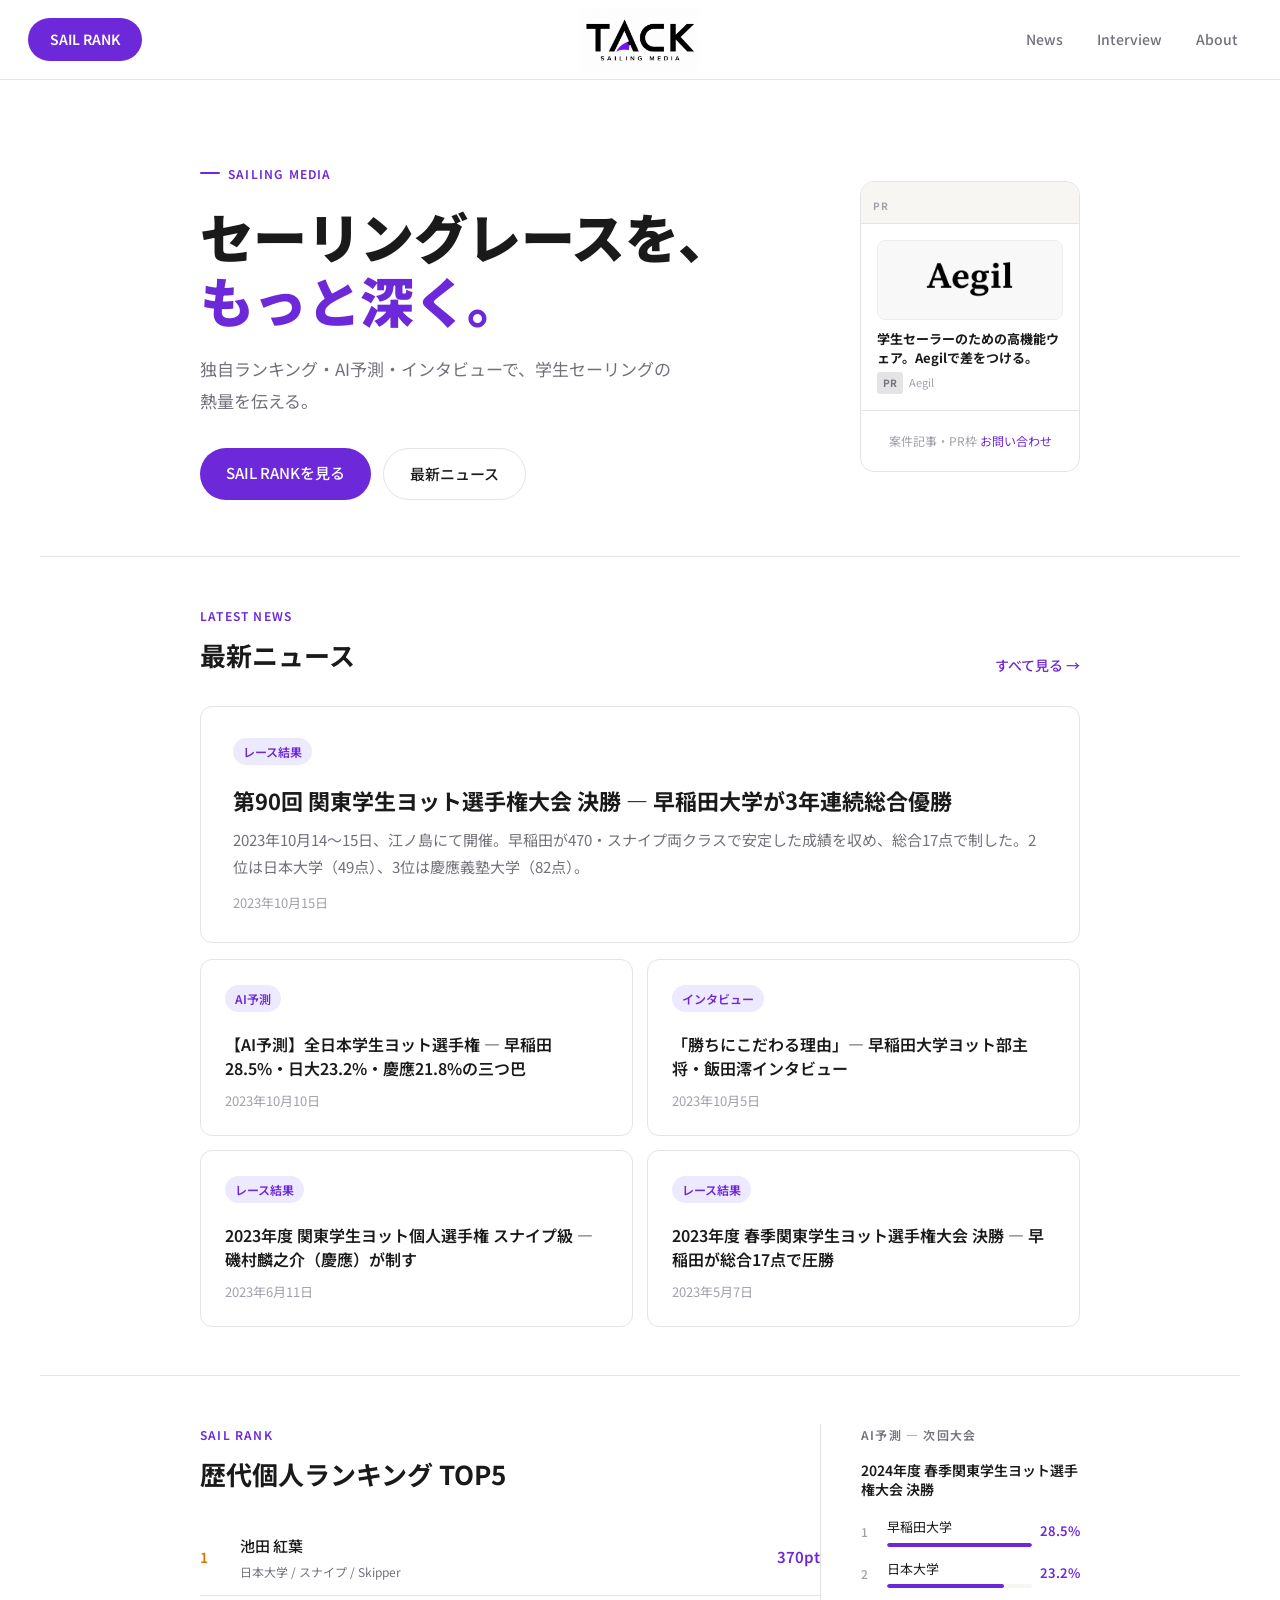
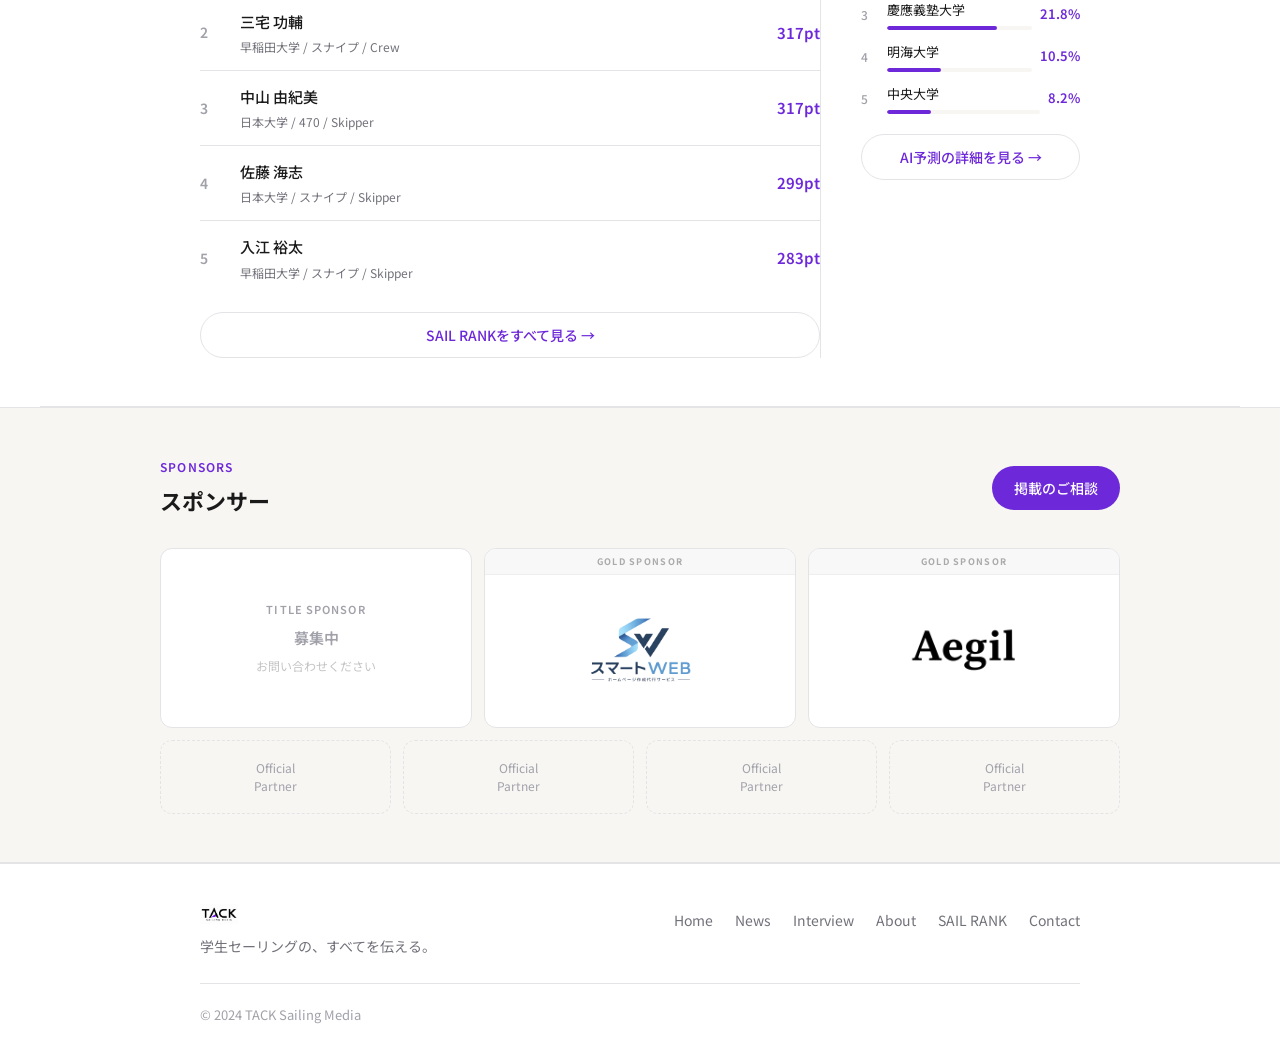
<file: index.html>
<!doctype html>
<html lang="ja">
<head>
<meta charset="utf-8">
<meta name="viewport" content="width=device-width,initial-scale=1">
<title>TACK — Sailing Media</title>
<link href="https://fonts.googleapis.com/css2?family=Noto+Sans+JP:wght@400;500;700;900&family=Noto+Serif+JP:wght@700&display=swap" rel="stylesheet">
<style>

:root{--black:#111;--white:#fff;--off:#f7f6f3;--purple:#6d28d9;--purple-s:#ede9fe;--text:#1a1a1a;--muted:#71717a;--light:#a1a1aa;--border:#e4e4e7;--radius:12px}
*,*::before,*::after{box-sizing:border-box;margin:0;padding:0}
body{font-family:'Noto Sans JP',sans-serif;background:#fff;color:#1a1a1a;font-size:17px;line-height:1.75;-webkit-font-smoothing:antialiased}
a{text-decoration:none;color:inherit}
img{display:block;max-width:100%}
.page-hero{padding:64px 40px 48px;max-width:960px;margin:0 auto}
.page-eyebrow{display:inline-flex;align-items:center;gap:8px;font-size:12px;font-weight:600;color:#6d28d9;letter-spacing:.1em;text-transform:uppercase;margin-bottom:16px}
.page-eyebrow::before{content:'';width:20px;height:2px;background:#6d28d9;border-radius:2px}
.page-title{font-size:clamp(28px,4vw,42px);font-weight:900;line-height:1.2;margin-bottom:12px}
.page-desc{font-size:17px;color:#71717a;line-height:1.85;max-width:540px}
.divider{height:1px;background:#e4e4e7;margin:0 40px}
.sec{padding:48px 40px;max-width:960px;margin:0 auto}
.sec-hd{display:flex;align-items:flex-end;justify-content:space-between;margin-bottom:24px;gap:16px}
.sec-label{font-size:12px;font-weight:600;color:#6d28d9;letter-spacing:.12em;text-transform:uppercase;margin-bottom:6px}
.sec-title{font-size:22px;font-weight:700}
.sec-more{font-size:14px;font-weight:500;color:#6d28d9}
.cat{display:inline-block;font-size:12px;font-weight:600;color:#6d28d9;background:#ede9fe;padding:3px 10px;border-radius:99px;margin-bottom:10px}
.date{font-size:13px;color:#a1a1aa}
.filter-bar{display:flex;gap:8px;flex-wrap:wrap;margin-bottom:28px}
.filter-btn{padding:7px 18px;border:1.5px solid #e4e4e7;border-radius:99px;background:transparent;font-size:13px;font-weight:500;color:#71717a;cursor:pointer;transition:all .2s;font-family:'Noto Sans JP',sans-serif}
.filter-btn:hover{border-color:#6d28d9;color:#6d28d9}
.filter-btn.active{background:#6d28d9;border-color:#6d28d9;color:#fff}
.news-feat{border:1px solid #e4e4e7;border-radius:12px;padding:32px;margin-bottom:16px;cursor:pointer;transition:border-color .2s}
.news-feat:hover{border-color:#6d28d9}
.feat-title{font-size:22px;font-weight:700;line-height:1.45;margin:10px 0}
.feat-desc{font-size:16px;color:#71717a;line-height:1.85;margin-bottom:14px}
.news-grid{display:grid;grid-template-columns:1fr 1fr;gap:16px}
.ncard{border:1px solid #e4e4e7;border-radius:12px;padding:24px;cursor:pointer;transition:border-color .2s}
.ncard:hover{border-color:#6d28d9}
.ncard-title{font-size:16px;font-weight:600;line-height:1.5;margin:10px 0 12px}
.pagination{display:flex;justify-content:center;gap:8px;padding:40px 0 0}
.page-btn{width:40px;height:40px;display:flex;align-items:center;justify-content:center;border:1.5px solid #e4e4e7;border-radius:8px;font-size:14px;font-weight:500;color:#71717a;cursor:pointer;transition:all .2s;font-family:'Noto Sans JP',sans-serif;background:transparent}
.page-btn:hover{border-color:#6d28d9;color:#6d28d9}
.page-btn.active{background:#6d28d9;border-color:#6d28d9;color:#fff}
footer{border-top:1px solid #e4e4e7}
.ft{max-width:960px;margin:0 auto;padding:40px 40px 32px;display:flex;flex-direction:column;gap:24px}
.ft-top{display:flex;align-items:flex-start;justify-content:space-between;gap:32px;flex-wrap:wrap}
.ft-brand img{height:20px;width:auto;margin-bottom:10px}
.ft-tag{font-size:14px;color:#71717a}
.ft-nav{display:flex;gap:22px;flex-wrap:wrap;padding-top:4px}
.ft-nav a{font-size:14px;color:#71717a;transition:color .15s;text-decoration:none}
.ft-nav a:hover{color:#111}
.ft-copy{border-top:1px solid #e4e4e7;padding-top:20px;font-size:13px;color:#a1a1aa}
/* ── NAV ── */
.nav{display:grid;grid-template-columns:1fr auto 1fr;align-items:center;padding:0 28px;height:80px;background:#fff;border-bottom:1px solid #e4e4e7;position:sticky;top:0;z-index:100}
.nav-logo{display:flex;align-items:center;justify-content:center}
.nav-logo img{height:64px;width:auto;display:block}
.nav-left{display:flex;align-items:center;justify-content:flex-start}
.nav-right{display:flex;align-items:center;justify-content:flex-end;gap:4px}
.nav-left a,.nav-right a{font-size:14px;font-weight:500;color:#71717a;padding:8px 14px;border-radius:6px;text-decoration:none;font-family:'Noto Sans JP',sans-serif;transition:color .15s,background .15s;white-space:nowrap}
.nav-left a:hover,.nav-right a:hover{color:#111;background:#f5f4f1}
.nav-sr{background:#6d28d9!important;color:#fff!important;font-weight:600!important;border-radius:99px!important;padding:9px 22px!important;font-size:14px!important;transition:opacity .2s!important}
.nav-sr:hover{opacity:.85!important}
.nav-ham{display:none;flex-direction:column;gap:5px;cursor:pointer;background:none;border:none;padding:8px;margin-left:4px}
.nav-ham span{width:22px;height:2px;background:#111;border-radius:2px;display:block}
.mobile-menu{display:none;flex-direction:column;background:#fff;border-bottom:1px solid #e4e4e7}
.mobile-menu.open{display:flex}
.mobile-menu a{padding:15px 24px;font-size:15px;font-weight:500;color:#111;border-bottom:1px solid #e4e4e7;font-family:'Noto Sans JP',sans-serif;text-decoration:none;transition:background .15s}
.mobile-menu a:hover{background:#f5f4f1}
.mobile-menu .mm-sr{color:#6d28d9!important;font-weight:700}
@media(max-width:768px){
  .nav{display:flex;justify-content:space-between;padding:0 16px;height:56px}
  .nav-logo img{height:30px}
  .nav-left{display:none}
  .nav-right a:not(button){display:none}
  .nav-ham{display:flex}
}
@media(max-width:768px){
  .page-hero{padding:40px 20px 32px}
  .divider{margin:0 16px}
  .sec{padding:32px 20px}
  .news-grid{grid-template-columns:1fr}
  .ft{padding:28px 20px}
  .ft-top{flex-direction:column;gap:20px}
}


.hero{display:grid;grid-template-columns:1fr 220px;gap:48px;align-items:center;max-width:960px;margin:0 auto;padding:72px 40px 56px}
.hero-eyebrow{display:inline-flex;align-items:center;gap:8px;font-size:12px;font-weight:600;color:#6d28d9;letter-spacing:.1em;text-transform:uppercase;margin-bottom:20px}
.hero-eyebrow::before{content:'';width:20px;height:2px;background:#6d28d9;border-radius:2px}
.hero-title{font-size:clamp(36px,4.8vw,54px);font-weight:900;line-height:1.2;letter-spacing:-.01em;margin-bottom:20px}
.hero-title em{color:#6d28d9;font-style:normal}
.hero-desc{font-size:17px;color:#71717a;line-height:1.85;margin-bottom:32px;max-width:480px}
.hero-btns{display:flex;gap:12px;flex-wrap:wrap}
.btn-p{background:#6d28d9;color:#fff;font-size:15px;font-weight:500;padding:12px 26px;border-radius:99px;text-decoration:none;transition:opacity .2s}
.btn-p:hover{opacity:.85}
.btn-g{border:1.5px solid #e4e4e7;color:#1a1a1a;font-size:15px;font-weight:500;padding:12px 26px;border-radius:99px;text-decoration:none;transition:all .2s}
.btn-g:hover{border-color:#6d28d9;color:#6d28d9}
.divider{height:1px;background:#e4e4e7;margin:0 40px}
.sec{padding:48px 40px;max-width:960px;margin:0 auto}
.sec-hd{display:flex;align-items:flex-end;justify-content:space-between;margin-bottom:28px;gap:16px}
.sec-label{font-size:12px;font-weight:600;color:#6d28d9;letter-spacing:.1em;text-transform:uppercase;margin-bottom:6px}
.sec-title{font-size:26px;font-weight:700}
.sec-more{font-size:14px;font-weight:500;color:#6d28d9;text-decoration:none;transition:opacity .2s}
.sec-more:hover{opacity:.7}
.cat{display:inline-block;font-size:12px;font-weight:600;color:#6d28d9;background:#ede9fe;padding:3px 10px;border-radius:99px;margin-bottom:10px}
.date{font-size:13px;color:#a1a1aa}
.news-feat{border:1px solid #e4e4e7;border-radius:12px;padding:28px 32px;margin-bottom:16px;cursor:pointer;transition:border-color .2s}
.news-feat:hover{border-color:#6d28d9}
.feat-title{font-size:22px;font-weight:700;line-height:1.4;margin:10px 0}
.feat-desc{font-size:15px;color:#71717a;line-height:1.8;margin-bottom:12px}
.news-grid{display:grid;grid-template-columns:1fr 1fr;gap:14px}
.ncard{border:1px solid #e4e4e7;border-radius:12px;padding:22px 24px;cursor:pointer;transition:border-color .2s}
.ncard:hover{border-color:#6d28d9}
.ncard-title{font-size:16px;font-weight:600;line-height:1.5;margin:10px 0}
.two-col{display:grid;grid-template-columns:1fr 260px;gap:0;max-width:960px;margin:0 auto;padding:48px 40px}
.rk-h{font-size:12px;font-weight:600;color:#71717a;letter-spacing:.1em;text-transform:uppercase;margin-bottom:16px}
.rk-list{display:flex;flex-direction:column}
.rk-row{display:grid;grid-template-columns:28px 1fr auto;gap:12px;align-items:center;padding:13px 0;border-bottom:1px solid #e4e4e7}
.rk-row:last-child{border:none}
.rk-n{font-size:14px;font-weight:600;color:#a1a1aa}
.rk-n.g{color:#d97706}
.rk-name{font-size:15px;font-weight:500}
.rk-univ{font-size:12px;color:#71717a;margin-top:1px}
.rk-pt{font-size:15px;font-weight:600;color:#6d28d9}
.rk-btn{display:block;text-align:center;border:1.5px solid #e4e4e7;border-radius:99px;padding:10px;font-size:14px;font-weight:500;color:#6d28d9;margin-top:16px;text-decoration:none;transition:all .2s}
.rk-btn:hover{background:#ede9fe;border-color:#6d28d9}
.side{padding-left:40px;border-left:1px solid #e4e4e7}
.ai-event{font-size:14px;font-weight:600;margin-bottom:16px;line-height:1.4}
.ai-rows{display:flex;flex-direction:column;gap:11px}
.ai-row{display:grid;grid-template-columns:18px 1fr auto;gap:8px;align-items:center}
.ai-n{font-size:12px;font-weight:500;color:#a1a1aa}
.ai-u{font-size:13px;margin-bottom:4px}
.ai-bw{height:4px;background:#f7f6f3;border-radius:99px;overflow:hidden}
.ai-b{height:100%;background:#6d28d9;border-radius:99px}
.ai-p{font-size:13px;font-weight:600;color:#6d28d9}
.spon{background:#f7f6f3;border-top:1px solid #e4e4e7;border-bottom:1px solid #e4e4e7;padding:48px 40px}
.spon-in{max-width:960px;margin:0 auto}
.spon-top{display:flex;align-items:center;justify-content:space-between;margin-bottom:28px;gap:16px;flex-wrap:wrap}
.spon-ey{font-size:12px;font-weight:600;color:#6d28d9;letter-spacing:.1em;text-transform:uppercase;margin-bottom:4px}
.spon-h{font-size:22px;font-weight:700}
.spon-btn{background:#6d28d9;color:#fff;font-size:14px;font-weight:500;padding:10px 22px;border-radius:99px;white-space:nowrap;text-decoration:none;transition:opacity .2s}
.spon-btn:hover{opacity:.85}
.spon-g{display:grid;grid-template-columns:1fr 1fr 1fr;gap:12px;margin-bottom:12px}
.sc{border:1.5px solid #e4e4e7;border-radius:12px;display:flex;flex-direction:column;align-items:center;justify-content:center;padding:24px;min-height:96px;background:#fff;transition:border-color .2s;overflow:hidden}
.sc:hover{border-color:#6d28d9}
.sc-l{font-size:11px;font-weight:600;color:#a1a1aa;letter-spacing:.1em;text-transform:uppercase;margin-bottom:6px}
.sc-e{font-size:13px;color:#a1a1aa}
.spon-p{display:grid;grid-template-columns:repeat(4,1fr);gap:12px}
.sp{border:1.5px dashed #e4e4e7;border-radius:12px;display:flex;align-items:center;justify-content:center;padding:18px;min-height:70px}
.sp-e{font-size:12px;color:#a1a1aa;text-align:center;line-height:1.5}
footer{border-top:1px solid #e4e4e7}
.ft{max-width:960px;margin:0 auto;padding:40px 40px 32px;display:flex;flex-direction:column;gap:24px}
.ft-top{display:flex;align-items:flex-start;justify-content:space-between;gap:32px;flex-wrap:wrap}
.ft-brand img{height:20px;width:auto;margin-bottom:10px}
.ft-tag{font-size:14px;color:#71717a}
.ft-nav{display:flex;gap:22px;flex-wrap:wrap;padding-top:4px}
.ft-nav a{font-size:14px;color:#71717a;transition:color .15s;text-decoration:none}
.ft-nav a:hover{color:#111}
.ft-copy{border-top:1px solid #e4e4e7;padding-top:20px;font-size:13px;color:#a1a1aa}
@media(max-width:768px){
  .hero{grid-template-columns:1fr;gap:20px;padding:36px 20px 32px}
  .hero-ad{height:auto!important;width:100%}
  .hero-title{font-size:32px}
  .hero-desc{font-size:15px}
  .divider{margin:0 16px}
  .sec{padding:32px 20px}
  .news-feat{padding:20px}
  .ncard{padding:18px}
  .news-grid{grid-template-columns:1fr}
  .two-col{grid-template-columns:1fr;padding:32px 20px;gap:0}
  .side{padding-left:0;border-left:none;border-top:1px solid #e4e4e7;padding-top:24px;margin-top:24px}
  .spon{padding:32px 20px}
  .spon-g{grid-template-columns:1fr!important}
  .spon-p{grid-template-columns:1fr 1fr}
  .ft{padding:28px 20px}
  .ft-top{flex-direction:column;gap:20px}
}
@media(max-width:480px){
  .spon-p{grid-template-columns:1fr}
}
/* === TACK NAV === */
.tack-nav{display:grid;grid-template-columns:1fr auto 1fr;align-items:center;padding:0 28px;height:80px;background:#fff;border-bottom:1px solid #e4e4e7;position:sticky;top:0;z-index:999;}
.tnav-left{display:flex;align-items:center;justify-content:flex-start;}
.tnav-center{display:flex;align-items:center;justify-content:center;}
.tnav-center img{height:64px;width:auto;display:block;}
.tnav-right{display:flex;align-items:center;justify-content:flex-end;gap:6px;}
.tnav-left a,.tnav-right a{font-size:14px;font-weight:500;color:#71717a;padding:8px 14px;border-radius:6px;text-decoration:none;white-space:nowrap;transition:color .15s,background .15s;}
.tnav-left a:hover,.tnav-right a:hover{color:#111;background:#f5f4f1;}
.tnav-sr{background:#6d28d9!important;color:#fff!important;font-weight:600!important;border-radius:99px!important;padding:9px 22px!important;font-size:14px!important;}
.tnav-sr:hover{opacity:.85!important;}
.tnav-ham{display:none;flex-direction:column;gap:5px;cursor:pointer;background:none;border:none;padding:8px;margin-left:4px;}
.tnav-ham span{width:22px;height:2px;background:#111;border-radius:2px;display:block;}
.tnav-mobile{display:none;flex-direction:column;background:#fff;border-bottom:1px solid #e4e4e7;position:sticky;top:80px;z-index:998;}
.tnav-mobile.open{display:flex;}
.tnav-mobile a{padding:15px 24px;font-size:15px;font-weight:500;color:#111;border-bottom:1px solid #e4e4e7;text-decoration:none;transition:background .15s;}
.tnav-mobile a:last-child{border-bottom:none;}
.tnav-mobile a:hover{background:#f5f4f1;}
.tnav-sr-mob{color:#6d28d9!important;font-weight:700!important;}
@media(max-width:768px){
  .tack-nav{display:flex;justify-content:space-between;padding:0 10px;height:58px;}
  .tnav-left,.tnav-right a:not(button){display:none!important;}
  .tnav-ham{display:flex!important;}
  .tnav-center img{height:46px;}
  .tnav-mobile{top:58px;}
}

</style>
</head>
<body>

<nav class="tack-nav">
  <div class="tnav-left">
    <a href="sailrank.html" class="tnav-sr">SAIL RANK</a>
  </div>
  <div class="tnav-center">
    <a href="index.html"><img src="tack-logo.png" alt="TACK"></a>
  </div>
  <div class="tnav-right">
    <a href="news.html">News</a>
    <a href="interview.html">Interview</a>
    <a href="about.html">About</a>
    <button class="tnav-ham" id="tnavHam" aria-label="メニュー"><span></span><span></span><span></span></button>
  </div>
</nav>
<div class="tnav-mobile" id="tnavMobile">
  <a href="news.html">News</a>
  <a href="interview.html">Interview</a>
  <a href="about.html">About</a>
  <a href="sailrank.html" class="tnav-sr-mob">SAIL RANK</a>
</div>

<!-- HERO -->
<div class="hero">
  <div>
    <div class="hero-eyebrow">Sailing Media</div>
    <h1 class="hero-title">セーリングレースを、<br><em>もっと深く。</em></h1>
    <p class="hero-desc">独自ランキング・AI予測・インタビューで、学生セーリングの熱量を伝える。</p>
    <div class="hero-btns">
      <a href="sailrank.html" class="btn-p">SAIL RANKを見る</a>
      <a href="#news" class="btn-g">最新ニュース</a>
    </div>
  </div>
  <!-- PR枠 -->
  <div style="display:flex;flex-direction:column;gap:0;border:1px solid #e4e4e7;border-radius:14px;overflow:hidden;background:#fff">
    <div style="padding:6px 12px;background:#f7f6f3;border-bottom:1px solid #e4e4e7">
      <span style="font-size:10px;font-weight:700;color:#a1a1aa;letter-spacing:.08em">PR</span>
    </div>
    <a href="https://aegil-ag.jp" target="_blank" rel="noopener" style="display:flex;flex-direction:column;text-decoration:none;padding:16px;gap:10px;transition:background .15s;border-bottom:1px solid #e4e4e7" onmouseover="this.style.background='#f7f6f3'" onmouseout="this.style.background='transparent'">
      <div style="height:80px;background:#f8f8f8;border:1px solid #eee;border-radius:8px;display:flex;align-items:center;justify-content:center;">
        <img src="aegil-logo-black.png" alt="Aegil" style="width:100px;height:auto;display:block">
      </div>
      <div>
        <div style="font-size:13px;font-weight:700;color:#1a1a1a;line-height:1.45;margin-bottom:4px">学生セーラーのための高機能ウェア。Aegilで差をつける。</div>
        <div style="display:flex;align-items:center;gap:6px;margin-top:4px">
          <span style="font-size:10px;font-weight:700;background:#e4e4e7;color:#71717a;padding:2px 6px;border-radius:3px">PR</span>
          <span style="font-size:11px;color:#a1a1aa">Aegil</span>
        </div>
      </div>
    </a>
    <div style="padding:14px 16px;display:flex;align-items:center;justify-content:center;min-height:60px">
      <span style="font-size:12px;color:#a1a1aa">案件記事・PR枠 <a href="mailto:info@tack-sailing.jp" style="color:#6d28d9;text-decoration:none">お問い合わせ</a></span>
    </div>
  </div>
</div>

<div class="divider"></div>

<!-- NEWS -->
<div class="sec" id="news">
  <div class="sec-hd">
    <div><div class="sec-label">Latest News</div><div class="sec-title">最新ニュース</div></div>
    <a href="news.html" class="sec-more">すべて見る →</a>
  </div>
  <div class="news-feat">
    <span class="cat">レース結果</span>
    <div class="feat-title">第90回 関東学生ヨット選手権大会 決勝 — 早稲田大学が3年連続総合優勝</div>
    <div class="feat-desc">2023年10月14〜15日、江ノ島にて開催。早稲田が470・スナイプ両クラスで安定した成績を収め、総合17点で制した。2位は日本大学（49点）、3位は慶應義塾大学（82点）。</div>
    <div class="date">2023年10月15日</div>
  </div>
  <div class="news-grid">
    <div class="ncard"><span class="cat">AI予測</span><div class="ncard-title">【AI予測】全日本学生ヨット選手権 — 早稲田28.5%・日大23.2%・慶應21.8%の三つ巴</div><div class="date">2023年10月10日</div></div>
    <div class="ncard"><span class="cat">インタビュー</span><div class="ncard-title">「勝ちにこだわる理由」— 早稲田大学ヨット部主将・飯田澪インタビュー</div><div class="date">2023年10月5日</div></div>
    <div class="ncard"><span class="cat">レース結果</span><div class="ncard-title">2023年度 関東学生ヨット個人選手権 スナイプ級 — 磯村麟之介（慶應）が制す</div><div class="date">2023年6月11日</div></div>
    <div class="ncard"><span class="cat">レース結果</span><div class="ncard-title">2023年度 春季関東学生ヨット選手権大会 決勝 — 早稲田が総合17点で圧勝</div><div class="date">2023年5月7日</div></div>
  </div>
</div>

<div class="divider"></div>

<!-- RANK + AI -->
<div class="two-col">
  <div>
    <div class="sec-label">SAIL RANK</div>
    <div class="sec-title" style="margin-bottom:24px">歴代個人ランキング TOP5</div>
    <div class="rk-list">
      <div class="rk-row"><div class="rk-n g">1</div><div><div class="rk-name">池田 紅葉</div><div class="rk-univ">日本大学 / スナイプ / Skipper</div></div><div class="rk-pt">370pt</div></div>
      <div class="rk-row"><div class="rk-n">2</div><div><div class="rk-name">三宅 功輔</div><div class="rk-univ">早稲田大学 / スナイプ / Crew</div></div><div class="rk-pt">317pt</div></div>
      <div class="rk-row"><div class="rk-n">3</div><div><div class="rk-name">中山 由紀美</div><div class="rk-univ">日本大学 / 470 / Skipper</div></div><div class="rk-pt">317pt</div></div>
      <div class="rk-row"><div class="rk-n">4</div><div><div class="rk-name">佐藤 海志</div><div class="rk-univ">日本大学 / スナイプ / Skipper</div></div><div class="rk-pt">299pt</div></div>
      <div class="rk-row"><div class="rk-n">5</div><div><div class="rk-name">入江 裕太</div><div class="rk-univ">早稲田大学 / スナイプ / Skipper</div></div><div class="rk-pt">283pt</div></div>
    </div>
    <a href="sailrank.html" class="rk-btn">SAIL RANKをすべて見る →</a>
  </div>
  <div class="side">
    <div class="rk-h">AI予測 — 次回大会</div>
    <div class="ai-event">2024年度 春季関東学生ヨット選手権大会 決勝</div>
    <div class="ai-rows">
      <div class="ai-row"><div class="ai-n">1</div><div><div class="ai-u">早稲田大学</div><div class="ai-bw"><div class="ai-b" style="width:100%"></div></div></div><div class="ai-p">28.5%</div></div>
      <div class="ai-row"><div class="ai-n">2</div><div><div class="ai-u">日本大学</div><div class="ai-bw"><div class="ai-b" style="width:81%"></div></div></div><div class="ai-p">23.2%</div></div>
      <div class="ai-row"><div class="ai-n">3</div><div><div class="ai-u">慶應義塾大学</div><div class="ai-bw"><div class="ai-b" style="width:76%"></div></div></div><div class="ai-p">21.8%</div></div>
      <div class="ai-row"><div class="ai-n">4</div><div><div class="ai-u">明海大学</div><div class="ai-bw"><div class="ai-b" style="width:37%"></div></div></div><div class="ai-p">10.5%</div></div>
      <div class="ai-row"><div class="ai-n">5</div><div><div class="ai-u">中央大学</div><div class="ai-bw"><div class="ai-b" style="width:29%"></div></div></div><div class="ai-p">8.2%</div></div>
    </div>
    <a href="sailrank.html" class="rk-btn" style="margin-top:20px">AI予測の詳細を見る →</a>
  </div>
</div>

<div class="divider"></div>

<!-- SPONSOR -->
<div class="spon">
  <div class="spon-in">
    <div class="spon-top">
      <div><div class="spon-ey">Sponsors</div><div class="spon-h">スポンサー</div></div>
      <a href="mailto:info@tack-sailing.jp" class="spon-btn">掲載のご相談</a>
    </div>
    <div class="spon-g">
      <!-- Title Sponsor: 募集中 -->
      <div class="sc">
        <div class="sc-l">Title Sponsor</div>
        <div class="sc-e" style="font-size:15px;font-weight:600;color:#a1a1aa">募集中</div>
        <div style="font-size:12px;color:#c4c4c4;margin-top:4px">お問い合わせください</div>
      </div>
      <!-- Gold Sponsor: スマートWEB -->
      <a href="https://smartweb-snowy.vercel.app/#" target="_blank" rel="noopener" class="sc" style="text-decoration:none;padding:0;overflow:hidden;border:1.5px solid #e4e4e7;transition:border-color .2s;flex-direction:column;align-items:stretch" onmouseover="this.style.borderColor='#6d28d9'" onmouseout="this.style.borderColor='#e4e4e7'">
        <div style="background:#f8f8f8;text-align:center;padding:5px 0;border-bottom:1px solid #eee;font-size:9px;font-weight:700;letter-spacing:.14em;text-transform:uppercase;color:#aaa">Gold Sponsor</div>
        <div style="flex:1;display:flex;align-items:center;justify-content:center;padding:16px 12px">
          <img src="smartweb-logo.png" alt="スマートWEB" style="width:100%;max-width:140px;height:auto;display:block">
        </div>
      </a>
      <!-- Gold Sponsor: Aegil -->
      <a href="https://aegil-ag.jp" target="_blank" rel="noopener" class="sc" style="text-decoration:none;padding:0;overflow:hidden;border:1.5px solid #e4e4e7;transition:border-color .2s;flex-direction:column;align-items:stretch" onmouseover="this.style.borderColor='#6d28d9'" onmouseout="this.style.borderColor='#e4e4e7'">
        <div style="background:#f8f8f8;text-align:center;padding:5px 0;border-bottom:1px solid #eee;font-size:9px;font-weight:700;letter-spacing:.14em;text-transform:uppercase;color:#aaa">Gold Sponsor</div>
        <div style="flex:1;display:flex;align-items:center;justify-content:center;padding:16px 12px">
          <img src="aegil-logo-black.png" alt="Aegil" style="width:100%;max-width:120px;height:auto;display:block">
        </div>
      </a>
    </div>
    <div class="spon-p">
      <div class="sp"><div class="sp-e">Official<br>Partner</div></div>
      <div class="sp"><div class="sp-e">Official<br>Partner</div></div>
      <div class="sp"><div class="sp-e">Official<br>Partner</div></div>
      <div class="sp"><div class="sp-e">Official<br>Partner</div></div>
    </div>
  </div>
</div>

<!-- FOOTER -->
<footer>
  <div class="ft">
    <div class="ft-top">
      <div class="ft-brand"><img src="tack-logo.png" alt="TACK"><div class="ft-tag">学生セーリングの、すべてを伝える。</div></div>
      <nav class="ft-nav">
        <a href="index.html">Home</a><a href="news.html">News</a>
        <a href="interview.html">Interview</a><a href="about.html">About</a>
        <a href="sailrank.html">SAIL RANK</a><a href="mailto:info@tack-sailing.jp">Contact</a>
      </nav>
    </div>
    <div class="ft-copy">© 2024 TACK Sailing Media</div>
  </div>
</footer>

<script>
(function(){
  var h=document.getElementById('tnavHam'),m=document.getElementById('tnavMobile');
  if(h&&m){h.addEventListener('click',function(){m.classList.toggle('open');});}
})();
</script>
</body>
</html>
</file>
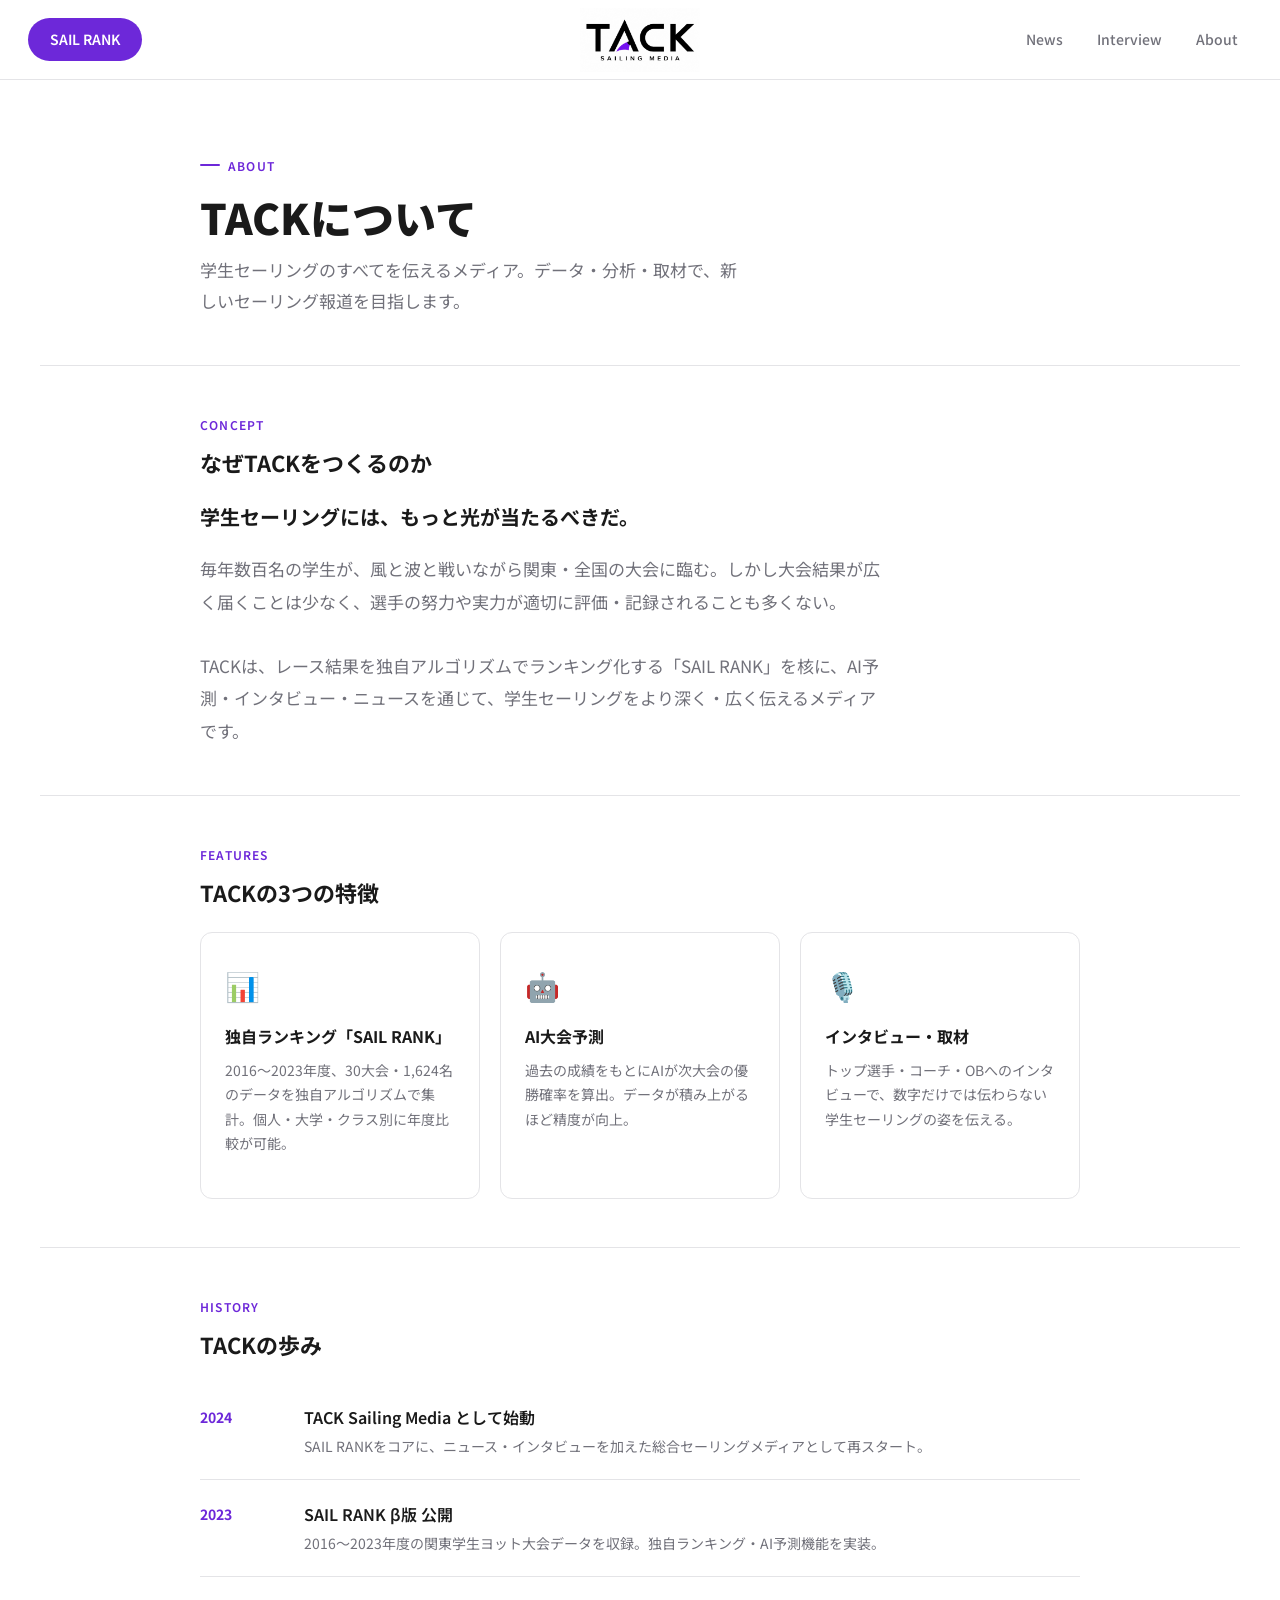
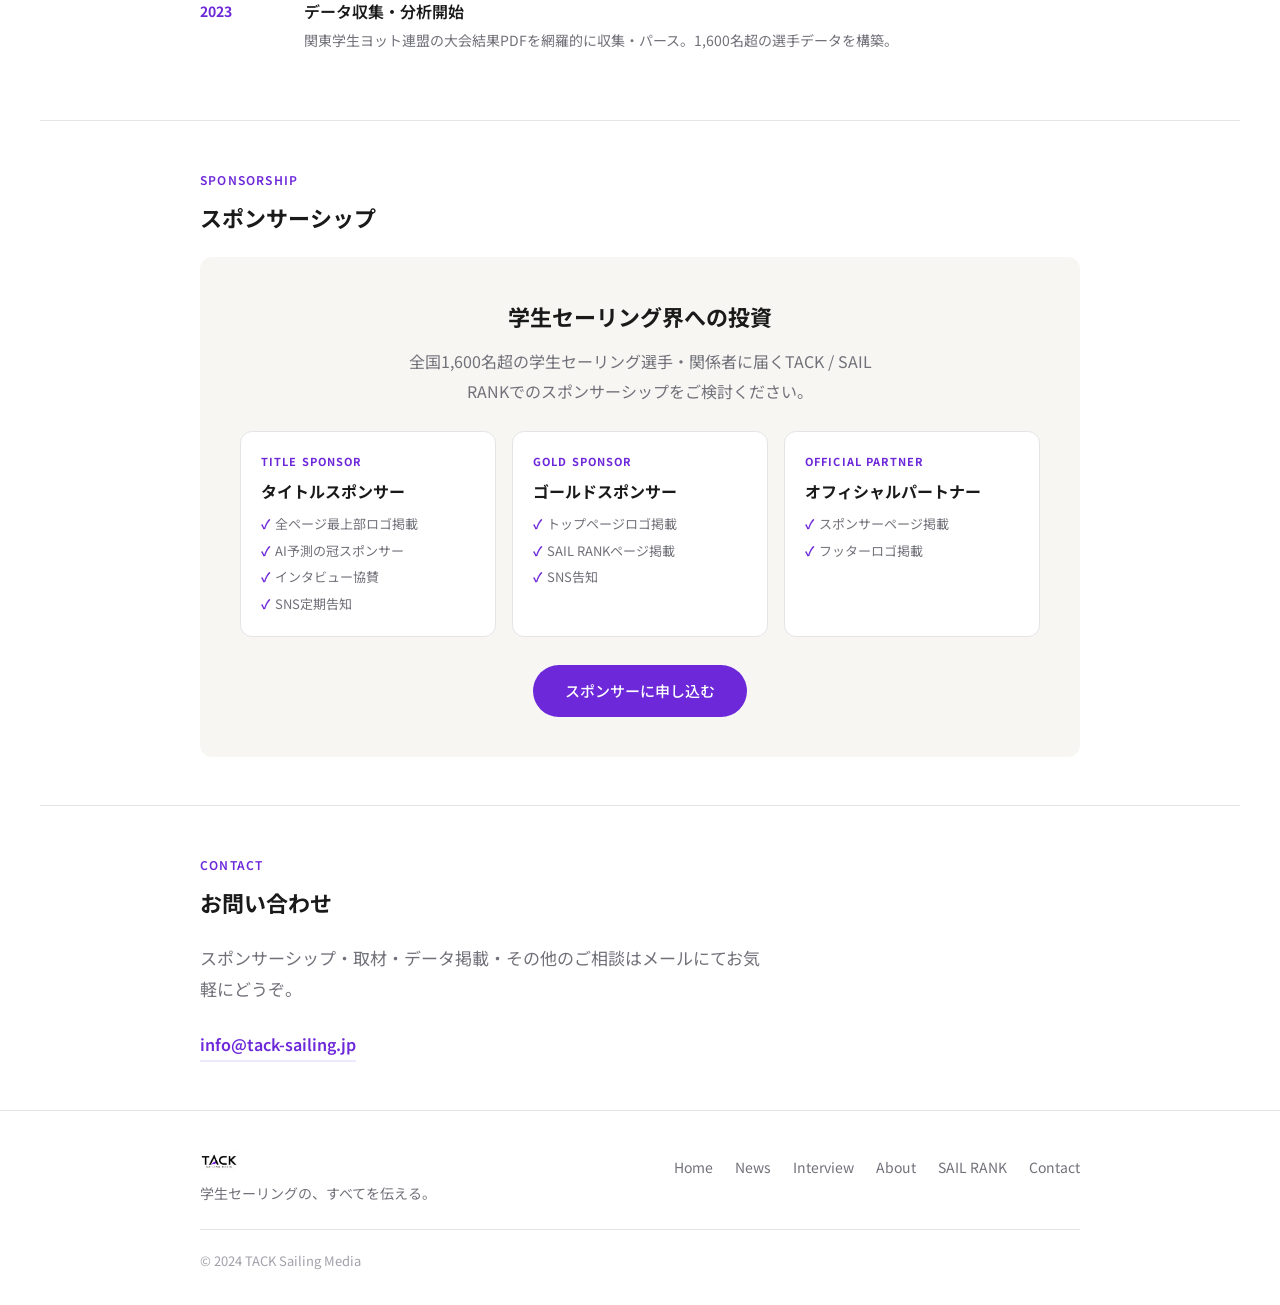
<file: about.html>
<!doctype html>
<html lang="ja">
<head>
<meta charset="utf-8">
<meta name="viewport" content="width=device-width,initial-scale=1">
<title>About | TACK Sailing Media</title>
<link href="https://fonts.googleapis.com/css2?family=Noto+Sans+JP:wght@400;500;700;900&family=Noto+Serif+JP:wght@700&display=swap" rel="stylesheet">
<style>

:root{--black:#111;--white:#fff;--off:#f7f6f3;--purple:#6d28d9;--purple-s:#ede9fe;--text:#1a1a1a;--muted:#71717a;--light:#a1a1aa;--border:#e4e4e7;--radius:12px}
*,*::before,*::after{box-sizing:border-box;margin:0;padding:0}
body{font-family:'Noto Sans JP',sans-serif;background:#fff;color:#1a1a1a;font-size:17px;line-height:1.75;-webkit-font-smoothing:antialiased}
a{text-decoration:none;color:inherit}
img{display:block;max-width:100%}
.page-hero{padding:64px 40px 48px;max-width:960px;margin:0 auto}
.page-eyebrow{display:inline-flex;align-items:center;gap:8px;font-size:12px;font-weight:600;color:#6d28d9;letter-spacing:.1em;text-transform:uppercase;margin-bottom:16px}
.page-eyebrow::before{content:'';width:20px;height:2px;background:#6d28d9;border-radius:2px}
.page-title{font-size:clamp(28px,4vw,42px);font-weight:900;line-height:1.2;margin-bottom:12px}
.page-desc{font-size:17px;color:#71717a;line-height:1.85;max-width:540px}
.divider{height:1px;background:#e4e4e7;margin:0 40px}
.sec{padding:48px 40px;max-width:960px;margin:0 auto}
.sec-hd{display:flex;align-items:flex-end;justify-content:space-between;margin-bottom:24px;gap:16px}
.sec-label{font-size:12px;font-weight:600;color:#6d28d9;letter-spacing:.12em;text-transform:uppercase;margin-bottom:6px}
.sec-title{font-size:22px;font-weight:700}
.sec-more{font-size:14px;font-weight:500;color:#6d28d9}
.cat{display:inline-block;font-size:12px;font-weight:600;color:#6d28d9;background:#ede9fe;padding:3px 10px;border-radius:99px;margin-bottom:10px}
.date{font-size:13px;color:#a1a1aa}
.filter-bar{display:flex;gap:8px;flex-wrap:wrap;margin-bottom:28px}
.filter-btn{padding:7px 18px;border:1.5px solid #e4e4e7;border-radius:99px;background:transparent;font-size:13px;font-weight:500;color:#71717a;cursor:pointer;transition:all .2s;font-family:'Noto Sans JP',sans-serif}
.filter-btn:hover{border-color:#6d28d9;color:#6d28d9}
.filter-btn.active{background:#6d28d9;border-color:#6d28d9;color:#fff}
.news-feat{border:1px solid #e4e4e7;border-radius:12px;padding:32px;margin-bottom:16px;cursor:pointer;transition:border-color .2s}
.news-feat:hover{border-color:#6d28d9}
.feat-title{font-size:22px;font-weight:700;line-height:1.45;margin:10px 0}
.feat-desc{font-size:16px;color:#71717a;line-height:1.85;margin-bottom:14px}
.news-grid{display:grid;grid-template-columns:1fr 1fr;gap:16px}
.ncard{border:1px solid #e4e4e7;border-radius:12px;padding:24px;cursor:pointer;transition:border-color .2s}
.ncard:hover{border-color:#6d28d9}
.ncard-title{font-size:16px;font-weight:600;line-height:1.5;margin:10px 0 12px}
.pagination{display:flex;justify-content:center;gap:8px;padding:40px 0 0}
.page-btn{width:40px;height:40px;display:flex;align-items:center;justify-content:center;border:1.5px solid #e4e4e7;border-radius:8px;font-size:14px;font-weight:500;color:#71717a;cursor:pointer;transition:all .2s;font-family:'Noto Sans JP',sans-serif;background:transparent}
.page-btn:hover{border-color:#6d28d9;color:#6d28d9}
.page-btn.active{background:#6d28d9;border-color:#6d28d9;color:#fff}
footer{border-top:1px solid #e4e4e7}
.ft{max-width:960px;margin:0 auto;padding:40px 40px 32px;display:flex;flex-direction:column;gap:24px}
.ft-top{display:flex;align-items:flex-start;justify-content:space-between;gap:32px;flex-wrap:wrap}
.ft-brand img{height:20px;width:auto;margin-bottom:10px}
.ft-tag{font-size:14px;color:#71717a}
.ft-nav{display:flex;gap:22px;flex-wrap:wrap;padding-top:4px}
.ft-nav a{font-size:14px;color:#71717a;transition:color .15s;text-decoration:none}
.ft-nav a:hover{color:#111}
.ft-copy{border-top:1px solid #e4e4e7;padding-top:20px;font-size:13px;color:#a1a1aa}
/* ── NAV ── */
.nav{display:grid;grid-template-columns:1fr auto 1fr;align-items:center;padding:0 28px;height:80px;background:#fff;border-bottom:1px solid #e4e4e7;position:sticky;top:0;z-index:100}
.nav-logo{display:flex;align-items:center;justify-content:center}
.nav-logo img{height:64px;width:auto;display:block}
.nav-left{display:flex;align-items:center;justify-content:flex-start}
.nav-right{display:flex;align-items:center;justify-content:flex-end;gap:4px}
.nav-left a,.nav-right a{font-size:14px;font-weight:500;color:#71717a;padding:8px 14px;border-radius:6px;text-decoration:none;font-family:'Noto Sans JP',sans-serif;transition:color .15s,background .15s;white-space:nowrap}
.nav-left a:hover,.nav-right a:hover{color:#111;background:#f5f4f1}
.nav-sr{background:#6d28d9!important;color:#fff!important;font-weight:600!important;border-radius:99px!important;padding:9px 22px!important;font-size:14px!important;transition:opacity .2s!important}
.nav-sr:hover{opacity:.85!important}
.nav-ham{display:none;flex-direction:column;gap:5px;cursor:pointer;background:none;border:none;padding:8px;margin-left:4px}
.nav-ham span{width:22px;height:2px;background:#111;border-radius:2px;display:block}
.mobile-menu{display:none;flex-direction:column;background:#fff;border-bottom:1px solid #e4e4e7}
.mobile-menu.open{display:flex}
.mobile-menu a{padding:15px 24px;font-size:15px;font-weight:500;color:#111;border-bottom:1px solid #e4e4e7;font-family:'Noto Sans JP',sans-serif;text-decoration:none;transition:background .15s}
.mobile-menu a:hover{background:#f5f4f1}
.mobile-menu .mm-sr{color:#6d28d9!important;font-weight:700}
@media(max-width:768px){
  .nav{display:flex;justify-content:space-between;padding:0 16px;height:56px}
  .nav-logo img{height:30px}
  .nav-left{display:none}
  .nav-right a:not(button){display:none}
  .nav-ham{display:flex}
}
@media(max-width:768px){
  .page-hero{padding:40px 20px 32px}
  .divider{margin:0 16px}
  .sec{padding:32px 20px}
  .news-grid{grid-template-columns:1fr}
  .ft{padding:28px 20px}
  .ft-top{flex-direction:column;gap:20px}
}


.page-hero{padding:64px 40px 48px;max-width:960px;margin:0 auto}
.page-eyebrow{display:inline-flex;align-items:center;gap:8px;font-size:12px;font-weight:600;color:#6d28d9;letter-spacing:.1em;text-transform:uppercase;margin-bottom:16px}
.page-eyebrow::before{content:'';width:20px;height:2px;background:#6d28d9;border-radius:2px}
.page-title{font-size:clamp(28px,4vw,42px);font-weight:900;line-height:1.2;margin-bottom:12px}
.page-desc{font-size:17px;color:#71717a;line-height:1.85;max-width:540px}
.divider{height:1px;background:#e4e4e7;margin:0 40px}
.sec{padding:48px 40px;max-width:960px;margin:0 auto}
.sec-label{font-size:12px;font-weight:600;color:#6d28d9;letter-spacing:.1em;text-transform:uppercase;margin-bottom:8px}
.sec-title{font-size:22px;font-weight:700;margin-bottom:20px}
.concept-block{max-width:680px}
.concept-lead{font-size:20px;font-weight:700;line-height:1.6;margin-bottom:20px}
.concept-body{font-size:17px;color:#71717a;line-height:1.9}
.features{display:grid;grid-template-columns:1fr 1fr 1fr;gap:20px;margin-top:8px}
.feat-item{border:1px solid #e4e4e7;border-radius:12px;padding:28px 24px}
.feat-icon{font-size:28px;margin-bottom:12px}
.feat-name{font-size:16px;font-weight:700;margin-bottom:8px}
.feat-desc{font-size:14px;color:#71717a;line-height:1.75}
.timeline{display:flex;flex-direction:column;gap:0}
.tl-item{display:grid;grid-template-columns:80px 1fr;gap:24px;padding:20px 0;border-bottom:1px solid #e4e4e7}
.tl-item:last-child{border:none}
.tl-year{font-size:14px;font-weight:700;color:#6d28d9;padding-top:2px}
.tl-title{font-size:16px;font-weight:600;margin-bottom:4px}
.tl-desc{font-size:14px;color:#71717a;line-height:1.7}
.sponsor-intro{background:#f7f6f3;border-radius:12px;padding:40px;text-align:center}
.sponsor-intro-title{font-size:22px;font-weight:700;margin-bottom:12px}
.sponsor-intro-desc{font-size:16px;color:#71717a;line-height:1.85;margin-bottom:24px;max-width:500px;margin-left:auto;margin-right:auto}
.sponsor-tiers{display:grid;grid-template-columns:1fr 1fr 1fr;gap:16px;margin-bottom:28px;text-align:left}
.tier-card{border:1px solid #e4e4e7;border-radius:12px;padding:20px;background:#fff}
.tier-name{font-size:11px;font-weight:700;letter-spacing:.1em;text-transform:uppercase;color:#6d28d9;margin-bottom:6px}
.tier-title{font-size:16px;font-weight:700;margin-bottom:8px}
.tier-perks{list-style:none;display:flex;flex-direction:column;gap:4px}
.tier-perks li{font-size:13px;color:#71717a;padding-left:14px;position:relative}
.tier-perks li::before{content:"✓";position:absolute;left:0;color:#6d28d9;font-weight:700}
.contact-btn{display:inline-block;background:#6d28d9;color:#fff;font-size:15px;font-weight:500;padding:13px 32px;border-radius:99px;text-decoration:none;transition:opacity .2s}
.contact-btn:hover{opacity:.85}
.team-grid{display:grid;grid-template-columns:1fr 1fr 1fr;gap:20px}
.team-card{border:1px solid #e4e4e7;border-radius:12px;padding:24px;text-align:center}
footer{border-top:1px solid #e4e4e7}
.ft{max-width:960px;margin:0 auto;padding:40px 40px 32px;display:flex;flex-direction:column;gap:24px}
.ft-top{display:flex;align-items:flex-start;justify-content:space-between;gap:32px;flex-wrap:wrap}
.ft-brand img{height:20px;width:auto;margin-bottom:10px}
.ft-tag{font-size:14px;color:#71717a}
.ft-nav{display:flex;gap:22px;flex-wrap:wrap;padding-top:4px}
.ft-nav a{font-size:14px;color:#71717a;transition:color .15s;text-decoration:none}
.ft-nav a:hover{color:#111}
.ft-copy{border-top:1px solid #e4e4e7;padding-top:20px;font-size:13px;color:#a1a1aa}
@media(max-width:768px){
  .features,.sponsor-tiers,.team-grid{grid-template-columns:1fr}
  .page-hero{padding:40px 20px 32px}
  .divider{margin:0 16px}
  .sec{padding:32px 20px}
  .sponsor-intro{padding:28px 20px}
  .ft{padding:28px 20px}
  .ft-top{flex-direction:column;gap:20px}
}
/* === TACK NAV === */
.tack-nav{display:grid;grid-template-columns:1fr auto 1fr;align-items:center;padding:0 28px;height:80px;background:#fff;border-bottom:1px solid #e4e4e7;position:sticky;top:0;z-index:999;}
.tnav-left{display:flex;align-items:center;justify-content:flex-start;}
.tnav-center{display:flex;align-items:center;justify-content:center;}
.tnav-center img{height:64px;width:auto;display:block;}
.tnav-right{display:flex;align-items:center;justify-content:flex-end;gap:6px;}
.tnav-left a,.tnav-right a{font-size:14px;font-weight:500;color:#71717a;padding:8px 14px;border-radius:6px;text-decoration:none;white-space:nowrap;transition:color .15s,background .15s;}
.tnav-left a:hover,.tnav-right a:hover{color:#111;background:#f5f4f1;}
.tnav-sr{background:#6d28d9!important;color:#fff!important;font-weight:600!important;border-radius:99px!important;padding:9px 22px!important;font-size:14px!important;}
.tnav-sr:hover{opacity:.85!important;}
.tnav-ham{display:none;flex-direction:column;gap:5px;cursor:pointer;background:none;border:none;padding:8px;margin-left:4px;}
.tnav-ham span{width:22px;height:2px;background:#111;border-radius:2px;display:block;}
.tnav-mobile{display:none;flex-direction:column;background:#fff;border-bottom:1px solid #e4e4e7;position:sticky;top:80px;z-index:998;}
.tnav-mobile.open{display:flex;}
.tnav-mobile a{padding:15px 24px;font-size:15px;font-weight:500;color:#111;border-bottom:1px solid #e4e4e7;text-decoration:none;transition:background .15s;}
.tnav-mobile a:last-child{border-bottom:none;}
.tnav-mobile a:hover{background:#f5f4f1;}
.tnav-sr-mob{color:#6d28d9!important;font-weight:700!important;}
@media(max-width:768px){
  .tack-nav{display:flex;justify-content:space-between;padding:0 16px;height:58px;}
  .tnav-left,.tnav-right a:not(button){display:none!important;}
  .tnav-ham{display:flex!important;}
  .tnav-center img{height:32px;}
  .tnav-mobile{top:58px;}
}

</style>
</head>
<body>

<nav class="tack-nav">
  <div class="tnav-left">
    <a href="sailrank.html" class="tnav-sr">SAIL RANK</a>
  </div>
  <div class="tnav-center">
    <a href="index.html"><img src="tack-logo.png" alt="TACK"></a>
  </div>
  <div class="tnav-right">
    <a href="news.html">News</a>
    <a href="interview.html">Interview</a>
    <a href="about.html">About</a>
    <button class="tnav-ham" id="tnavHam" aria-label="メニュー"><span></span><span></span><span></span></button>
  </div>
</nav>
<div class="tnav-mobile" id="tnavMobile">
  <a href="news.html">News</a>
  <a href="interview.html">Interview</a>
  <a href="about.html">About</a>
  <a href="sailrank.html" class="tnav-sr-mob">SAIL RANK</a>
</div>

<div class="page-hero">
  <div class="page-eyebrow">About</div>
  <h1 class="page-title">TACKについて</h1>
  <p class="page-desc">学生セーリングのすべてを伝えるメディア。データ・分析・取材で、新しいセーリング報道を目指します。</p>
</div>
<div class="divider"></div>

<div class="sec">
  <div class="sec-label">Concept</div>
  <div class="sec-title">なぜTACKをつくるのか</div>
  <div class="concept-block">
    <div class="concept-lead">学生セーリングには、もっと光が当たるべきだ。</div>
    <div class="concept-body">毎年数百名の学生が、風と波と戦いながら関東・全国の大会に臨む。しかし大会結果が広く届くことは少なく、選手の努力や実力が適切に評価・記録されることも多くない。<br><br>TACKは、レース結果を独自アルゴリズムでランキング化する「SAIL RANK」を核に、AI予測・インタビュー・ニュースを通じて、学生セーリングをより深く・広く伝えるメディアです。</div>
  </div>
</div>
<div class="divider"></div>

<div class="sec">
  <div class="sec-label">Features</div>
  <div class="sec-title">TACKの3つの特徴</div>
  <div class="features">
    <div class="feat-item"><div class="feat-icon">📊</div><div class="feat-name">独自ランキング「SAIL RANK」</div><div class="feat-desc">2016〜2023年度、30大会・1,624名のデータを独自アルゴリズムで集計。個人・大学・クラス別に年度比較が可能。</div></div>
    <div class="feat-item"><div class="feat-icon">🤖</div><div class="feat-name">AI大会予測</div><div class="feat-desc">過去の成績をもとにAIが次大会の優勝確率を算出。データが積み上がるほど精度が向上。</div></div>
    <div class="feat-item"><div class="feat-icon">🎙️</div><div class="feat-name">インタビュー・取材</div><div class="feat-desc">トップ選手・コーチ・OBへのインタビューで、数字だけでは伝わらない学生セーリングの姿を伝える。</div></div>
  </div>
</div>
<div class="divider"></div>

<div class="sec">
  <div class="sec-label">History</div>
  <div class="sec-title">TACKの歩み</div>
  <div class="timeline">
    <div class="tl-item"><div class="tl-year">2024</div><div><div class="tl-title">TACK Sailing Media として始動</div><div class="tl-desc">SAIL RANKをコアに、ニュース・インタビューを加えた総合セーリングメディアとして再スタート。</div></div></div>
    <div class="tl-item"><div class="tl-year">2023</div><div><div class="tl-title">SAIL RANK β版 公開</div><div class="tl-desc">2016〜2023年度の関東学生ヨット大会データを収録。独自ランキング・AI予測機能を実装。</div></div></div>
    <div class="tl-item"><div class="tl-year">2023</div><div><div class="tl-title">データ収集・分析開始</div><div class="tl-desc">関東学生ヨット連盟の大会結果PDFを網羅的に収集・パース。1,600名超の選手データを構築。</div></div></div>
  </div>
</div>
<div class="divider"></div>

<div class="sec">
  <div class="sec-label">Sponsorship</div>
  <div class="sec-title">スポンサーシップ</div>
  <div class="sponsor-intro">
    <div class="sponsor-intro-title">学生セーリング界への投資</div>
    <div class="sponsor-intro-desc">全国1,600名超の学生セーリング選手・関係者に届くTACK / SAIL RANKでのスポンサーシップをご検討ください。</div>
    <div class="sponsor-tiers">
      <div class="tier-card"><div class="tier-name">Title Sponsor</div><div class="tier-title">タイトルスポンサー</div><ul class="tier-perks"><li>全ページ最上部ロゴ掲載</li><li>AI予測の冠スポンサー</li><li>インタビュー協賛</li><li>SNS定期告知</li></ul></div>
      <div class="tier-card"><div class="tier-name">Gold Sponsor</div><div class="tier-title">ゴールドスポンサー</div><ul class="tier-perks"><li>トップページロゴ掲載</li><li>SAIL RANKページ掲載</li><li>SNS告知</li></ul></div>
      <div class="tier-card"><div class="tier-name">Official Partner</div><div class="tier-title">オフィシャルパートナー</div><ul class="tier-perks"><li>スポンサーページ掲載</li><li>フッターロゴ掲載</li></ul></div>
    </div>
    <a href="mailto:info@tack-sailing.jp" class="contact-btn">スポンサーに申し込む</a>
  </div>
</div>
<div class="divider"></div>

<div class="sec">
  <div class="sec-label">Contact</div>
  <div class="sec-title">お問い合わせ</div>
  <div style="max-width:560px">
    <p style="font-size:17px;color:#71717a;line-height:1.85;margin-bottom:24px">スポンサーシップ・取材・データ掲載・その他のご相談はメールにてお気軽にどうぞ。</p>
    <a href="mailto:info@tack-sailing.jp" style="display:inline-flex;align-items:center;gap:8px;font-size:16px;font-weight:600;color:#6d28d9;border-bottom:2px solid #ede9fe;padding-bottom:2px;text-decoration:none">info@tack-sailing.jp</a>
  </div>
</div>

<footer>
  <div class="ft">
    <div class="ft-top">
      <div class="ft-brand"><img src="tack-logo.png" alt="TACK"><div class="ft-tag">学生セーリングの、すべてを伝える。</div></div>
      <nav class="ft-nav">
        <a href="index.html">Home</a><a href="news.html">News</a>
        <a href="interview.html">Interview</a><a href="about.html">About</a>
        <a href="sailrank.html">SAIL RANK</a><a href="mailto:info@tack-sailing.jp">Contact</a>
      </nav>
    </div>
    <div class="ft-copy">© 2024 TACK Sailing Media</div>
  </div>
</footer>
<script>
(function(){
  var h=document.getElementById('tnavHam'),m=document.getElementById('tnavMobile');
  if(h&&m){h.addEventListener('click',function(){m.classList.toggle('open');});}
})();
</script>
</body>
</html>
</file>
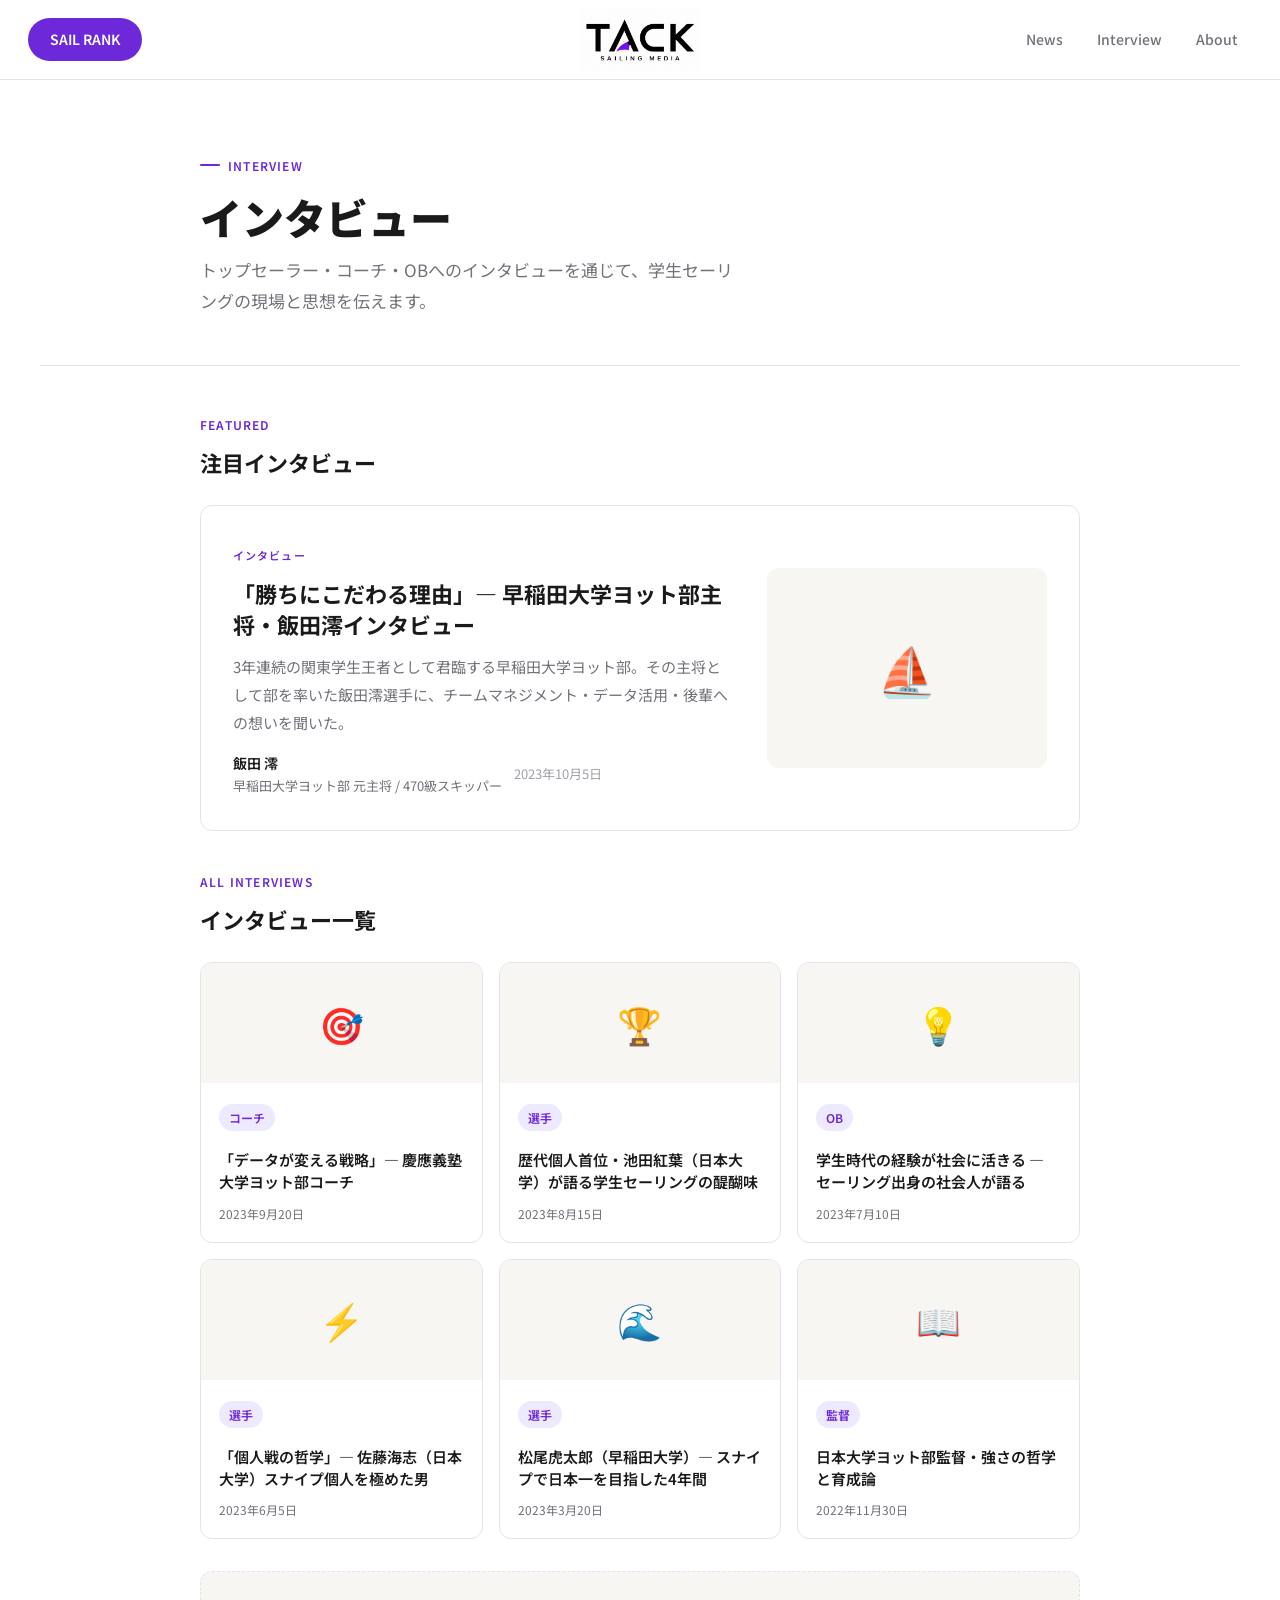
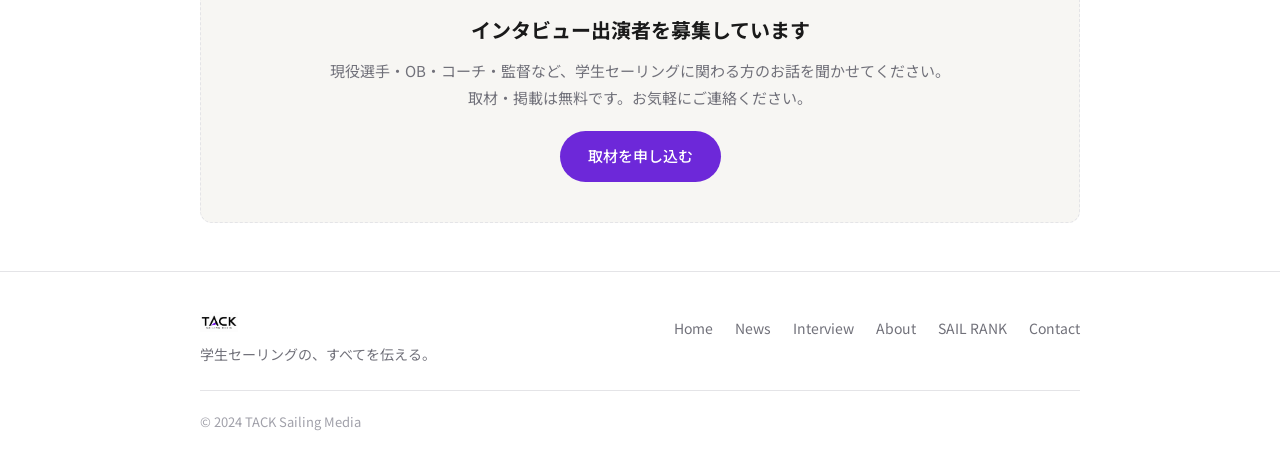
<file: interview.html>
<!doctype html>
<html lang="ja">
<head>
<meta charset="utf-8">
<meta name="viewport" content="width=device-width,initial-scale=1">
<title>Interview | TACK Sailing Media</title>
<link href="https://fonts.googleapis.com/css2?family=Noto+Sans+JP:wght@400;500;700;900&family=Noto+Serif+JP:wght@700&display=swap" rel="stylesheet">
<style>

:root{--black:#111;--white:#fff;--off:#f7f6f3;--purple:#6d28d9;--purple-s:#ede9fe;--text:#1a1a1a;--muted:#71717a;--light:#a1a1aa;--border:#e4e4e7;--radius:12px}
*,*::before,*::after{box-sizing:border-box;margin:0;padding:0}
body{font-family:'Noto Sans JP',sans-serif;background:#fff;color:#1a1a1a;font-size:17px;line-height:1.75;-webkit-font-smoothing:antialiased}
a{text-decoration:none;color:inherit}
img{display:block;max-width:100%}
.page-hero{padding:64px 40px 48px;max-width:960px;margin:0 auto}
.page-eyebrow{display:inline-flex;align-items:center;gap:8px;font-size:12px;font-weight:600;color:#6d28d9;letter-spacing:.1em;text-transform:uppercase;margin-bottom:16px}
.page-eyebrow::before{content:'';width:20px;height:2px;background:#6d28d9;border-radius:2px}
.page-title{font-size:clamp(28px,4vw,42px);font-weight:900;line-height:1.2;margin-bottom:12px}
.page-desc{font-size:17px;color:#71717a;line-height:1.85;max-width:540px}
.divider{height:1px;background:#e4e4e7;margin:0 40px}
.sec{padding:48px 40px;max-width:960px;margin:0 auto}
.sec-hd{display:flex;align-items:flex-end;justify-content:space-between;margin-bottom:24px;gap:16px}
.sec-label{font-size:12px;font-weight:600;color:#6d28d9;letter-spacing:.12em;text-transform:uppercase;margin-bottom:6px}
.sec-title{font-size:22px;font-weight:700}
.sec-more{font-size:14px;font-weight:500;color:#6d28d9}
.cat{display:inline-block;font-size:12px;font-weight:600;color:#6d28d9;background:#ede9fe;padding:3px 10px;border-radius:99px;margin-bottom:10px}
.date{font-size:13px;color:#a1a1aa}
.filter-bar{display:flex;gap:8px;flex-wrap:wrap;margin-bottom:28px}
.filter-btn{padding:7px 18px;border:1.5px solid #e4e4e7;border-radius:99px;background:transparent;font-size:13px;font-weight:500;color:#71717a;cursor:pointer;transition:all .2s;font-family:'Noto Sans JP',sans-serif}
.filter-btn:hover{border-color:#6d28d9;color:#6d28d9}
.filter-btn.active{background:#6d28d9;border-color:#6d28d9;color:#fff}
.news-feat{border:1px solid #e4e4e7;border-radius:12px;padding:32px;margin-bottom:16px;cursor:pointer;transition:border-color .2s}
.news-feat:hover{border-color:#6d28d9}
.feat-title{font-size:22px;font-weight:700;line-height:1.45;margin:10px 0}
.feat-desc{font-size:16px;color:#71717a;line-height:1.85;margin-bottom:14px}
.news-grid{display:grid;grid-template-columns:1fr 1fr;gap:16px}
.ncard{border:1px solid #e4e4e7;border-radius:12px;padding:24px;cursor:pointer;transition:border-color .2s}
.ncard:hover{border-color:#6d28d9}
.ncard-title{font-size:16px;font-weight:600;line-height:1.5;margin:10px 0 12px}
.pagination{display:flex;justify-content:center;gap:8px;padding:40px 0 0}
.page-btn{width:40px;height:40px;display:flex;align-items:center;justify-content:center;border:1.5px solid #e4e4e7;border-radius:8px;font-size:14px;font-weight:500;color:#71717a;cursor:pointer;transition:all .2s;font-family:'Noto Sans JP',sans-serif;background:transparent}
.page-btn:hover{border-color:#6d28d9;color:#6d28d9}
.page-btn.active{background:#6d28d9;border-color:#6d28d9;color:#fff}
footer{border-top:1px solid #e4e4e7}
.ft{max-width:960px;margin:0 auto;padding:40px 40px 32px;display:flex;flex-direction:column;gap:24px}
.ft-top{display:flex;align-items:flex-start;justify-content:space-between;gap:32px;flex-wrap:wrap}
.ft-brand img{height:20px;width:auto;margin-bottom:10px}
.ft-tag{font-size:14px;color:#71717a}
.ft-nav{display:flex;gap:22px;flex-wrap:wrap;padding-top:4px}
.ft-nav a{font-size:14px;color:#71717a;transition:color .15s;text-decoration:none}
.ft-nav a:hover{color:#111}
.ft-copy{border-top:1px solid #e4e4e7;padding-top:20px;font-size:13px;color:#a1a1aa}
/* ── NAV ── */
.nav{display:grid;grid-template-columns:1fr auto 1fr;align-items:center;padding:0 28px;height:80px;background:#fff;border-bottom:1px solid #e4e4e7;position:sticky;top:0;z-index:100}
.nav-logo{display:flex;align-items:center;justify-content:center}
.nav-logo img{height:64px;width:auto;display:block}
.nav-left{display:flex;align-items:center;justify-content:flex-start}
.nav-right{display:flex;align-items:center;justify-content:flex-end;gap:4px}
.nav-left a,.nav-right a{font-size:14px;font-weight:500;color:#71717a;padding:8px 14px;border-radius:6px;text-decoration:none;font-family:'Noto Sans JP',sans-serif;transition:color .15s,background .15s;white-space:nowrap}
.nav-left a:hover,.nav-right a:hover{color:#111;background:#f5f4f1}
.nav-sr{background:#6d28d9!important;color:#fff!important;font-weight:600!important;border-radius:99px!important;padding:9px 22px!important;font-size:14px!important;transition:opacity .2s!important}
.nav-sr:hover{opacity:.85!important}
.nav-ham{display:none;flex-direction:column;gap:5px;cursor:pointer;background:none;border:none;padding:8px;margin-left:4px}
.nav-ham span{width:22px;height:2px;background:#111;border-radius:2px;display:block}
.mobile-menu{display:none;flex-direction:column;background:#fff;border-bottom:1px solid #e4e4e7}
.mobile-menu.open{display:flex}
.mobile-menu a{padding:15px 24px;font-size:15px;font-weight:500;color:#111;border-bottom:1px solid #e4e4e7;font-family:'Noto Sans JP',sans-serif;text-decoration:none;transition:background .15s}
.mobile-menu a:hover{background:#f5f4f1}
.mobile-menu .mm-sr{color:#6d28d9!important;font-weight:700}
@media(max-width:768px){
  .nav{display:flex;justify-content:space-between;padding:0 16px;height:56px}
  .nav-logo img{height:30px}
  .nav-left{display:none}
  .nav-right a:not(button){display:none}
  .nav-ham{display:flex}
}
@media(max-width:768px){
  .page-hero{padding:40px 20px 32px}
  .divider{margin:0 16px}
  .sec{padding:32px 20px}
  .news-grid{grid-template-columns:1fr}
  .ft{padding:28px 20px}
  .ft-top{flex-direction:column;gap:20px}
}


.page-hero{padding:64px 40px 48px;max-width:960px;margin:0 auto}
.page-eyebrow{display:inline-flex;align-items:center;gap:8px;font-size:12px;font-weight:600;color:#6d28d9;letter-spacing:.1em;text-transform:uppercase;margin-bottom:16px}
.page-eyebrow::before{content:'';width:20px;height:2px;background:#6d28d9;border-radius:2px}
.page-title{font-size:clamp(28px,4vw,42px);font-weight:900;line-height:1.2;margin-bottom:12px}
.page-desc{font-size:17px;color:#71717a;line-height:1.85;max-width:540px}
.divider{height:1px;background:#e4e4e7;margin:0 40px}
.sec{padding:48px 40px;max-width:960px;margin:0 auto}
.sec-label{font-size:12px;font-weight:600;color:#6d28d9;letter-spacing:.1em;text-transform:uppercase;margin-bottom:8px}
.sec-title{font-size:22px;font-weight:700;margin-bottom:24px}
.cat{display:inline-block;font-size:12px;font-weight:600;color:#6d28d9;background:#ede9fe;padding:3px 10px;border-radius:99px;margin-bottom:10px}
.date{font-size:13px;color:#a1a1aa}
.iv-feat{display:grid;grid-template-columns:1fr 280px;gap:32px;border:1px solid #e4e4e7;border-radius:12px;padding:32px;margin-bottom:24px;cursor:pointer;transition:border-color .2s;align-items:center}
.iv-feat:hover{border-color:#6d28d9}
.iv-feat-img{border-radius:12px;overflow:hidden;background:#f7f6f3;height:200px;display:flex;align-items:center;justify-content:center;font-size:48px}
.iv-tag{display:inline-block;font-size:11px;font-weight:600;letter-spacing:.1em;text-transform:uppercase;color:#6d28d9;margin-bottom:12px}
.iv-feat-title{font-size:22px;font-weight:700;line-height:1.45;margin-bottom:12px}
.iv-feat-desc{font-size:15px;color:#71717a;line-height:1.85;margin-bottom:14px}
.iv-meta{display:flex;align-items:center;gap:12px}
.iv-person{font-size:14px;font-weight:600}
.iv-affil{font-size:13px;color:#71717a}
.iv-grid{display:grid;grid-template-columns:1fr 1fr 1fr;gap:16px}
.iv-card{border:1px solid #e4e4e7;border-radius:12px;overflow:hidden;cursor:pointer;transition:border-color .2s}
.iv-card:hover{border-color:#6d28d9}
.iv-card-img{height:120px;background:#f7f6f3;display:flex;align-items:center;justify-content:center;font-size:36px}
.iv-card-body{padding:18px}
.iv-card-title{font-size:15px;font-weight:600;line-height:1.45;margin:8px 0 10px}
.iv-card-meta{font-size:12px;color:#71717a}
.iv-recruit{background:#f7f6f3;border:1.5px dashed #e4e4e7;border-radius:12px;padding:40px;text-align:center;margin-top:32px}
.iv-recruit-title{font-size:20px;font-weight:700;margin-bottom:10px}
.iv-recruit-desc{font-size:15px;color:#71717a;margin-bottom:20px;line-height:1.8}
.iv-recruit-btn{display:inline-block;background:#6d28d9;color:#fff;font-size:15px;font-weight:500;padding:12px 28px;border-radius:99px;text-decoration:none;transition:opacity .2s}
.iv-recruit-btn:hover{opacity:.85}
footer{border-top:1px solid #e4e4e7}
.ft{max-width:960px;margin:0 auto;padding:40px 40px 32px;display:flex;flex-direction:column;gap:24px}
.ft-top{display:flex;align-items:flex-start;justify-content:space-between;gap:32px;flex-wrap:wrap}
.ft-brand img{height:20px;width:auto;margin-bottom:10px}
.ft-tag{font-size:14px;color:#71717a}
.ft-nav{display:flex;gap:22px;flex-wrap:wrap;padding-top:4px}
.ft-nav a{font-size:14px;color:#71717a;transition:color .15s;text-decoration:none}
.ft-nav a:hover{color:#111}
.ft-copy{border-top:1px solid #e4e4e7;padding-top:20px;font-size:13px;color:#a1a1aa}
@media(max-width:768px){
  .iv-feat{grid-template-columns:1fr}
  .iv-feat-img{height:160px}
  .iv-grid{grid-template-columns:1fr 1fr}
  .page-hero{padding:40px 20px 32px}
  .divider{margin:0 16px}
  .sec{padding:32px 20px}
  .ft{padding:28px 20px}
  .ft-top{flex-direction:column;gap:20px}
}
@media(max-width:480px){.iv-grid{grid-template-columns:1fr}}
/* === TACK NAV === */
.tack-nav{display:grid;grid-template-columns:1fr auto 1fr;align-items:center;padding:0 28px;height:80px;background:#fff;border-bottom:1px solid #e4e4e7;position:sticky;top:0;z-index:999;}
.tnav-left{display:flex;align-items:center;justify-content:flex-start;}
.tnav-center{display:flex;align-items:center;justify-content:center;}
.tnav-center img{height:64px;width:auto;display:block;}
.tnav-right{display:flex;align-items:center;justify-content:flex-end;gap:6px;}
.tnav-left a,.tnav-right a{font-size:14px;font-weight:500;color:#71717a;padding:8px 14px;border-radius:6px;text-decoration:none;white-space:nowrap;transition:color .15s,background .15s;}
.tnav-left a:hover,.tnav-right a:hover{color:#111;background:#f5f4f1;}
.tnav-sr{background:#6d28d9!important;color:#fff!important;font-weight:600!important;border-radius:99px!important;padding:9px 22px!important;font-size:14px!important;}
.tnav-sr:hover{opacity:.85!important;}
.tnav-ham{display:none;flex-direction:column;gap:5px;cursor:pointer;background:none;border:none;padding:8px;margin-left:4px;}
.tnav-ham span{width:22px;height:2px;background:#111;border-radius:2px;display:block;}
.tnav-mobile{display:none;flex-direction:column;background:#fff;border-bottom:1px solid #e4e4e7;position:sticky;top:80px;z-index:998;}
.tnav-mobile.open{display:flex;}
.tnav-mobile a{padding:15px 24px;font-size:15px;font-weight:500;color:#111;border-bottom:1px solid #e4e4e7;text-decoration:none;transition:background .15s;}
.tnav-mobile a:last-child{border-bottom:none;}
.tnav-mobile a:hover{background:#f5f4f1;}
.tnav-sr-mob{color:#6d28d9!important;font-weight:700!important;}
@media(max-width:768px){
  .tack-nav{display:flex;justify-content:space-between;padding:0 16px;height:58px;}
  .tnav-left,.tnav-right a:not(button){display:none!important;}
  .tnav-ham{display:flex!important;}
  .tnav-center img{height:32px;}
  .tnav-mobile{top:58px;}
}

</style>
</head>
<body>

<nav class="tack-nav">
  <div class="tnav-left">
    <a href="sailrank.html" class="tnav-sr">SAIL RANK</a>
  </div>
  <div class="tnav-center">
    <a href="index.html"><img src="tack-logo.png" alt="TACK"></a>
  </div>
  <div class="tnav-right">
    <a href="news.html">News</a>
    <a href="interview.html">Interview</a>
    <a href="about.html">About</a>
    <button class="tnav-ham" id="tnavHam" aria-label="メニュー"><span></span><span></span><span></span></button>
  </div>
</nav>
<div class="tnav-mobile" id="tnavMobile">
  <a href="news.html">News</a>
  <a href="interview.html">Interview</a>
  <a href="about.html">About</a>
  <a href="sailrank.html" class="tnav-sr-mob">SAIL RANK</a>
</div>

<div class="page-hero">
  <div class="page-eyebrow">Interview</div>
  <h1 class="page-title">インタビュー</h1>
  <p class="page-desc">トップセーラー・コーチ・OBへのインタビューを通じて、学生セーリングの現場と思想を伝えます。</p>
</div>
<div class="divider"></div>
<div class="sec">
  <div class="sec-label">Featured</div>
  <div class="sec-title">注目インタビュー</div>
  <div class="iv-feat">
    <div>
      <div class="iv-tag">インタビュー</div>
      <div class="iv-feat-title">「勝ちにこだわる理由」— 早稲田大学ヨット部主将・飯田澪インタビュー</div>
      <div class="iv-feat-desc">3年連続の関東学生王者として君臨する早稲田大学ヨット部。その主将として部を率いた飯田澪選手に、チームマネジメント・データ活用・後輩への想いを聞いた。</div>
      <div class="iv-meta">
        <div><div class="iv-person">飯田 澪</div><div class="iv-affil">早稲田大学ヨット部 元主将 / 470級スキッパー</div></div>
        <div class="date">2023年10月5日</div>
      </div>
    </div>
    <div class="iv-feat-img">⛵</div>
  </div>
  <div class="sec-label" style="margin-top:40px">All Interviews</div>
  <div class="sec-title">インタビュー一覧</div>
  <div class="iv-grid">
    <div class="iv-card"><div class="iv-card-img">🎯</div><div class="iv-card-body"><span class="cat">コーチ</span><div class="iv-card-title">「データが変える戦略」— 慶應義塾大学ヨット部コーチ</div><div class="iv-card-meta">2023年9月20日</div></div></div>
    <div class="iv-card"><div class="iv-card-img">🏆</div><div class="iv-card-body"><span class="cat">選手</span><div class="iv-card-title">歴代個人首位・池田紅葉（日本大学）が語る学生セーリングの醍醐味</div><div class="iv-card-meta">2023年8月15日</div></div></div>
    <div class="iv-card"><div class="iv-card-img">💡</div><div class="iv-card-body"><span class="cat">OB</span><div class="iv-card-title">学生時代の経験が社会に活きる — セーリング出身の社会人が語る</div><div class="iv-card-meta">2023年7月10日</div></div></div>
    <div class="iv-card"><div class="iv-card-img">⚡</div><div class="iv-card-body"><span class="cat">選手</span><div class="iv-card-title">「個人戦の哲学」— 佐藤海志（日本大学）スナイプ個人を極めた男</div><div class="iv-card-meta">2023年6月5日</div></div></div>
    <div class="iv-card"><div class="iv-card-img">🌊</div><div class="iv-card-body"><span class="cat">選手</span><div class="iv-card-title">松尾虎太郎（早稲田大学）— スナイプで日本一を目指した4年間</div><div class="iv-card-meta">2023年3月20日</div></div></div>
    <div class="iv-card"><div class="iv-card-img">📖</div><div class="iv-card-body"><span class="cat">監督</span><div class="iv-card-title">日本大学ヨット部監督・強さの哲学と育成論</div><div class="iv-card-meta">2022年11月30日</div></div></div>
  </div>
  <div class="iv-recruit">
    <div class="iv-recruit-title">インタビュー出演者を募集しています</div>
    <div class="iv-recruit-desc">現役選手・OB・コーチ・監督など、学生セーリングに関わる方のお話を聞かせてください。<br>取材・掲載は無料です。お気軽にご連絡ください。</div>
    <a href="mailto:info@tack-sailing.jp" class="iv-recruit-btn">取材を申し込む</a>
  </div>
</div>
<footer>
  <div class="ft">
    <div class="ft-top">
      <div class="ft-brand"><img src="tack-logo.png" alt="TACK"><div class="ft-tag">学生セーリングの、すべてを伝える。</div></div>
      <nav class="ft-nav">
        <a href="index.html">Home</a><a href="news.html">News</a>
        <a href="interview.html">Interview</a><a href="about.html">About</a>
        <a href="sailrank.html">SAIL RANK</a><a href="mailto:info@tack-sailing.jp">Contact</a>
      </nav>
    </div>
    <div class="ft-copy">© 2024 TACK Sailing Media</div>
  </div>
</footer>
<script>
(function(){
  var h=document.getElementById('tnavHam'),m=document.getElementById('tnavMobile');
  if(h&&m){h.addEventListener('click',function(){m.classList.toggle('open');});}
})();
</script>
</body>
</html>
</file>
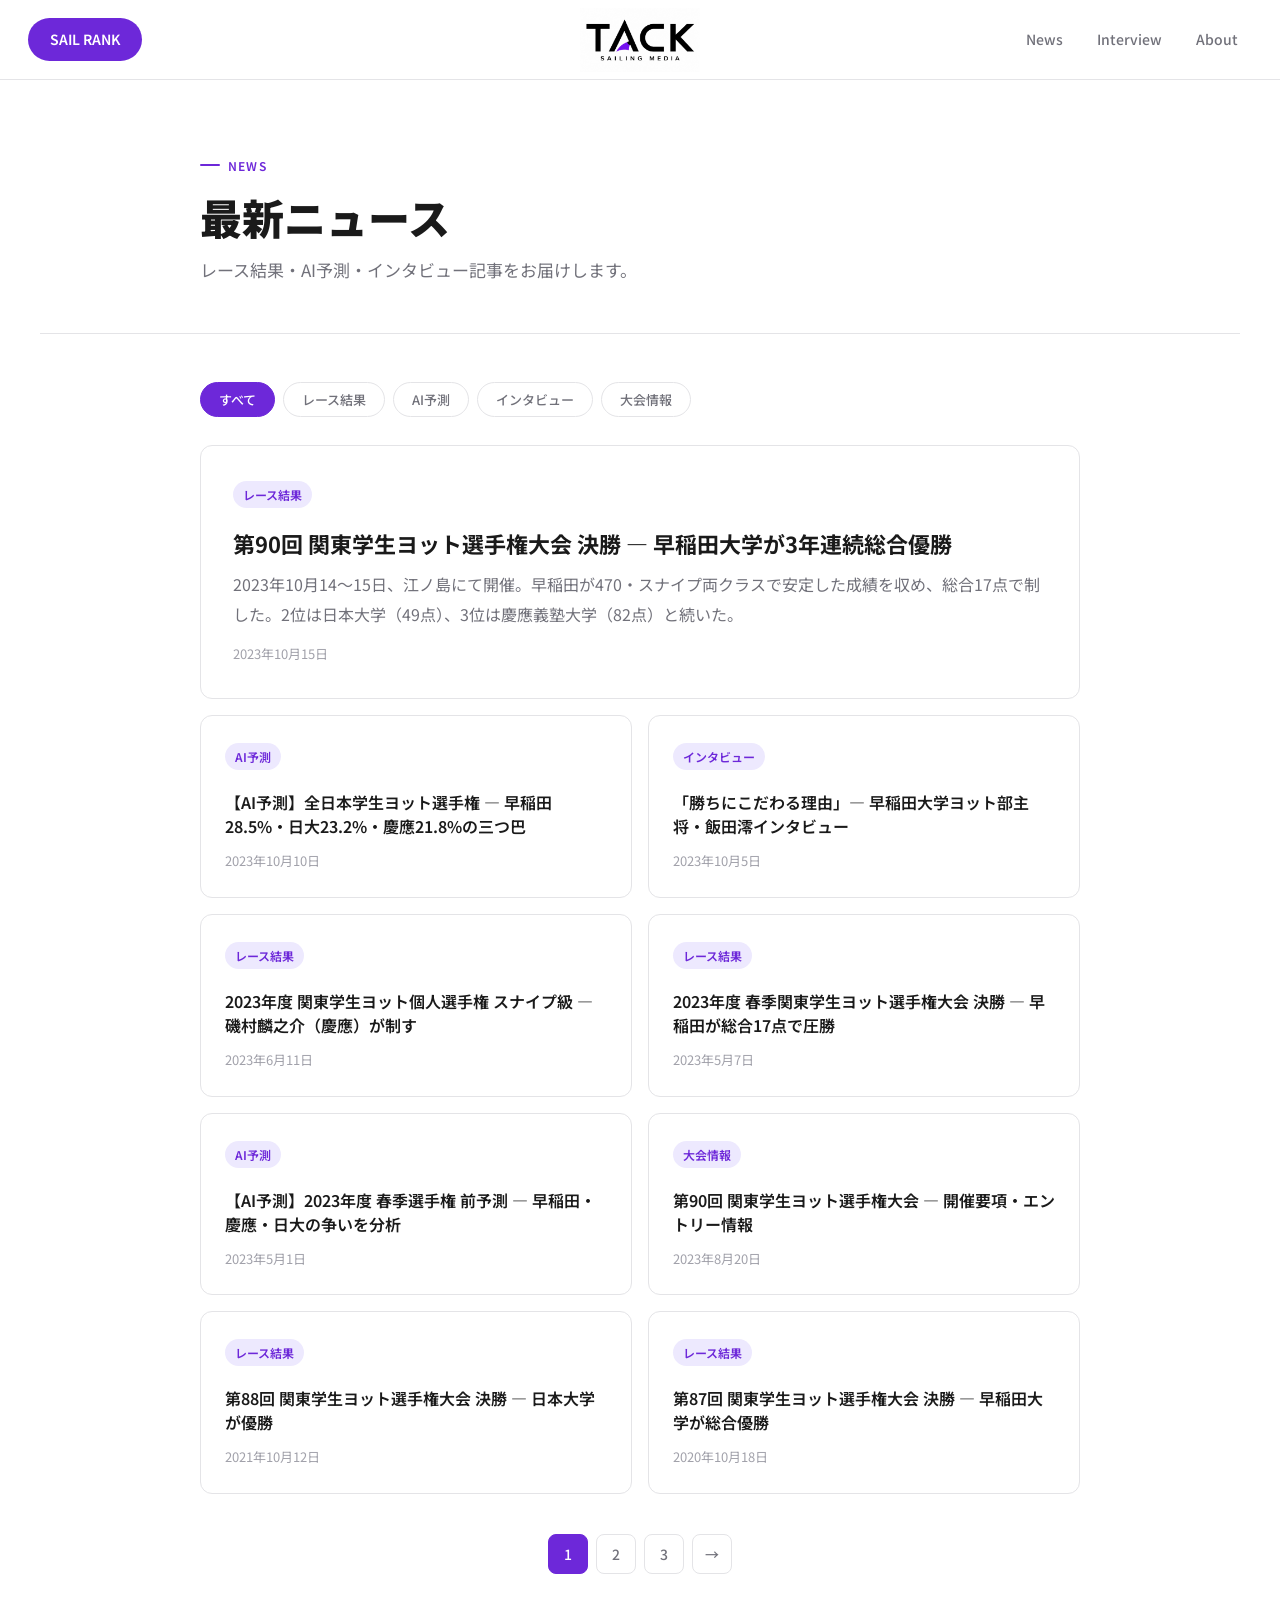
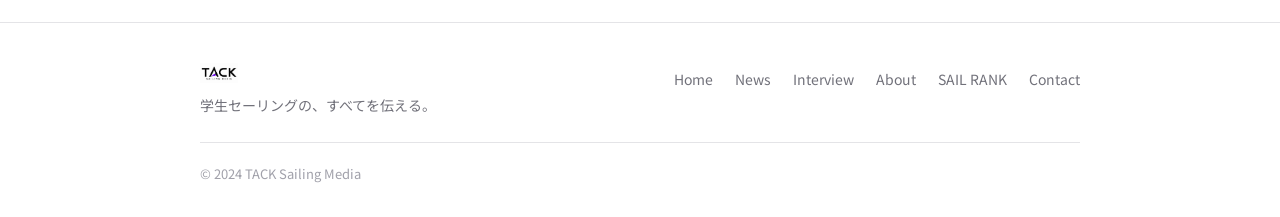
<file: news.html>
<!doctype html>
<html lang="ja">
<head>
<meta charset="utf-8">
<meta name="viewport" content="width=device-width,initial-scale=1">
<title>News | TACK Sailing Media</title>
<link href="https://fonts.googleapis.com/css2?family=Noto+Sans+JP:wght@400;500;700;900&family=Noto+Serif+JP:wght@700&display=swap" rel="stylesheet">
<style>
:root{--black:#111;--white:#fff;--off:#f7f6f3;--purple:#6d28d9;--purple-s:#ede9fe;--text:#1a1a1a;--muted:#71717a;--light:#a1a1aa;--border:#e4e4e7;--radius:12px}
*,*::before,*::after{box-sizing:border-box;margin:0;padding:0}
body{font-family:'Noto Sans JP',sans-serif;background:#fff;color:#1a1a1a;font-size:17px;line-height:1.75;-webkit-font-smoothing:antialiased}
a{text-decoration:none;color:inherit}
img{display:block;max-width:100%}
.page-hero{padding:64px 40px 48px;max-width:960px;margin:0 auto}
.page-eyebrow{display:inline-flex;align-items:center;gap:8px;font-size:12px;font-weight:600;color:#6d28d9;letter-spacing:.1em;text-transform:uppercase;margin-bottom:16px}
.page-eyebrow::before{content:'';width:20px;height:2px;background:#6d28d9;border-radius:2px}
.page-title{font-size:clamp(28px,4vw,42px);font-weight:900;line-height:1.2;margin-bottom:12px}
.page-desc{font-size:17px;color:#71717a;line-height:1.85;max-width:540px}
.divider{height:1px;background:#e4e4e7;margin:0 40px}
.sec{padding:48px 40px;max-width:960px;margin:0 auto}
.sec-hd{display:flex;align-items:flex-end;justify-content:space-between;margin-bottom:24px;gap:16px}
.sec-label{font-size:12px;font-weight:600;color:#6d28d9;letter-spacing:.12em;text-transform:uppercase;margin-bottom:6px}
.sec-title{font-size:22px;font-weight:700}
.sec-more{font-size:14px;font-weight:500;color:#6d28d9}
.cat{display:inline-block;font-size:12px;font-weight:600;color:#6d28d9;background:#ede9fe;padding:3px 10px;border-radius:99px;margin-bottom:10px}
.date{font-size:13px;color:#a1a1aa}
.filter-bar{display:flex;gap:8px;flex-wrap:wrap;margin-bottom:28px}
.filter-btn{padding:7px 18px;border:1.5px solid #e4e4e7;border-radius:99px;background:transparent;font-size:13px;font-weight:500;color:#71717a;cursor:pointer;transition:all .2s;font-family:'Noto Sans JP',sans-serif}
.filter-btn:hover{border-color:#6d28d9;color:#6d28d9}
.filter-btn.active{background:#6d28d9;border-color:#6d28d9;color:#fff}
.news-feat{border:1px solid #e4e4e7;border-radius:12px;padding:32px;margin-bottom:16px;cursor:pointer;transition:border-color .2s}
.news-feat:hover{border-color:#6d28d9}
.feat-title{font-size:22px;font-weight:700;line-height:1.45;margin:10px 0}
.feat-desc{font-size:16px;color:#71717a;line-height:1.85;margin-bottom:14px}
.news-grid{display:grid;grid-template-columns:1fr 1fr;gap:16px}
.ncard{border:1px solid #e4e4e7;border-radius:12px;padding:24px;cursor:pointer;transition:border-color .2s}
.ncard:hover{border-color:#6d28d9}
.ncard-title{font-size:16px;font-weight:600;line-height:1.5;margin:10px 0 12px}
.pagination{display:flex;justify-content:center;gap:8px;padding:40px 0 0}
.page-btn{width:40px;height:40px;display:flex;align-items:center;justify-content:center;border:1.5px solid #e4e4e7;border-radius:8px;font-size:14px;font-weight:500;color:#71717a;cursor:pointer;transition:all .2s;font-family:'Noto Sans JP',sans-serif;background:transparent}
.page-btn:hover{border-color:#6d28d9;color:#6d28d9}
.page-btn.active{background:#6d28d9;border-color:#6d28d9;color:#fff}
footer{border-top:1px solid #e4e4e7}
.ft{max-width:960px;margin:0 auto;padding:40px 40px 32px;display:flex;flex-direction:column;gap:24px}
.ft-top{display:flex;align-items:flex-start;justify-content:space-between;gap:32px;flex-wrap:wrap}
.ft-brand img{height:20px;width:auto;margin-bottom:10px}
.ft-tag{font-size:14px;color:#71717a}
.ft-nav{display:flex;gap:22px;flex-wrap:wrap;padding-top:4px}
.ft-nav a{font-size:14px;color:#71717a;transition:color .15s;text-decoration:none}
.ft-nav a:hover{color:#111}
.ft-copy{border-top:1px solid #e4e4e7;padding-top:20px;font-size:13px;color:#a1a1aa}
/* ── NAV ── */
.nav{display:grid;grid-template-columns:1fr auto 1fr;align-items:center;padding:0 28px;height:80px;background:#fff;border-bottom:1px solid #e4e4e7;position:sticky;top:0;z-index:100}
.nav-logo{display:flex;align-items:center;justify-content:center}
.nav-logo img{height:64px;width:auto;display:block}
.nav-left{display:flex;align-items:center;justify-content:flex-start}
.nav-right{display:flex;align-items:center;justify-content:flex-end;gap:4px}
.nav-left a,.nav-right a{font-size:14px;font-weight:500;color:#71717a;padding:8px 14px;border-radius:6px;text-decoration:none;font-family:'Noto Sans JP',sans-serif;transition:color .15s,background .15s;white-space:nowrap}
.nav-left a:hover,.nav-right a:hover{color:#111;background:#f5f4f1}
.nav-sr{background:#6d28d9!important;color:#fff!important;font-weight:600!important;border-radius:99px!important;padding:9px 22px!important;font-size:14px!important;transition:opacity .2s!important}
.nav-sr:hover{opacity:.85!important}
.nav-ham{display:none;flex-direction:column;gap:5px;cursor:pointer;background:none;border:none;padding:8px;margin-left:4px}
.nav-ham span{width:22px;height:2px;background:#111;border-radius:2px;display:block}
.mobile-menu{display:none;flex-direction:column;background:#fff;border-bottom:1px solid #e4e4e7}
.mobile-menu.open{display:flex}
.mobile-menu a{padding:15px 24px;font-size:15px;font-weight:500;color:#111;border-bottom:1px solid #e4e4e7;font-family:'Noto Sans JP',sans-serif;text-decoration:none;transition:background .15s}
.mobile-menu a:hover{background:#f5f4f1}
.mobile-menu .mm-sr{color:#6d28d9!important;font-weight:700}
@media(max-width:768px){
  .nav{display:flex;justify-content:space-between;padding:0 16px;height:56px}
  .nav-logo img{height:30px}
  .nav-left{display:none}
  .nav-right a:not(button){display:none}
  .nav-ham{display:flex}
}
@media(max-width:768px){
  .page-hero{padding:40px 20px 32px}
  .divider{margin:0 16px}
  .sec{padding:32px 20px}
  .news-grid{grid-template-columns:1fr}
  .ft{padding:28px 20px}
  .ft-top{flex-direction:column;gap:20px}
}

/* === TACK NAV === */
.tack-nav{display:grid;grid-template-columns:1fr auto 1fr;align-items:center;padding:0 28px;height:80px;background:#fff;border-bottom:1px solid #e4e4e7;position:sticky;top:0;z-index:999;}
.tnav-left{display:flex;align-items:center;justify-content:flex-start;}
.tnav-center{display:flex;align-items:center;justify-content:center;}
.tnav-center img{height:64px;width:auto;display:block;}
.tnav-right{display:flex;align-items:center;justify-content:flex-end;gap:6px;}
.tnav-left a,.tnav-right a{font-size:14px;font-weight:500;color:#71717a;padding:8px 14px;border-radius:6px;text-decoration:none;white-space:nowrap;transition:color .15s,background .15s;}
.tnav-left a:hover,.tnav-right a:hover{color:#111;background:#f5f4f1;}
.tnav-sr{background:#6d28d9!important;color:#fff!important;font-weight:600!important;border-radius:99px!important;padding:9px 22px!important;font-size:14px!important;}
.tnav-sr:hover{opacity:.85!important;}
.tnav-ham{display:none;flex-direction:column;gap:5px;cursor:pointer;background:none;border:none;padding:8px;margin-left:4px;}
.tnav-ham span{width:22px;height:2px;background:#111;border-radius:2px;display:block;}
.tnav-mobile{display:none;flex-direction:column;background:#fff;border-bottom:1px solid #e4e4e7;position:sticky;top:80px;z-index:998;}
.tnav-mobile.open{display:flex;}
.tnav-mobile a{padding:15px 24px;font-size:15px;font-weight:500;color:#111;border-bottom:1px solid #e4e4e7;text-decoration:none;transition:background .15s;}
.tnav-mobile a:last-child{border-bottom:none;}
.tnav-mobile a:hover{background:#f5f4f1;}
.tnav-sr-mob{color:#6d28d9!important;font-weight:700!important;}
@media(max-width:768px){
  .tack-nav{display:flex;justify-content:space-between;padding:0 16px;height:58px;}
  .tnav-left,.tnav-right a:not(button){display:none!important;}
  .tnav-ham{display:flex!important;}
  .tnav-center img{height:32px;}
  .tnav-mobile{top:58px;}
}
</style>
</head>
<body>
<nav class="tack-nav">
  <div class="tnav-left">
    <a href="sailrank.html" class="tnav-sr">SAIL RANK</a>
  </div>
  <div class="tnav-center">
    <a href="index.html"><img src="tack-logo.png" alt="TACK"></a>
  </div>
  <div class="tnav-right">
    <a href="news.html">News</a>
    <a href="interview.html">Interview</a>
    <a href="about.html">About</a>
    <button class="tnav-ham" id="tnavHam" aria-label="メニュー"><span></span><span></span><span></span></button>
  </div>
</nav>
<div class="tnav-mobile" id="tnavMobile">
  <a href="news.html">News</a>
  <a href="interview.html">Interview</a>
  <a href="about.html">About</a>
  <a href="sailrank.html" class="tnav-sr-mob">SAIL RANK</a>
</div>
<div class="page-hero">
  <div class="page-eyebrow">News</div>
  <h1 class="page-title">最新ニュース</h1>
  <p class="page-desc">レース結果・AI予測・インタビュー記事をお届けします。</p>
</div>
<div class="divider"></div>
<div class="sec">
  <div class="filter-bar">
    <button class="filter-btn active" onclick="filterNews(this,'all')">すべて</button>
    <button class="filter-btn" onclick="filterNews(this,'race')">レース結果</button>
    <button class="filter-btn" onclick="filterNews(this,'ai')">AI予測</button>
    <button class="filter-btn" onclick="filterNews(this,'interview')">インタビュー</button>
    <button class="filter-btn" onclick="filterNews(this,'info')">大会情報</button>
  </div>
  <div class="news-feat" data-cat="race">
    <span class="cat">レース結果</span>
    <div class="feat-title">第90回 関東学生ヨット選手権大会 決勝 — 早稲田大学が3年連続総合優勝</div>
    <div class="feat-desc">2023年10月14〜15日、江ノ島にて開催。早稲田が470・スナイプ両クラスで安定した成績を収め、総合17点で制した。2位は日本大学（49点）、3位は慶應義塾大学（82点）と続いた。</div>
    <div class="date">2023年10月15日</div>
  </div>
  <div class="news-grid">
    <div class="ncard" data-cat="ai"><span class="cat">AI予測</span><div class="ncard-title">【AI予測】全日本学生ヨット選手権 — 早稲田28.5%・日大23.2%・慶應21.8%の三つ巴</div><div class="date">2023年10月10日</div></div>
    <div class="ncard" data-cat="interview"><span class="cat">インタビュー</span><div class="ncard-title">「勝ちにこだわる理由」— 早稲田大学ヨット部主将・飯田澪インタビュー</div><div class="date">2023年10月5日</div></div>
    <div class="ncard" data-cat="race"><span class="cat">レース結果</span><div class="ncard-title">2023年度 関東学生ヨット個人選手権 スナイプ級 — 磯村麟之介（慶應）が制す</div><div class="date">2023年6月11日</div></div>
    <div class="ncard" data-cat="race"><span class="cat">レース結果</span><div class="ncard-title">2023年度 春季関東学生ヨット選手権大会 決勝 — 早稲田が総合17点で圧勝</div><div class="date">2023年5月7日</div></div>
    <div class="ncard" data-cat="ai"><span class="cat">AI予測</span><div class="ncard-title">【AI予測】2023年度 春季選手権 前予測 — 早稲田・慶應・日大の争いを分析</div><div class="date">2023年5月1日</div></div>
    <div class="ncard" data-cat="info"><span class="cat">大会情報</span><div class="ncard-title">第90回 関東学生ヨット選手権大会 — 開催要項・エントリー情報</div><div class="date">2023年8月20日</div></div>
    <div class="ncard" data-cat="race"><span class="cat">レース結果</span><div class="ncard-title">第88回 関東学生ヨット選手権大会 決勝 — 日本大学が優勝</div><div class="date">2021年10月12日</div></div>
    <div class="ncard" data-cat="race"><span class="cat">レース結果</span><div class="ncard-title">第87回 関東学生ヨット選手権大会 決勝 — 早稲田大学が総合優勝</div><div class="date">2020年10月18日</div></div>
  </div>
  <div class="pagination">
    <button class="page-btn active">1</button>
    <button class="page-btn">2</button>
    <button class="page-btn">3</button>
    <button class="page-btn">→</button>
  </div>
</div>
<footer>
  <div class="ft">
    <div class="ft-top">
      <div class="ft-brand"><img src="tack-logo.png" alt="TACK"><div class="ft-tag">学生セーリングの、すべてを伝える。</div></div>
      <nav class="ft-nav">
        <a href="index.html">Home</a><a href="news.html">News</a>
        <a href="interview.html">Interview</a><a href="about.html">About</a>
        <a href="sailrank.html">SAIL RANK</a><a href="mailto:info@tack-sailing.jp">Contact</a>
      </nav>
    </div>
    <div class="ft-copy">© 2024 TACK Sailing Media</div>
  </div>
</footer>
<script>
function filterNews(btn,cat){
  document.querySelectorAll('.filter-btn').forEach(b=>b.classList.remove('active'));
  btn.classList.add('active');
  document.querySelectorAll('[data-cat]').forEach(el=>{
    el.style.display=(cat==='all'||el.dataset.cat===cat)?'':'none';
  });
}
(function(){
  var b=document.getElementById('navHam'),m=document.getElementById('mobileMenu');
  if(b&&m)b.addEventListener('click',function(){m.classList.toggle('open');});
})();
</script>
<script>
(function(){
  var h=document.getElementById('tnavHam'),m=document.getElementById('tnavMobile');
  if(h&&m){h.addEventListener('click',function(){m.classList.toggle('open');});}
})();
</script>
</body>
</html>
</file>
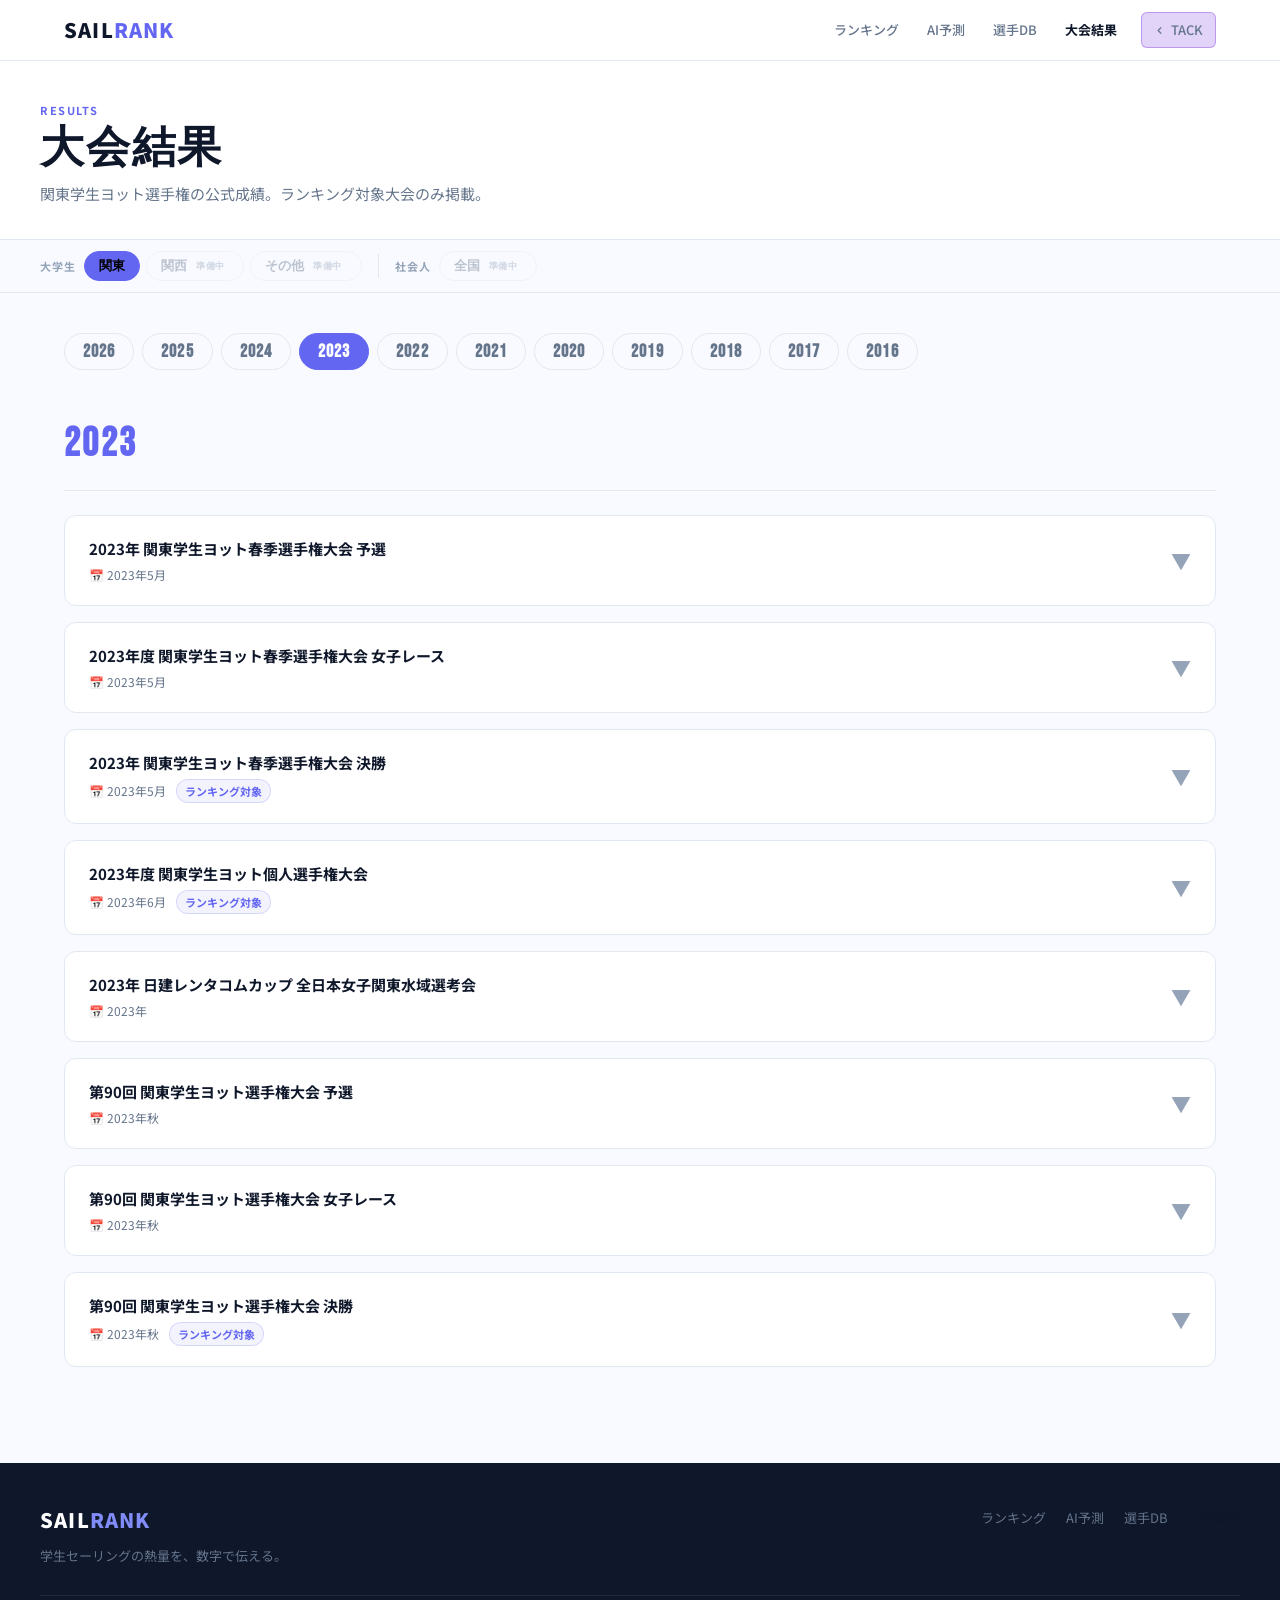
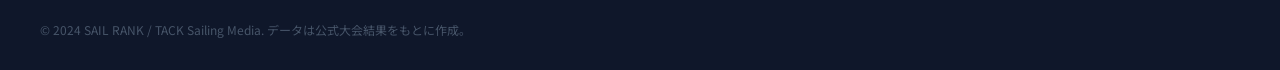
<file: results.html>
<!doctype html>
<html lang="ja">
<head>
<meta charset="utf-8">
<meta name="viewport" content="width=device-width,initial-scale=1">
<title>大会結果 | SAIL RANK</title>
<link rel="preconnect" href="https://fonts.googleapis.com">
<link rel="preconnect" href="https://fonts.gstatic.com" crossorigin>
<link href="https://fonts.googleapis.com/css2?family=Bebas+Neue&family=Noto+Sans+JP:wght@400;500;700;900&display=swap" rel="stylesheet">
<link rel="stylesheet" href="css/style.css">
<style>
.page-hero{padding:40px 24px 32px;border-bottom:1px solid #e2e8f0}
.page-hero-inner { max-width: 1200px; margin: auto; }
.page-title{font-family:'Bebas Neue',cursive;font-size:clamp(28px,7vw,44px);color:#0f172a;margin-bottom:8px;letter-spacing:.04em}
.page-desc{font-size:15px;color:#64748b}

/* 年度タブ */
.year-nav {
  max-width: 1200px;
  margin: 40px auto 0;
  padding: 0 24px;
  display: flex;
  gap: 8px;
  flex-wrap: wrap;
}
.year-btn{padding:7px 18px;border:1px solid #e2e8f0;border-radius:99px;background:transparent;color:#64748b;font-family:'Bebas Neue',cursive;font-size:18px;letter-spacing:.06em;cursor:pointer;transition:all .2s}
.year-btn:hover{border-color:#6366f1;color:#6366f1}
.year-btn.active{background:#6366f1;border-color:#6366f1;color:#fff;font-weight:700}

/* 年度コンテンツ */
.year-content { display: none; padding: 40px 24px 80px; max-width: 1200px; margin: auto; }
.year-content.active { display: block; }

.year-heading{font-family:'Bebas Neue',cursive;font-size:40px;color:#6366f1;letter-spacing:.06em;margin-bottom:24px;border-bottom:1px solid #e2e8f0;padding-bottom:12px}

/* 大会カード */
.event-card{background:#fff;border:1px solid #e2e8f0;border-radius:12px;margin-bottom:16px;overflow:hidden}
.event-card-header {
  display: flex;
  align-items: center;
  justify-content: space-between;
  padding: 20px 24px;
  cursor: pointer;
  transition: background .15s;
  gap: 16px;
}
.event-card-header:hover{background:#f8faff}
.event-card-left {}
.event-name{font-size:15px;font-weight:700;color:#0f172a;margin-bottom:3px}
.event-meta{font-size:12px;color:#64748b;display:flex;gap:10px;flex-wrap:wrap}
.event-meta span {
  display: inline-flex; align-items: center; gap: 4px;
}
.event-weight{display:inline-block;background:rgba(99,102,241,.08);border:1px solid rgba(99,102,241,.2);color:#6366f1;font-size:11px;font-weight:700;padding:2px 8px;border-radius:99px}
.event-weight.gray {
  background: rgba(255,255,255,.06);
  border-color: #e2e8f0;
  color: #64748b;
}
.event-winner{font-family:'Bebas Neue',cursive;font-size:20px;color:#f59e0b;letter-spacing:.04em;white-space:nowrap}
.event-winner small { font-size: 11px; font-weight: 400; color: #94a3b8; display: block; letter-spacing: .1em; font-family: 'Noto Sans JP', sans-serif; }

.toggle-icon {
  font-size: 20px; color: #94a3b8;
  transition: transform .3s;
  flex-shrink: 0;
}
.event-card.open .toggle-icon { transform: rotate(180deg); }

.event-body{display:none;padding:0 20px 16px;border-top:1px solid #e2e8f0}
.event-body.open{display:block}
.event-card.open .event-body{display:none;padding:0 20px 16px;border-top:1px solid #e2e8f0}
.event-body.open{display:block}

/* 成績テーブル */
.result-table {
  width: 100%; border-collapse: collapse; margin-top: 16px;
  font-size: 14px;
}
.result-table th {
  text-align: left; padding: 10px 12px;
  font-size: 11px; font-weight: 700;
  letter-spacing: .1em; color: #94a3b8;
  text-transform: uppercase;
  border-bottom: 1px solid #e2e8f0;
}
.result-table th.right,
.result-table td.right { text-align: right; }
.result-table td {
  padding: 12px 12px;
  border-bottom: 1px solid rgba(255,255,255,.04);
  color: #64748b;
  vertical-align: middle;
}
.result-table tr:last-child td { border-bottom: none; }
.result-table tr:hover td { background: rgba(255,255,255,.02); }

.rank-cell {
  font-family: 'Bebas Neue', cursive;
  font-size: 20px; letter-spacing: .04em;
}
.rank-1 { color: #f59e0b; }
.rank-2 { color: #c0c0c0; }
.rank-3 { color: #cd7f32; }
.univ-cell { font-weight: 700; color: #0f172a; }
.pt-cell {
  font-family: 'Bebas Neue', cursive;
  font-size: 18px; color: #6366f1;
  letter-spacing: .04em;
}

/* 個人戦用 */
.player-cell { color: #0f172a; font-weight: 700; }
.crew-cell { color: #64748b; font-size: 13px; }

@media(max-width:600px) {
  .event-card-header { flex-direction: column; align-items: flex-start; }
  .result-table th:nth-child(3),
  .result-table td:nth-child(3),
  .result-table th:nth-child(4),
  .result-table td:nth-child(4) { display: none; }
}

/* ── カテゴリーセグメント ── */
.cat-seg{background:rgba(255,255,255,.03);border-bottom:1px solid #e2e8f0;padding:0 24px}
.cat-seg-inner{max-width:1200px;margin:0 auto;display:flex;align-items:center;height:52px;gap:0}
.cat-seg-group{display:flex;align-items:center;gap:6px;padding:0 16px}
.cat-seg-group:first-child{padding-left:0}
.cat-seg-divider{width:1px;height:24px;background:#e2e8f0;flex-shrink:0}
.cat-seg-label{font-size:11px;font-weight:700;color:#94a3b8;letter-spacing:.1em;text-transform:uppercase;white-space:nowrap;margin-right:2px}
.cat-seg-btn{padding:5px 14px;border:1px solid #e2e8f0;border-radius:99px;background:transparent;color:#64748b;font-size:13px;font-weight:600;cursor:pointer;transition:all .2s;display:inline-flex;align-items:center;gap:4px;white-space:nowrap}
.cat-seg-btn:hover:not([disabled]){border-color:#6366f1;color:#6366f1}
.cat-seg-btn.seg-active{background:#6366f1;border-color:#6366f1;color:#000}
.cat-seg-btn[disabled]{cursor:default;opacity:.4;pointer-events:none}
.cat-seg-badge{font-size:9px;font-weight:700;background:rgba(255,255,255,.08);color:#94a3b8;border-radius:99px;padding:1px 5px;letter-spacing:.04em}
.seg-coming-panel{display:none;text-align:center;padding:100px 24px;max-width:1200px;margin:0 auto;color:#64748b}
.seg-coming-panel.active{display:block}
.seg-coming-panel .icon{font-size:44px;margin-bottom:12px}
.seg-coming-panel .ttl{font-size:18px;font-weight:700;color:rgba(255,255,255,.7);margin-bottom:6px}
.seg-coming-panel .desc{font-size:14px;line-height:1.7}

</style>
<style>
.tack-back-btn{display:inline-flex;align-items:center;gap:6px;background:rgba(109,40,217,.2);color:#c4b5fd;font-size:12px;font-weight:500;padding:5px 14px;border-radius:99px;border:1px solid rgba(109,40,217,.35);text-decoration:none;transition:all .2s;white-space:nowrap;font-family:'Noto Sans JP',sans-serif}
.tack-back-btn:hover{background:rgba(109,40,217,.45);color:#fff;border-color:rgba(109,40,217,.65)}
.pdf-dl-btn{display:inline-flex;align-items:center;gap:6px;padding:8px 14px;background:#fff;border:1px solid #e2e8f0;border-radius:8px;color:#6366f1;font-size:13px;font-weight:600;text-decoration:none;transition:all .2s}
.pdf-dl-btn:hover{border-color:#6366f1;color:#6366f1;background:#f8faff}
.event-date-note{font-size:12px;color:#64748b;margin-bottom:10px}

/* ── カテゴリーセグメント ── */
.cat-seg{background:rgba(255,255,255,.03);border-bottom:1px solid #e2e8f0;padding:0 24px}
.cat-seg-inner{max-width:1200px;margin:0 auto;display:flex;align-items:center;height:52px;gap:0}
.cat-seg-group{display:flex;align-items:center;gap:6px;padding:0 16px}
.cat-seg-group:first-child{padding-left:0}
.cat-seg-divider{width:1px;height:24px;background:#e2e8f0;flex-shrink:0}
.cat-seg-label{font-size:11px;font-weight:700;color:#94a3b8;letter-spacing:.1em;text-transform:uppercase;white-space:nowrap;margin-right:2px}
.cat-seg-btn{padding:5px 14px;border:1px solid #e2e8f0;border-radius:99px;background:transparent;color:#64748b;font-size:13px;font-weight:600;cursor:pointer;transition:all .2s;display:inline-flex;align-items:center;gap:4px;white-space:nowrap}
.cat-seg-btn:hover:not([disabled]){border-color:#6366f1;color:#6366f1}
.cat-seg-btn.seg-active{background:#6366f1;border-color:#6366f1;color:#000}
.cat-seg-btn[disabled]{cursor:default;opacity:.4;pointer-events:none}
.cat-seg-badge{font-size:9px;font-weight:700;background:rgba(255,255,255,.08);color:#94a3b8;border-radius:99px;padding:1px 5px;letter-spacing:.04em}
.seg-coming-panel{display:none;text-align:center;padding:100px 24px;max-width:1200px;margin:0 auto;color:#64748b}
.seg-coming-panel.active{display:block}
.seg-coming-panel .icon{font-size:44px;margin-bottom:12px}
.seg-coming-panel .ttl{font-size:18px;font-weight:700;color:rgba(255,255,255,.7);margin-bottom:6px}
.seg-coming-panel .desc{font-size:14px;line-height:1.7}

</style>
</head>
<body>

<nav class="nav" id="nav">
  <div class="nav-inner">
    <a href="sailrank.html" class="logo">SAIL<span>RANK</span></a>
    <div class="nav-links">
      <a href="ranking.html">ランキング</a>
      <a href="forecast.html">AI予測</a>
      <a href="players.html">選手DB</a>
      <a href="results.html" class="nav-active">大会結果</a>
      <a href="index.html" class="tack-back-btn">
        <svg width="11" height="11" viewBox="0 0 24 24" fill="none" stroke="currentColor" stroke-width="2.5" stroke-linecap="round" stroke-linejoin="round"><polyline points="15,18 9,12 15,6"/></svg>
        TACK
      </a>
    </div>
    <button class="hamburger" id="hamburger" aria-label="メニュー">
      <span></span><span></span><span></span>
    </button>
  </div>
  <div class="mobile-menu" id="mobileMenu">
    <a href="ranking.html">ランキング</a>
    <a href="forecast.html">AI予測</a>
    <a href="players.html">選手DB</a>
    <a href="results.html" class="nav-active">大会結果</a>
    <a href="index.html" style="color:rgba(255,255,255,.6)">← TACKトップへ</a>
  </div>
</nav>

<div class="page-hero">
  <div class="page-hero-inner">
    <div class="section-label">RESULTS</div>
    <h1 class="page-title">大会結果</h1>
    <p class="page-desc">関東学生ヨット選手権の公式成績。ランキング対象大会のみ掲載。</p>
  </div>
</div>

<div class="cat-seg" id="catSegBar">
  <div class="cat-seg-inner">
    <div class="cat-seg-group">
      <span class="cat-seg-label">大学生</span>
      <button class="cat-seg-btn seg-active" data-cseg="univ-kanto">関東</button>
      <button class="cat-seg-btn" data-cseg="univ-kansai" disabled>関西<span class="cat-seg-badge">準備中</span></button>
      <button class="cat-seg-btn" data-cseg="univ-other" disabled>その他<span class="cat-seg-badge">準備中</span></button>
    </div>
    <div class="cat-seg-divider"></div>
    <div class="cat-seg-group">
      <span class="cat-seg-label">社会人</span>
      <button class="cat-seg-btn" data-cseg="pro" disabled>全国<span class="cat-seg-badge">準備中</span></button>
    </div>
  </div>
</div>
<div id="mainResultContent">

<div class="year-nav">
  <button class="year-btn" onclick="switchYear('2026',this)">2026</button>
  <button class="year-btn" onclick="switchYear('2025',this)">2025</button>
  <button class="year-btn" onclick="switchYear('2024',this)">2024</button>
  <button class="year-btn active" onclick="switchYear('2023',this)">2023</button>
  <button class="year-btn" onclick="switchYear('2022',this)">2022</button>
  <button class="year-btn" onclick="switchYear('2021',this)">2021</button>
  <button class="year-btn" onclick="switchYear('2020',this)">2020</button>
  <button class="year-btn" onclick="switchYear('2019',this)">2019</button>
  <button class="year-btn" onclick="switchYear('2018',this)">2018</button>
  <button class="year-btn" onclick="switchYear('2017',this)">2017</button>
  <button class="year-btn" onclick="switchYear('2016',this)">2016</button>
</div>

<!-- 2026 -->
<div class="year-content" id="year-2026">
  <h2 class="year-heading">2026</h2>
  <div class="event-card" id="ev-2026-spring">
    <div class="event-card-header" onclick="toggleCard('ev-2026-spring')">
      <div class="event-card-left">
        <div class="event-name">2026年 関東学生ヨット春季選手権大会 決勝</div>
        <div class="event-meta"><span>📅 2026年5月</span><span class="event-weight">ランキング対象</span></div>
      </div>
      <div class="toggle-icon">▼</div>
    </div>
    <div class="event-body">
      <div style="display:flex;gap:8px;flex-wrap:wrap;padding-top:8px">
        <a href="pdf/2026/2026_spring_final_470.pdf" target="_blank" class="pdf-dl-btn">📄 470級</a>
        <a href="pdf/2026/2026_spring_final_snipe.pdf" target="_blank" class="pdf-dl-btn">📄 スナイプ級</a>
        <a href="pdf/2026/2026_spring_final_total.pdf" target="_blank" class="pdf-dl-btn">📄 総合</a>
      </div>
    </div>
  </div>
  <div class="event-card" id="ev-2026-spring-q">
    <div class="event-card-header" onclick="toggleCard('ev-2026-spring-q')">
      <div class="event-card-left">
        <div class="event-name">2026年 関東学生ヨット春季選手権大会 予選</div>
        <div class="event-meta"><span>📅 2026年5月</span></div>
      </div>
      
      <div class="toggle-icon">▼</div>
    </div>
    <div class="event-body">
      <div style="display:flex;gap:8px;flex-wrap:wrap;padding-top:8px">
        <a href="pdf/2026/2026_spring_qualifying_470.pdf" target="_blank" class="pdf-dl-btn">📄 470級</a>
        <a href="pdf/2026/2026_spring_qualifying_snipe.pdf" target="_blank" class="pdf-dl-btn">📄 スナイプ級</a>
      </div>
    </div>
  </div>
</div>

<!-- 2025 -->
<div class="year-content" id="year-2025">
  <h2 class="year-heading">2025</h2>
  <div class="event-card" id="ev-2025-spring">
    <div class="event-card-header" onclick="toggleCard('ev-2025-spring')">
      <div class="event-card-left">
        <div class="event-name">2025年度 関東学生ヨット春季選手権大会 決勝</div>
        <div class="event-meta"><span>📅 2025年5月</span><span class="event-weight">ランキング対象</span></div>
      </div>
      
      <div class="toggle-icon">▼</div>
    </div>
    <div class="event-body">
      <div style="display:flex;gap:8px;flex-wrap:wrap;padding-top:8px">
        <a href="pdf/2025/2025_spring_final_snipe.pdf" target="_blank" class="pdf-dl-btn">📄 スナイプ級</a>
        <a href="pdf/2025/2025_spring_final_total.pdf" target="_blank" class="pdf-dl-btn">📄 総合</a>
      </div>
    </div>
  </div>
  <div class="event-card" id="ev-2025-spring-q">
    <div class="event-card-header" onclick="toggleCard('ev-2025-spring-q')">
      <div class="event-card-left">
        <div class="event-name">2025年度 関東学生ヨット春季選手権大会 予選</div>
        <div class="event-meta"><span>📅 2025年5月</span></div>
      </div>
      
      <div class="toggle-icon">▼</div>
    </div>
    <div class="event-body">
      <div style="display:flex;gap:8px;flex-wrap:wrap;padding-top:8px">
        <a href="pdf/2025/2025_spring_qualifying_470.pdf" target="_blank" class="pdf-dl-btn">📄 470級</a>
        <a href="pdf/2025/2025_spring_qualifying_snipe.pdf" target="_blank" class="pdf-dl-btn">📄 スナイプ級</a>
      </div>
    </div>
  </div>
  <div class="event-card" id="ev-2025-spring-w">
    <div class="event-card-header" onclick="toggleCard('ev-2025-spring-w')">
      <div class="event-card-left">
        <div class="event-name">2025年度 関東学生ヨット春季選手権大会 女子レース</div>
        <div class="event-meta"><span>📅 2025年5月</span></div>
      </div>
      
      <div class="toggle-icon">▼</div>
    </div>
    <div class="event-body">
      <div style="display:flex;gap:8px;flex-wrap:wrap;padding-top:8px">
        <a href="pdf/2025/2025_spring_women_470.pdf" target="_blank" class="pdf-dl-btn">📄 470級</a>
        <a href="pdf/2025/2025_spring_women_snipe.pdf" target="_blank" class="pdf-dl-btn">📄 スナイプ級</a>
        <a href="pdf/2025/2025_spring_women_total.pdf" target="_blank" class="pdf-dl-btn">📄 総合</a>
      </div>
    </div>
  </div>
  <div class="event-card" id="ev-2025-indiv">
    <div class="event-card-header" onclick="toggleCard('ev-2025-indiv')">
      <div class="event-card-left">
        <div class="event-name">2025年度 関東学生ヨット個人選手権大会</div>
        <div class="event-meta"><span>📅 2025年6月</span><span class="event-weight">ランキング対象</span></div>
      </div>
      
      <div class="toggle-icon">▼</div>
    </div>
    <div class="event-body">
      <div style="display:flex;gap:8px;flex-wrap:wrap;padding-top:8px">
        <a href="pdf/2025/2025_individual_470.pdf" target="_blank" class="pdf-dl-btn">📄 470級</a>
        <a href="pdf/2025/2025_individual_snipe.pdf" target="_blank" class="pdf-dl-btn">📄 スナイプ級</a>
      </div>
    </div>
  </div>
  <div class="event-card" id="ev-2025-autumn">
    <div class="event-card-header" onclick="toggleCard('ev-2025-autumn')">
      <div class="event-card-left">
        <div class="event-name">第92回 関東学生ヨット選手権大会 決勝</div>
        <div class="event-meta"><span>📅 2025年秋</span><span class="event-weight">ランキング対象</span></div>
      </div>
      
      <div class="toggle-icon">▼</div>
    </div>
    <div class="event-body">
      <div style="display:flex;gap:8px;flex-wrap:wrap;padding-top:8px">
        <a href="pdf/2025/2025_autumn_final_470.pdf" target="_blank" class="pdf-dl-btn">📄 470級</a>
        <a href="pdf/2025/2025_autumn_final_snipe.pdf" target="_blank" class="pdf-dl-btn">📄 スナイプ級</a>
        <a href="pdf/2025/2025_autumn_final_total.pdf" target="_blank" class="pdf-dl-btn">📄 総合</a>
      </div>
    </div>
  </div>
  <div class="event-card" id="ev-2025-autumn-q">
    <div class="event-card-header" onclick="toggleCard('ev-2025-autumn-q')">
      <div class="event-card-left">
        <div class="event-name">第92回 関東学生ヨット選手権大会 予選</div>
        <div class="event-meta"><span>📅 2025年秋</span></div>
      </div>
      
      <div class="toggle-icon">▼</div>
    </div>
    <div class="event-body">
      <div style="display:flex;gap:8px;flex-wrap:wrap;padding-top:8px">
        <a href="pdf/2025/2025_autumn_qualifying_470.pdf" target="_blank" class="pdf-dl-btn">📄 470級</a>
        <a href="pdf/2025/2025_autumn_qualifying_snipe.pdf" target="_blank" class="pdf-dl-btn">📄 スナイプ級</a>
      </div>
    </div>
  </div>
  <div class="event-card" id="ev-2025-autumn-w">
    <div class="event-card-header" onclick="toggleCard('ev-2025-autumn-w')">
      <div class="event-card-left">
        <div class="event-name">第92回 関東学生ヨット選手権大会 女子レース</div>
        <div class="event-meta"><span>📅 2025年秋</span></div>
      </div>
      
      <div class="toggle-icon">▼</div>
    </div>
    <div class="event-body">
      <div style="display:flex;gap:8px;flex-wrap:wrap;padding-top:8px">
        <a href="pdf/2025/2025_autumn_women_470.pdf" target="_blank" class="pdf-dl-btn">📄 470級</a>
        <a href="pdf/2025/2025_autumn_women_snipe.pdf" target="_blank" class="pdf-dl-btn">📄 スナイプ級</a>
        <a href="pdf/2025/2025_autumn_women_total.pdf" target="_blank" class="pdf-dl-btn">📄 総合</a>
      </div>
    </div>
  </div>
</div>

<!-- 2024 -->
<div class="year-content" id="year-2024">
  <h2 class="year-heading">2024</h2>
  <div class="event-card" id="ev-2024-spring">
    <div class="event-card-header" onclick="toggleCard('ev-2024-spring')">
      <div class="event-card-left">
        <div class="event-name">2024年度 関東学生ヨット春季選手権大会 決勝</div>
        <div class="event-meta"><span>📅 2024年5月</span><span class="event-weight">ランキング対象</span></div>
      </div>
      
      <div class="toggle-icon">▼</div>
    </div>
    <div class="event-body">
      <div style="display:flex;gap:8px;flex-wrap:wrap;padding-top:8px">
        <a href="pdf/2024/2024_spring_final_470.pdf" target="_blank" class="pdf-dl-btn">📄 470級</a>
        <a href="pdf/2024/2024_spring_final_snipe.pdf" target="_blank" class="pdf-dl-btn">📄 スナイプ級</a>
        <a href="pdf/2024/2024_spring_final_total.pdf" target="_blank" class="pdf-dl-btn">📄 総合</a>
      </div>
    </div>
  </div>
  <div class="event-card" id="ev-2024-spring-q">
    <div class="event-card-header" onclick="toggleCard('ev-2024-spring-q')">
      <div class="event-card-left">
        <div class="event-name">2024年度 関東学生ヨット春季選手権大会 予選</div>
        <div class="event-meta"><span>📅 2024年5月</span></div>
      </div>
      
      <div class="toggle-icon">▼</div>
    </div>
    <div class="event-body">
      <div style="display:flex;gap:8px;flex-wrap:wrap;padding-top:8px">
        <a href="pdf/2024/2024_spring_qualifying_470.pdf" target="_blank" class="pdf-dl-btn">📄 470級</a>
        <a href="pdf/2024/2024_spring_qualifying_snipe.pdf" target="_blank" class="pdf-dl-btn">📄 スナイプ級</a>
      </div>
    </div>
  </div>
  <div class="event-card" id="ev-2024-spring-w">
    <div class="event-card-header" onclick="toggleCard('ev-2024-spring-w')">
      <div class="event-card-left">
        <div class="event-name">2024年度 関東学生ヨット春季選手権大会 女子レース</div>
        <div class="event-meta"><span>📅 2024年5月</span></div>
      </div>
      
      <div class="toggle-icon">▼</div>
    </div>
    <div class="event-body">
      <div style="display:flex;gap:8px;flex-wrap:wrap;padding-top:8px">
        <a href="pdf/2024/2024_spring_women_470.pdf" target="_blank" class="pdf-dl-btn">📄 470級</a>
        <a href="pdf/2024/2024_spring_women_snipe.pdf" target="_blank" class="pdf-dl-btn">📄 スナイプ級</a>
        <a href="pdf/2024/2024_spring_women_total.pdf" target="_blank" class="pdf-dl-btn">📄 総合</a>
      </div>
    </div>
  </div>
  <div class="event-card" id="ev-2024-indiv">
    <div class="event-card-header" onclick="toggleCard('ev-2024-indiv')">
      <div class="event-card-left">
        <div class="event-name">2024年度 関東学生ヨット個人選手権大会</div>
        <div class="event-meta"><span>📅 2024年6月</span><span class="event-weight">ランキング対象</span></div>
      </div>
      
      <div class="toggle-icon">▼</div>
    </div>
    <div class="event-body">
      <div style="display:flex;gap:8px;flex-wrap:wrap;padding-top:8px">
        <a href="pdf/2024/2024_individual_470.pdf" target="_blank" class="pdf-dl-btn">📄 470級</a>
        <a href="pdf/2024/2024_individual_snipe.pdf" target="_blank" class="pdf-dl-btn">📄 スナイプ級</a>
      </div>
    </div>
  </div>
  <div class="event-card" id="ev-2024-autumn">
    <div class="event-card-header" onclick="toggleCard('ev-2024-autumn')">
      <div class="event-card-left">
        <div class="event-name">第91回 関東学生ヨット選手権大会 決勝</div>
        <div class="event-meta"><span>📅 2024年秋</span><span class="event-weight">ランキング対象</span></div>
      </div>
      
      <div class="toggle-icon">▼</div>
    </div>
    <div class="event-body">
      <div style="display:flex;gap:8px;flex-wrap:wrap;padding-top:8px">
        <a href="pdf/2024/2024_autumn_final_470.pdf" target="_blank" class="pdf-dl-btn">📄 470級</a>
        <a href="pdf/2024/2024_autumn_final_snipe.pdf" target="_blank" class="pdf-dl-btn">📄 スナイプ級</a>
        <a href="pdf/2024/2024_autumn_final_total.pdf" target="_blank" class="pdf-dl-btn">📄 総合</a>
      </div>
    </div>
  </div>
  <div class="event-card" id="ev-2024-autumn-q">
    <div class="event-card-header" onclick="toggleCard('ev-2024-autumn-q')">
      <div class="event-card-left">
        <div class="event-name">第91回 関東学生ヨット選手権大会 予選</div>
        <div class="event-meta"><span>📅 2024年秋</span></div>
      </div>
      
      <div class="toggle-icon">▼</div>
    </div>
    <div class="event-body">
      <div style="display:flex;gap:8px;flex-wrap:wrap;padding-top:8px">
        <a href="pdf/2024/2024_autumn_qualifying_470.pdf" target="_blank" class="pdf-dl-btn">📄 470級</a>
        <a href="pdf/2024/2024_autumn_qualifying_snipe.pdf" target="_blank" class="pdf-dl-btn">📄 スナイプ級</a>
      </div>
    </div>
  </div>
  <div class="event-card" id="ev-2024-autumn-w">
    <div class="event-card-header" onclick="toggleCard('ev-2024-autumn-w')">
      <div class="event-card-left">
        <div class="event-name">第91回 関東学生ヨット選手権大会 女子レース</div>
        <div class="event-meta"><span>📅 2024年秋</span></div>
      </div>
      
      <div class="toggle-icon">▼</div>
    </div>
    <div class="event-body">
      <div style="display:flex;gap:8px;flex-wrap:wrap;padding-top:8px">
        <a href="pdf/2024/2024_autumn_women_470.pdf" target="_blank" class="pdf-dl-btn">📄 470級</a>
        <a href="pdf/2024/2024_autumn_women_snipe.pdf" target="_blank" class="pdf-dl-btn">📄 スナイプ級</a>
      </div>
    </div>
  </div>
</div>

<!-- 2023 -->
<div class="year-content active" id="year-2023">
  <h2 class="year-heading">2023</h2>
  <div class="event-card" id="ev-2023-spring-q">
    <div class="event-card-header" onclick="toggleCard('ev-2023-spring-q')">
      <div class="event-card-left">
        <div class="event-name">2023年 関東学生ヨット春季選手権大会 予選</div>
        <div class="event-meta"><span>📅 2023年5月</span></div>
      </div>
      
      <div class="toggle-icon">▼</div>
    </div>
    <div class="event-body">
      <div style="display:flex;gap:8px;flex-wrap:wrap;padding-top:8px">
        <a href="pdf/2023/2023_spring_qualifying_470.pdf" target="_blank" class="pdf-dl-btn">📄 470級</a>
        <a href="pdf/2023/2023_spring_qualifying_snipe.pdf" target="_blank" class="pdf-dl-btn">📄 スナイプ級</a>
      </div>
    </div>
  </div>
  <div class="event-card" id="ev-2023-spring-w">
    <div class="event-card-header" onclick="toggleCard('ev-2023-spring-w')">
      <div class="event-card-left">
        <div class="event-name">2023年度 関東学生ヨット春季選手権大会 女子レース</div>
        <div class="event-meta"><span>📅 2023年5月</span></div>
      </div>
      
      <div class="toggle-icon">▼</div>
    </div>
    <div class="event-body">
      <div style="display:flex;gap:8px;flex-wrap:wrap;padding-top:8px">
        <a href="pdf/2023/2023_spring_women_470.pdf" target="_blank" class="pdf-dl-btn">📄 470級</a>
        <a href="pdf/2023/2023_spring_women_snipe.pdf" target="_blank" class="pdf-dl-btn">📄 スナイプ級</a>
        <a href="pdf/2023/2023_spring_women_total.pdf" target="_blank" class="pdf-dl-btn">📄 総合</a>
      </div>
    </div>
  </div>
  <div class="event-card" id="ev-2023-spring">
    <div class="event-card-header" onclick="toggleCard('ev-2023-spring')">
      <div class="event-card-left">
        <div class="event-name">2023年 関東学生ヨット春季選手権大会 決勝</div>
        <div class="event-meta"><span>📅 2023年5月</span><span class="event-weight">ランキング対象</span></div>
      </div>
      <div class="toggle-icon">▼</div>
    </div>
    <div class="event-body">
      <div style="display:flex;gap:8px;flex-wrap:wrap;padding-top:8px">
        <a href="pdf/2023/2023_spring_final_470.pdf" target="_blank" class="pdf-dl-btn">📄 470級</a>
        <a href="pdf/2023/2023_spring_final_snipe.pdf" target="_blank" class="pdf-dl-btn">📄 スナイプ級</a>
        <a href="pdf/2023/2023_spring_final_total.pdf" target="_blank" class="pdf-dl-btn">📄 総合</a>
      </div>
    </div>
  </div>
  <div class="event-card" id="ev-2023-indiv">
    <div class="event-card-header" onclick="toggleCard('ev-2023-indiv')">
      <div class="event-card-left">
        <div class="event-name">2023年度 関東学生ヨット個人選手権大会</div>
        <div class="event-meta"><span>📅 2023年6月</span><span class="event-weight">ランキング対象</span></div>
      </div>
      
      <div class="toggle-icon">▼</div>
    </div>
    <div class="event-body">
      <div style="display:flex;gap:8px;flex-wrap:wrap;padding-top:8px">
        <a href="pdf/2023/2023_individual_470.pdf" target="_blank" class="pdf-dl-btn">📄 470級</a>
        <a href="pdf/2023/2023_individual_snipe.pdf" target="_blank" class="pdf-dl-btn">📄 スナイプ級</a>
      </div>
    </div>
  </div>
  <div class="event-card" id="ev-2023-allj">
    <div class="event-card-header" onclick="toggleCard('ev-2023-allj')">
      <div class="event-card-left">
        <div class="event-name">2023年 日建レンタコムカップ 全日本女子関東水域選考会</div>
        <div class="event-meta"><span>📅 2023年</span></div>
      </div>
      
      <div class="toggle-icon">▼</div>
    </div>
    <div class="event-body">
      <div style="display:flex;gap:8px;flex-wrap:wrap;padding-top:8px">
        <a href="pdf/2023/2023_allJapan_women_470.pdf" target="_blank" class="pdf-dl-btn">📄 470級</a>
        <a href="pdf/2023/2023_allJapan_women_snipe.pdf" target="_blank" class="pdf-dl-btn">📄 スナイプ級</a>
      </div>
    </div>
  </div>
  <div class="event-card" id="ev-2023-autumn-q">
    <div class="event-card-header" onclick="toggleCard('ev-2023-autumn-q')">
      <div class="event-card-left">
        <div class="event-name">第90回 関東学生ヨット選手権大会 予選</div>
        <div class="event-meta"><span>📅 2023年秋</span></div>
      </div>
      
      <div class="toggle-icon">▼</div>
    </div>
    <div class="event-body">
      <div style="display:flex;gap:8px;flex-wrap:wrap;padding-top:8px">
        <a href="pdf/2023/2023_autumn_qualifying_470.pdf" target="_blank" class="pdf-dl-btn">📄 470級</a>
        <a href="pdf/2023/2023_autumn_qualifying_snipe.pdf" target="_blank" class="pdf-dl-btn">📄 スナイプ級</a>
      </div>
    </div>
  </div>
  <div class="event-card" id="ev-2023-autumn-w">
    <div class="event-card-header" onclick="toggleCard('ev-2023-autumn-w')">
      <div class="event-card-left">
        <div class="event-name">第90回 関東学生ヨット選手権大会 女子レース</div>
        <div class="event-meta"><span>📅 2023年秋</span></div>
      </div>
      
      <div class="toggle-icon">▼</div>
    </div>
    <div class="event-body">
      <div style="display:flex;gap:8px;flex-wrap:wrap;padding-top:8px">
        <a href="pdf/2023/2023_autumn_women_470.pdf" target="_blank" class="pdf-dl-btn">📄 470級</a>
        <a href="pdf/2023/2023_autumn_women_snipe.pdf" target="_blank" class="pdf-dl-btn">📄 スナイプ級</a>
        <a href="pdf/2023/2023_autumn_women_total.pdf" target="_blank" class="pdf-dl-btn">📄 総合</a>
      </div>
    </div>
  </div>
  <div class="event-card" id="ev-2023-autumn">
    <div class="event-card-header" onclick="toggleCard('ev-2023-autumn')">
      <div class="event-card-left">
        <div class="event-name">第90回 関東学生ヨット選手権大会 決勝</div>
        <div class="event-meta"><span>📅 2023年秋</span><span class="event-weight">ランキング対象</span></div>
      </div>
      
      <div class="toggle-icon">▼</div>
    </div>
    <div class="event-body">
      <div style="display:flex;gap:8px;flex-wrap:wrap;padding-top:8px">
        <a href="pdf/2023/2023_autumn_final_470.pdf" target="_blank" class="pdf-dl-btn">📄 470級</a>
        <a href="pdf/2023/2023_autumn_final_snipe.pdf" target="_blank" class="pdf-dl-btn">📄 スナイプ級</a>
        <a href="pdf/2023/2023_autumn_final_total.pdf" target="_blank" class="pdf-dl-btn">📄 総合</a>
      </div>
    </div>
  </div>
</div>

<!-- 2022 -->
<div class="year-content" id="year-2022">
  <h2 class="year-heading">2022</h2>
  <div class="event-card" id="ev-2022-spring-q">
    <div class="event-card-header" onclick="toggleCard('ev-2022-spring-q')">
      <div class="event-card-left">
        <div class="event-name">2022年度 関東学生ヨット春季選手権大会 予選</div>
        <div class="event-meta"><span>📅 2022年5月</span></div>
      </div>
      
      <div class="toggle-icon">▼</div>
    </div>
    <div class="event-body">
      <div style="display:flex;gap:8px;flex-wrap:wrap;padding-top:8px">
        <a href="pdf/2022/2022_spring_qualifying_470.pdf" target="_blank" class="pdf-dl-btn">📄 470級</a>
        <a href="pdf/2022/2022_spring_qualifying_snipe.pdf" target="_blank" class="pdf-dl-btn">📄 スナイプ級</a>
      </div>
    </div>
  </div>
  <div class="event-card" id="ev-2022-spring-w">
    <div class="event-card-header" onclick="toggleCard('ev-2022-spring-w')">
      <div class="event-card-left">
        <div class="event-name">2022年度 関東学生ヨット春季選手権大会 女子レース</div>
        <div class="event-meta"><span>📅 2022年5月</span></div>
      </div>
      
      <div class="toggle-icon">▼</div>
    </div>
    <div class="event-body">
      <div style="display:flex;gap:8px;flex-wrap:wrap;padding-top:8px">
        <a href="pdf/2022/2022_spring_women_470.pdf" target="_blank" class="pdf-dl-btn">📄 470級</a>
        <a href="pdf/2022/2022_spring_women_snipe.pdf" target="_blank" class="pdf-dl-btn">📄 スナイプ級</a>
        <a href="pdf/2022/2022_spring_women_total.pdf" target="_blank" class="pdf-dl-btn">📄 総合</a>
      </div>
    </div>
  </div>
  <div class="event-card" id="ev-2022-spring">
    <div class="event-card-header" onclick="toggleCard('ev-2022-spring')">
      <div class="event-card-left">
        <div class="event-name">2022年度 関東学生ヨット春季選手権大会 決勝</div>
        <div class="event-meta"><span>📅 2022年5月</span><span class="event-weight">ランキング対象</span></div>
      </div>
      
      <div class="toggle-icon">▼</div>
    </div>
    <div class="event-body">
      <div style="display:flex;gap:8px;flex-wrap:wrap;padding-top:8px">
        <a href="pdf/2022/2022_spring_final_470.pdf" target="_blank" class="pdf-dl-btn">📄 470級</a>
        <a href="pdf/2022/2022_spring_final_snipe.pdf" target="_blank" class="pdf-dl-btn">📄 スナイプ級</a>
        <a href="pdf/2022/2022_spring_final_total.pdf" target="_blank" class="pdf-dl-btn">📄 総合</a>
      </div>
    </div>
  </div>
  <div class="event-card" id="ev-2022-indiv">
    <div class="event-card-header" onclick="toggleCard('ev-2022-indiv')">
      <div class="event-card-left">
        <div class="event-name">2022年度 関東学生ヨット個人選手権大会</div>
        <div class="event-meta"><span>📅 2022年6月</span><span class="event-weight">ランキング対象</span></div>
      </div>
      
      <div class="toggle-icon">▼</div>
    </div>
    <div class="event-body">
      <div style="display:flex;gap:8px;flex-wrap:wrap;padding-top:8px">
        <a href="pdf/2022/2022_individual_470.pdf" target="_blank" class="pdf-dl-btn">📄 470級</a>
        <a href="pdf/2022/2022_individual_snipe.pdf" target="_blank" class="pdf-dl-btn">📄 スナイプ級</a>
      </div>
    </div>
  </div>
  <div class="event-card" id="ev-2022-autumn-q">
    <div class="event-card-header" onclick="toggleCard('ev-2022-autumn-q')">
      <div class="event-card-left">
        <div class="event-name">第89回 関東学生ヨット選手権大会 予選</div>
        <div class="event-meta"><span>📅 2022年秋</span></div>
      </div>
      
      <div class="toggle-icon">▼</div>
    </div>
    <div class="event-body">
      <div style="display:flex;gap:8px;flex-wrap:wrap;padding-top:8px">
        <a href="pdf/2022/2022_autumn_qualifying_470.pdf" target="_blank" class="pdf-dl-btn">📄 470級</a>
        <a href="pdf/2022/2022_autumn_qualifying_snipe.pdf" target="_blank" class="pdf-dl-btn">📄 スナイプ級</a>
      </div>
    </div>
  </div>
  <div class="event-card" id="ev-2022-autumn-w">
    <div class="event-card-header" onclick="toggleCard('ev-2022-autumn-w')">
      <div class="event-card-left">
        <div class="event-name">第89回 関東学生ヨット選手権大会 女子レース</div>
        <div class="event-meta"><span>📅 2022年秋</span></div>
      </div>
      
      <div class="toggle-icon">▼</div>
    </div>
    <div class="event-body">
      <div style="display:flex;gap:8px;flex-wrap:wrap;padding-top:8px">
        <a href="pdf/2022/2022_autumn_women_470.pdf" target="_blank" class="pdf-dl-btn">📄 470級</a>
        <a href="pdf/2022/2022_autumn_women_snipe.pdf" target="_blank" class="pdf-dl-btn">📄 スナイプ級</a>
        <a href="pdf/2022/2022_autumn_women_total.pdf" target="_blank" class="pdf-dl-btn">📄 総合</a>
      </div>
    </div>
  </div>
  <div class="event-card" id="ev-2022-autumn">
    <div class="event-card-header" onclick="toggleCard('ev-2022-autumn')">
      <div class="event-card-left">
        <div class="event-name">第89回 関東学生ヨット選手権大会 決勝</div>
        <div class="event-meta"><span>📅 2022年秋</span><span class="event-weight">ランキング対象</span></div>
      </div>
      
      <div class="toggle-icon">▼</div>
    </div>
    <div class="event-body">
      <div style="display:flex;gap:8px;flex-wrap:wrap;padding-top:8px">
        <a href="pdf/2022/2022_autumn_final_470.pdf" target="_blank" class="pdf-dl-btn">📄 470級</a>
        <a href="pdf/2022/2022_autumn_final_snipe.pdf" target="_blank" class="pdf-dl-btn">📄 スナイプ級</a>
        <a href="pdf/2022/2022_autumn_final_total.pdf" target="_blank" class="pdf-dl-btn">📄 総合</a>
      </div>
    </div>
  </div>
</div>

<!-- 2021 -->
<div class="year-content" id="year-2021">
  <h2 class="year-heading">2021</h2>
  <div class="event-card" id="ev-2021-indiv">
    <div class="event-card-header" onclick="toggleCard('ev-2021-indiv')">
      <div class="event-card-left">
        <div class="event-name">2021年度 関東学生ヨット個人選手権大会</div>
        <div class="event-meta"><span>📅 2021年6月</span><span class="event-weight">ランキング対象</span></div>
      </div>
      
      <div class="toggle-icon">▼</div>
    </div>
    <div class="event-body">
      <div style="display:flex;gap:8px;flex-wrap:wrap;padding-top:8px">
        <a href="pdf/2021/2021_individual_470.pdf" target="_blank" class="pdf-dl-btn">📄 470級</a>
        <a href="pdf/2021/2021_individual_snipe.pdf" target="_blank" class="pdf-dl-btn">📄 スナイプ級</a>
      </div>
    </div>
  </div>
  <div class="event-card" id="ev-2021-autumn-q">
    <div class="event-card-header" onclick="toggleCard('ev-2021-autumn-q')">
      <div class="event-card-left">
        <div class="event-name">第88回 関東学生ヨット選手権大会 予選</div>
        <div class="event-meta"><span>📅 2021年秋</span></div>
      </div>
      
      <div class="toggle-icon">▼</div>
    </div>
    <div class="event-body">
      <div style="display:flex;gap:8px;flex-wrap:wrap;padding-top:8px">
        <a href="pdf/2021/2021_autumn_qualifying_470.pdf" target="_blank" class="pdf-dl-btn">📄 470級</a>
        <a href="pdf/2021/2021_autumn_qualifying_snipe.pdf" target="_blank" class="pdf-dl-btn">📄 スナイプ級</a>
      </div>
    </div>
  </div>
  <div class="event-card" id="ev-2021-women">
    <div class="event-card-header" onclick="toggleCard('ev-2021-women')">
      <div class="event-card-left">
        <div class="event-name">第88回 関東学生ヨット選手権大会 女子レース</div>
        <div class="event-meta"><span>📅 2021年秋</span></div>
      </div>
      
      <div class="toggle-icon">▼</div>
    </div>
    <div class="event-body">
      <div style="display:flex;gap:8px;flex-wrap:wrap;padding-top:8px">
        <a href="pdf/2021/2021_autumn_women_470.pdf" target="_blank" class="pdf-dl-btn">📄 470級</a>
        <a href="pdf/2021/2021_autumn_women_snipe.pdf" target="_blank" class="pdf-dl-btn">📄 スナイプ級</a>
        <a href="pdf/2021/2021_autumn_women_total.pdf" target="_blank" class="pdf-dl-btn">📄 総合</a>
      </div>
    </div>
  </div>
  <div class="event-card" id="ev-2021-autumn">
    <div class="event-card-header" onclick="toggleCard('ev-2021-autumn')">
      <div class="event-card-left">
        <div class="event-name">第88回 関東学生ヨット選手権大会 決勝</div>
        <div class="event-meta"><span>📅 2021年秋</span><span class="event-weight">ランキング対象</span></div>
      </div>
      
      <div class="toggle-icon">▼</div>
    </div>
    <div class="event-body">
      <div style="display:flex;gap:8px;flex-wrap:wrap;padding-top:8px">
        <a href="pdf/2021/2021_autumn_final_470.pdf" target="_blank" class="pdf-dl-btn">📄 470級</a>
        <a href="pdf/2021/2021_autumn_final_snipe.pdf" target="_blank" class="pdf-dl-btn">📄 スナイプ級</a>
        <a href="pdf/2021/2021_autumn_final_total.pdf" target="_blank" class="pdf-dl-btn">📄 総合</a>
      </div>
    </div>
  </div>
</div>

<!-- 2020 -->
<div class="year-content" id="year-2020">
  <h2 class="year-heading">2020</h2>
  <div class="event-card" id="ev-2020-allj">
    <div class="event-card-header" onclick="toggleCard('ev-2020-allj')">
      <div class="event-card-left">
        <div class="event-name">2020年度 全日本学生ヨット個人選手権大会 関東水域予選会</div>
        <div class="event-meta"><span>📅 2020年</span></div>
      </div>
      
      <div class="toggle-icon">▼</div>
    </div>
    <div class="event-body">
      <div style="display:flex;gap:8px;flex-wrap:wrap;padding-top:8px">
        <a href="pdf/2020/2020_allJapan_individual_470.pdf" target="_blank" class="pdf-dl-btn">📄 470級</a>
        <a href="pdf/2020/2020_allJapan_individual_snipe.pdf" target="_blank" class="pdf-dl-btn">📄 スナイプ級</a>
      </div>
    </div>
  </div>
  <div class="event-card" id="ev-2020-women">
    <div class="event-card-header" onclick="toggleCard('ev-2020-women')">
      <div class="event-card-left">
        <div class="event-name">2020年 関東学生女子ヨット秋季選手権大会</div>
        <div class="event-meta"><span>📅 2020年秋</span></div>
      </div>
      
      <div class="toggle-icon">▼</div>
    </div>
    <div class="event-body">
      <div style="display:flex;gap:8px;flex-wrap:wrap;padding-top:8px">
        <a href="pdf/2020/2020_autumn_women_470.pdf" target="_blank" class="pdf-dl-btn">📄 470級</a>
        <a href="pdf/2020/2020_autumn_women_snipe.pdf" target="_blank" class="pdf-dl-btn">📄 スナイプ級</a>
        <a href="pdf/2020/2020_autumn_women_total.pdf" target="_blank" class="pdf-dl-btn">📄 総合</a>
      </div>
    </div>
  </div>
  <div class="event-card" id="ev-2020-q">
    <div class="event-card-header" onclick="toggleCard('ev-2020-q')">
      <div class="event-card-left">
        <div class="event-name">第87回 関東学生ヨット選手権大会 予選</div>
        <div class="event-meta"><span>📅 2020年秋</span></div>
      </div>
      
      <div class="toggle-icon">▼</div>
    </div>
    <div class="event-body">
      <div style="display:flex;gap:8px;flex-wrap:wrap;padding-top:8px">
        <a href="pdf/2020/2020_autumn_qualifying_470.pdf" target="_blank" class="pdf-dl-btn">📄 470級</a>
        <a href="pdf/2020/2020_autumn_qualifying_snipe.pdf" target="_blank" class="pdf-dl-btn">📄 スナイプ級</a>
      </div>
    </div>
  </div>
  <div class="event-card" id="ev-2020-autumn">
    <div class="event-card-header" onclick="toggleCard('ev-2020-autumn')">
      <div class="event-card-left">
        <div class="event-name">第87回 関東学生ヨット選手権大会 決勝</div>
        <div class="event-meta"><span>📅 2020年秋</span><span class="event-weight">ランキング対象</span></div>
      </div>
      
      <div class="toggle-icon">▼</div>
    </div>
    <div class="event-body">
      <div style="display:flex;gap:8px;flex-wrap:wrap;padding-top:8px">
        <a href="pdf/2020/2020_autumn_final_470.pdf" target="_blank" class="pdf-dl-btn">📄 470級</a>
        <a href="pdf/2020/2020_autumn_final_snipe.pdf" target="_blank" class="pdf-dl-btn">📄 スナイプ級</a>
        <a href="pdf/2020/2020_autumn_final_total.pdf" target="_blank" class="pdf-dl-btn">📄 総合</a>
      </div>
    </div>
  </div>
</div>

<!-- 2019 -->
<div class="year-content" id="year-2019">
  <h2 class="year-heading">2019</h2>
  <div class="event-card" id="ev-2019-spring-q">
    <div class="event-card-header" onclick="toggleCard('ev-2019-spring-q')">
      <div class="event-card-left">
        <div class="event-name">2019年度 関東学生ヨット春季選手権大会 予選</div>
        <div class="event-meta"><span>📅 2019年5月</span></div>
      </div>
      
      <div class="toggle-icon">▼</div>
    </div>
    <div class="event-body">
      <div style="display:flex;gap:8px;flex-wrap:wrap;padding-top:8px">
        <a href="pdf/2019/2019_spring_qualifying_470.pdf" target="_blank" class="pdf-dl-btn">📄 470級</a>
        <a href="pdf/2019/2019_spring_qualifying_snipe.pdf" target="_blank" class="pdf-dl-btn">📄 スナイプ級</a>
      </div>
    </div>
  </div>
  <div class="event-card" id="ev-2019-spring-w">
    <div class="event-card-header" onclick="toggleCard('ev-2019-spring-w')">
      <div class="event-card-left">
        <div class="event-name">2019年度 関東学生ヨット春季選手権大会 女子レース</div>
        <div class="event-meta"><span>📅 2019年5月</span></div>
      </div>
      
      <div class="toggle-icon">▼</div>
    </div>
    <div class="event-body">
      <div style="display:flex;gap:8px;flex-wrap:wrap;padding-top:8px">
        <a href="pdf/2019/2019_spring_women_470.pdf" target="_blank" class="pdf-dl-btn">📄 470級</a>
        <a href="pdf/2019/2019_spring_women_snipe.pdf" target="_blank" class="pdf-dl-btn">📄 スナイプ級</a>
        <a href="pdf/2019/2019_spring_women_total.pdf" target="_blank" class="pdf-dl-btn">📄 総合</a>
      </div>
    </div>
  </div>
  <div class="event-card" id="ev-2019-spring">
    <div class="event-card-header" onclick="toggleCard('ev-2019-spring')">
      <div class="event-card-left">
        <div class="event-name">2019年度 関東学生ヨット春季選手権大会 決勝</div>
        <div class="event-meta"><span>📅 2019年5月11日・12日</span><span class="event-weight">ランキング対象</span></div>
      </div>
      <div class="toggle-icon">▼</div>
    </div>
    <div class="event-body">
      <div style="display:flex;gap:8px;flex-wrap:wrap;padding-top:8px">
        <a href="pdf/2019/2019_spring_final_470.pdf" target="_blank" class="pdf-dl-btn">📄 470級</a>
        <a href="pdf/2019/2019_spring_final_snipe.pdf" target="_blank" class="pdf-dl-btn">📄 スナイプ級</a>
        <a href="pdf/2019/2019_spring_final_total.pdf" target="_blank" class="pdf-dl-btn">📄 総合</a>
      </div>
    </div>
  </div>
  <div class="event-card" id="ev-2019-indiv">
    <div class="event-card-header" onclick="toggleCard('ev-2019-indiv')">
      <div class="event-card-left">
        <div class="event-name">2019年度 関東学生ヨット個人選手権大会</div>
        <div class="event-meta"><span>📅 2019年6月</span><span class="event-weight">ランキング対象</span></div>
      </div>
      
      <div class="toggle-icon">▼</div>
    </div>
    <div class="event-body">
      <div style="display:flex;gap:8px;flex-wrap:wrap;padding-top:8px">
        <a href="pdf/2019/2019_individual_470.pdf" target="_blank" class="pdf-dl-btn">📄 470級</a>
        <a href="pdf/2019/2019_individual_snipe.pdf" target="_blank" class="pdf-dl-btn">📄 スナイプ級</a>
      </div>
    </div>
  </div>
  <div class="event-card" id="ev-2019-allj">
    <div class="event-card-header" onclick="toggleCard('ev-2019-allj')">
      <div class="event-card-left">
        <div class="event-name">第28回 全日本学生女子ヨット選手権大会 関東水域選考会</div>
        <div class="event-meta"><span>📅 2019年</span></div>
      </div>
      
      <div class="toggle-icon">▼</div>
    </div>
    <div class="event-body">
      <div style="display:flex;gap:8px;flex-wrap:wrap;padding-top:8px">
        <a href="pdf/2019/2019_allJapan_women_470.pdf" target="_blank" class="pdf-dl-btn">📄 470級</a>
        <a href="pdf/2019/2019_allJapan_women_snipe.pdf" target="_blank" class="pdf-dl-btn">📄 スナイプ級</a>
      </div>
    </div>
  </div>
  <div class="event-card" id="ev-2019-autumn-q">
    <div class="event-card-header" onclick="toggleCard('ev-2019-autumn-q')">
      <div class="event-card-left">
        <div class="event-name">第86回 関東学生ヨット選手権大会 予選</div>
        <div class="event-meta"><span>📅 2019年秋</span></div>
      </div>
      
      <div class="toggle-icon">▼</div>
    </div>
    <div class="event-body">
      <div style="display:flex;gap:8px;flex-wrap:wrap;padding-top:8px">
        <a href="pdf/2019/2019_autumn_qualifying_470.pdf" target="_blank" class="pdf-dl-btn">📄 470級</a>
        <a href="pdf/2019/2019_autumn_qualifying_snipe.pdf" target="_blank" class="pdf-dl-btn">📄 スナイプ級</a>
      </div>
    </div>
  </div>
  <div class="event-card" id="ev-2019-autumn-w">
    <div class="event-card-header" onclick="toggleCard('ev-2019-autumn-w')">
      <div class="event-card-left">
        <div class="event-name">第86回 関東学生ヨット選手権大会 女子レース</div>
        <div class="event-meta"><span>📅 2019年秋</span></div>
      </div>
      
      <div class="toggle-icon">▼</div>
    </div>
    <div class="event-body">
      <div style="display:flex;gap:8px;flex-wrap:wrap;padding-top:8px">
        <a href="pdf/2019/2019_autumn_women_470.pdf" target="_blank" class="pdf-dl-btn">📄 470級</a>
        <a href="pdf/2019/2019_autumn_women_snipe.pdf" target="_blank" class="pdf-dl-btn">📄 スナイプ級</a>
        <a href="pdf/2019/2019_autumn_women_total.pdf" target="_blank" class="pdf-dl-btn">📄 総合</a>
      </div>
    </div>
  </div>
  <div class="event-card" id="ev-2019-autumn">
    <div class="event-card-header" onclick="toggleCard('ev-2019-autumn')">
      <div class="event-card-left">
        <div class="event-name">第86回 関東学生ヨット選手権大会 決勝</div>
        <div class="event-meta"><span>📅 2019年秋</span><span class="event-weight">ランキング対象</span></div>
      </div>
      
      <div class="toggle-icon">▼</div>
    </div>
    <div class="event-body">
      <div style="display:flex;gap:8px;flex-wrap:wrap;padding-top:8px">
        <a href="pdf/2019/2019_autumn_final_470.pdf" target="_blank" class="pdf-dl-btn">📄 470級</a>
        <a href="pdf/2019/2019_autumn_final_snipe.pdf" target="_blank" class="pdf-dl-btn">📄 スナイプ級</a>
        <a href="pdf/2019/2019_autumn_final_total.pdf" target="_blank" class="pdf-dl-btn">📄 総合</a>
      </div>
    </div>
  </div>
</div>

<!-- 2018 -->
<div class="year-content" id="year-2018">
  <h2 class="year-heading">2018</h2>
  <div class="event-card" id="ev-2018-spring-q">
    <div class="event-card-header" onclick="toggleCard('ev-2018-spring-q')">
      <div class="event-card-left">
        <div class="event-name">2018年度 関東学生ヨット春季選手権大会 予選</div>
        <div class="event-meta"><span>📅 2018年5月</span></div>
      </div>
      
      <div class="toggle-icon">▼</div>
    </div>
    <div class="event-body">
      <div style="display:flex;gap:8px;flex-wrap:wrap;padding-top:8px">
        <a href="pdf/2018/2018_spring_qualifying_470.pdf" target="_blank" class="pdf-dl-btn">📄 470級</a>
        <a href="pdf/2018/2018_spring_qualifying_snipe.pdf" target="_blank" class="pdf-dl-btn">📄 スナイプ級</a>
      </div>
    </div>
  </div>
  <div class="event-card" id="ev-2018-spring-w">
    <div class="event-card-header" onclick="toggleCard('ev-2018-spring-w')">
      <div class="event-card-left">
        <div class="event-name">2018年度 関東学生ヨット春季選手権大会 女子レース</div>
        <div class="event-meta"><span>📅 2018年5月</span></div>
      </div>
      
      <div class="toggle-icon">▼</div>
    </div>
    <div class="event-body">
      <div style="display:flex;gap:8px;flex-wrap:wrap;padding-top:8px">
        <a href="pdf/2018/2018_spring_women_470.pdf" target="_blank" class="pdf-dl-btn">📄 470級</a>
        <a href="pdf/2018/2018_spring_women_snipe.pdf" target="_blank" class="pdf-dl-btn">📄 スナイプ級</a>
        <a href="pdf/2018/2018_spring_women_total.pdf" target="_blank" class="pdf-dl-btn">📄 総合</a>
      </div>
    </div>
  </div>
  <div class="event-card" id="ev-2018-spring">
    <div class="event-card-header" onclick="toggleCard('ev-2018-spring')">
      <div class="event-card-left">
        <div class="event-name">2018年度 関東学生ヨット春季選手権大会 決勝</div>
        <div class="event-meta"><span>📅 2018年5月</span><span class="event-weight">ランキング対象</span></div>
      </div>
      
      <div class="toggle-icon">▼</div>
    </div>
    <div class="event-body">
      <div style="display:flex;gap:8px;flex-wrap:wrap;padding-top:8px">
        <a href="pdf/2018/2018_spring_final_470.pdf" target="_blank" class="pdf-dl-btn">📄 470級</a>
        <a href="pdf/2018/2018_spring_final_snipe.pdf" target="_blank" class="pdf-dl-btn">📄 スナイプ級</a>
        <a href="pdf/2018/2018_spring_final_total.pdf" target="_blank" class="pdf-dl-btn">📄 総合</a>
      </div>
    </div>
  </div>
  <div class="event-card" id="ev-2018-indiv">
    <div class="event-card-header" onclick="toggleCard('ev-2018-indiv')">
      <div class="event-card-left">
        <div class="event-name">2018年度 関東学生ヨット個人選手権大会</div>
        <div class="event-meta"><span>📅 2018年6月</span><span class="event-weight">ランキング対象</span></div>
      </div>
      
      <div class="toggle-icon">▼</div>
    </div>
    <div class="event-body">
      <div style="display:flex;gap:8px;flex-wrap:wrap;padding-top:8px">
        <a href="pdf/2018/2018_individual_470.pdf" target="_blank" class="pdf-dl-btn">📄 470級</a>
        <a href="pdf/2018/2018_individual_snipe.pdf" target="_blank" class="pdf-dl-btn">📄 スナイプ級</a>
      </div>
    </div>
  </div>
  <div class="event-card" id="ev-2018-allj">
    <div class="event-card-header" onclick="toggleCard('ev-2018-allj')">
      <div class="event-card-left">
        <div class="event-name">第27回 全日本学生女子ヨット選手権大会 関東水域選考会</div>
        <div class="event-meta"><span>📅 2018年</span></div>
      </div>
      
      <div class="toggle-icon">▼</div>
    </div>
    <div class="event-body">
      <div style="display:flex;gap:8px;flex-wrap:wrap;padding-top:8px">
        <a href="pdf/2018/2018_allJapan_women_470.pdf" target="_blank" class="pdf-dl-btn">📄 470級</a>
        <a href="pdf/2018/2018_allJapan_women_snipe.pdf" target="_blank" class="pdf-dl-btn">📄 スナイプ級</a>
      </div>
    </div>
  </div>
  <div class="event-card" id="ev-2018-autumn-q">
    <div class="event-card-header" onclick="toggleCard('ev-2018-autumn-q')">
      <div class="event-card-left">
        <div class="event-name">第85回 関東学生ヨット選手権大会 予選</div>
        <div class="event-meta"><span>📅 2018年秋</span></div>
      </div>
      
      <div class="toggle-icon">▼</div>
    </div>
    <div class="event-body">
      <div style="display:flex;gap:8px;flex-wrap:wrap;padding-top:8px">
        <a href="pdf/2018/2018_autumn_qualifying_470.pdf" target="_blank" class="pdf-dl-btn">📄 470級</a>
        <a href="pdf/2018/2018_autumn_qualifying_snipe.pdf" target="_blank" class="pdf-dl-btn">📄 スナイプ級</a>
      </div>
    </div>
  </div>
  <div class="event-card" id="ev-2018-autumn-w">
    <div class="event-card-header" onclick="toggleCard('ev-2018-autumn-w')">
      <div class="event-card-left">
        <div class="event-name">第85回 関東学生ヨット選手権大会 女子レース</div>
        <div class="event-meta"><span>📅 2018年秋</span></div>
      </div>
      
      <div class="toggle-icon">▼</div>
    </div>
    <div class="event-body">
      <div style="display:flex;gap:8px;flex-wrap:wrap;padding-top:8px">
        <a href="pdf/2018/2018_autumn_women_470.pdf" target="_blank" class="pdf-dl-btn">📄 470級</a>
        <a href="pdf/2018/2018_autumn_women_snipe.pdf" target="_blank" class="pdf-dl-btn">📄 スナイプ級</a>
        <a href="pdf/2018/2018_autumn_women_total.pdf" target="_blank" class="pdf-dl-btn">📄 総合</a>
      </div>
    </div>
  </div>
  <div class="event-card" id="ev-2018-autumn">
    <div class="event-card-header" onclick="toggleCard('ev-2018-autumn')">
      <div class="event-card-left">
        <div class="event-name">第85回 関東学生ヨット選手権大会 決勝</div>
        <div class="event-meta"><span>📅 2018年秋</span><span class="event-weight">ランキング対象</span></div>
      </div>
      
      <div class="toggle-icon">▼</div>
    </div>
    <div class="event-body">
      <div style="display:flex;gap:8px;flex-wrap:wrap;padding-top:8px">
        <a href="pdf/2018/2018_autumn_final_470.pdf" target="_blank" class="pdf-dl-btn">📄 470級</a>
        <a href="pdf/2018/2018_autumn_final_snipe.pdf" target="_blank" class="pdf-dl-btn">📄 スナイプ級</a>
        <a href="pdf/2018/2018_autumn_final_total.pdf" target="_blank" class="pdf-dl-btn">📄 総合</a>
      </div>
    </div>
  </div>
</div>

<!-- 2017 -->
<div class="year-content" id="year-2017">
  <h2 class="year-heading">2017</h2>
  <div class="event-card" id="ev-2017-spring-q">
    <div class="event-card-header" onclick="toggleCard('ev-2017-spring-q')">
      <div class="event-card-left">
        <div class="event-name">平成29年 春季関東学生ヨット選手権大会 予選</div>
        <div class="event-meta"><span>📅 2017年5月</span></div>
      </div>
      
      <div class="toggle-icon">▼</div>
    </div>
    <div class="event-body">
      <div style="display:flex;gap:8px;flex-wrap:wrap;padding-top:8px">
        <a href="pdf/2017/2017_spring_qualifying_470.pdf" target="_blank" class="pdf-dl-btn">📄 470級</a>
        <a href="pdf/2017/2017_spring_qualifying_snipe.pdf" target="_blank" class="pdf-dl-btn">📄 スナイプ級</a>
      </div>
    </div>
  </div>
  <div class="event-card" id="ev-2017-spring-w">
    <div class="event-card-header" onclick="toggleCard('ev-2017-spring-w')">
      <div class="event-card-left">
        <div class="event-name">2017年度 春季関東学生ヨット選手権大会 女子レース</div>
        <div class="event-meta"><span>📅 2017年5月</span></div>
      </div>
      
      <div class="toggle-icon">▼</div>
    </div>
    <div class="event-body">
      <div style="display:flex;gap:8px;flex-wrap:wrap;padding-top:8px">
        <a href="pdf/2017/2017_spring_women_470.pdf" target="_blank" class="pdf-dl-btn">📄 470級</a>
        <a href="pdf/2017/2017_spring_women_snipe.pdf" target="_blank" class="pdf-dl-btn">📄 スナイプ級</a>
        <a href="pdf/2017/2017_spring_women_total.pdf" target="_blank" class="pdf-dl-btn">📄 総合</a>
      </div>
    </div>
  </div>
  <div class="event-card" id="ev-2017-spring">
    <div class="event-card-header" onclick="toggleCard('ev-2017-spring')">
      <div class="event-card-left">
        <div class="event-name">平成29年 春季関東学生ヨット選手権大会 決勝</div>
        <div class="event-meta"><span>📅 2017年5月</span><span class="event-weight">ランキング対象</span></div>
      </div>
      
      <div class="toggle-icon">▼</div>
    </div>
    <div class="event-body">
      <div style="display:flex;gap:8px;flex-wrap:wrap;padding-top:8px">
        <a href="pdf/2017/2017_spring_final_470.pdf" target="_blank" class="pdf-dl-btn">📄 470級</a>
        <a href="pdf/2017/2017_spring_final_snipe.pdf" target="_blank" class="pdf-dl-btn">📄 スナイプ級</a>
        <a href="pdf/2017/2017_spring_final_total.pdf" target="_blank" class="pdf-dl-btn">📄 総合</a>
      </div>
    </div>
  </div>
  <div class="event-card" id="ev-2017-indiv">
    <div class="event-card-header" onclick="toggleCard('ev-2017-indiv')">
      <div class="event-card-left">
        <div class="event-name">2017年度 関東学生ヨット個人選手権大会</div>
        <div class="event-meta"><span>📅 2017年6月</span><span class="event-weight">ランキング対象</span></div>
      </div>
      
      <div class="toggle-icon">▼</div>
    </div>
    <div class="event-body">
      <div style="display:flex;gap:8px;flex-wrap:wrap;padding-top:8px">
        <a href="pdf/2017/2017_individual_snipe.pdf" target="_blank" class="pdf-dl-btn">📄 スナイプ級</a>
      </div>
    </div>
  </div>
  <div class="event-card" id="ev-2017-allj">
    <div class="event-card-header" onclick="toggleCard('ev-2017-allj')">
      <div class="event-card-left">
        <div class="event-name">第26回 全日本学生女子ヨット選手権大会</div>
        <div class="event-meta"><span>📅 2017年</span></div>
      </div>
      
      <div class="toggle-icon">▼</div>
    </div>
    <div class="event-body">
      <div style="display:flex;gap:8px;flex-wrap:wrap;padding-top:8px">
        <a href="pdf/2017/2017_allJapan_women_470.pdf" target="_blank" class="pdf-dl-btn">📄 470級</a>
        <a href="pdf/2017/2017_allJapan_women_snipe.pdf" target="_blank" class="pdf-dl-btn">📄 スナイプ級</a>
        <a href="pdf/2017/2017_allJapan_women_total.pdf" target="_blank" class="pdf-dl-btn">📄 総合</a>
      </div>
    </div>
  </div>
  <div class="event-card" id="ev-2017-autumn-q">
    <div class="event-card-header" onclick="toggleCard('ev-2017-autumn-q')">
      <div class="event-card-left">
        <div class="event-name">第84回 関東学生ヨット選手権大会 予選</div>
        <div class="event-meta"><span>📅 2017年秋</span></div>
      </div>
      
      <div class="toggle-icon">▼</div>
    </div>
    <div class="event-body">
      <div style="display:flex;gap:8px;flex-wrap:wrap;padding-top:8px">
        <a href="pdf/2017/2017_autumn_qualifying_470.pdf" target="_blank" class="pdf-dl-btn">📄 470級</a>
        <a href="pdf/2017/2017_autumn_qualifying_snipe.pdf" target="_blank" class="pdf-dl-btn">📄 スナイプ級</a>
      </div>
    </div>
  </div>
  <div class="event-card" id="ev-2017-autumn-w">
    <div class="event-card-header" onclick="toggleCard('ev-2017-autumn-w')">
      <div class="event-card-left">
        <div class="event-name">第84回 関東学生ヨット選手権大会 女子レース</div>
        <div class="event-meta"><span>📅 2017年秋</span></div>
      </div>
      
      <div class="toggle-icon">▼</div>
    </div>
    <div class="event-body">
      <div style="display:flex;gap:8px;flex-wrap:wrap;padding-top:8px">
        <a href="pdf/2017/2017_autumn_women_470.pdf" target="_blank" class="pdf-dl-btn">📄 470級</a>
        <a href="pdf/2017/2017_autumn_women_snipe.pdf" target="_blank" class="pdf-dl-btn">📄 スナイプ級</a>
      </div>
    </div>
  </div>
  <div class="event-card" id="ev-2017-autumn">
    <div class="event-card-header" onclick="toggleCard('ev-2017-autumn')">
      <div class="event-card-left">
        <div class="event-name">第84回 関東学生ヨット選手権大会 決勝</div>
        <div class="event-meta"><span>📅 2017年秋</span><span class="event-weight">ランキング対象</span></div>
      </div>
      
      <div class="toggle-icon">▼</div>
    </div>
    <div class="event-body">
      <div style="display:flex;gap:8px;flex-wrap:wrap;padding-top:8px">
        <a href="pdf/2017/2017_autumn_final_470.pdf" target="_blank" class="pdf-dl-btn">📄 470級</a>
        <a href="pdf/2017/2017_autumn_final_snipe.pdf" target="_blank" class="pdf-dl-btn">📄 スナイプ級</a>
        <a href="pdf/2017/2017_autumn_final_total.pdf" target="_blank" class="pdf-dl-btn">📄 総合</a>
      </div>
    </div>
  </div>
</div>

<!-- 2016 -->
<div class="year-content" id="year-2016">
  <h2 class="year-heading">2016</h2>
  <div class="event-card" id="ev-2016-spring-q">
    <div class="event-card-header" onclick="toggleCard('ev-2016-spring-q')">
      <div class="event-card-left">
        <div class="event-name">平成28年 春季関東学生ヨット選手権大会 予選</div>
        <div class="event-meta"><span>📅 2016年5月</span></div>
      </div>
      
      <div class="toggle-icon">▼</div>
    </div>
    <div class="event-body">
      <div style="display:flex;gap:8px;flex-wrap:wrap;padding-top:8px">
        <a href="pdf/2016/2016_spring_qualifying_470.pdf" target="_blank" class="pdf-dl-btn">📄 470級</a>
        <a href="pdf/2016/2016_spring_qualifying_snipe.pdf" target="_blank" class="pdf-dl-btn">📄 スナイプ級</a>
      </div>
    </div>
  </div>
  <div class="event-card" id="ev-2016-spring-w">
    <div class="event-card-header" onclick="toggleCard('ev-2016-spring-w')">
      <div class="event-card-left">
        <div class="event-name">平成28年度 関東学生女子ヨット春季選手権大会</div>
        <div class="event-meta"><span>📅 2016年5月</span></div>
      </div>
      
      <div class="toggle-icon">▼</div>
    </div>
    <div class="event-body">
      <div style="display:flex;gap:8px;flex-wrap:wrap;padding-top:8px">
        <a href="pdf/2016/2016_spring_women_470.pdf" target="_blank" class="pdf-dl-btn">📄 470級</a>
        <a href="pdf/2016/2016_spring_women_snipe.pdf" target="_blank" class="pdf-dl-btn">📄 スナイプ級</a>
        <a href="pdf/2016/2016_spring_women_total.pdf" target="_blank" class="pdf-dl-btn">📄 総合</a>
      </div>
    </div>
  </div>
  <div class="event-card" id="ev-2016-spring">
    <div class="event-card-header" onclick="toggleCard('ev-2016-spring')">
      <div class="event-card-left">
        <div class="event-name">平成28年 春季関東学生ヨット選手権大会 決勝</div>
        <div class="event-meta"><span>📅 2016年5月ランキング対象</span><span class="event-weight">ランキング対象</span></div>
      </div>
      <div class="toggle-icon">▼</div>
    </div>
    <div class="event-body">
      <div style="display:flex;gap:8px;flex-wrap:wrap;padding-top:8px">
        <a href="pdf/2016/2016_spring_final_470.pdf" target="_blank" class="pdf-dl-btn">📄 470級</a>
        <a href="pdf/2016/2016_spring_final_snipe.pdf" target="_blank" class="pdf-dl-btn">📄 スナイプ級</a>
      </div>
    </div>
  </div>
  <div class="event-card" id="ev-2016-indiv">
    <div class="event-card-header" onclick="toggleCard('ev-2016-indiv')">
      <div class="event-card-left">
        <div class="event-name">2016年度 関東学生ヨット個人選手権大会</div>
        <div class="event-meta"><span>📅 2016年6月</span><span class="event-weight">ランキング対象</span></div>
      </div>
      
      <div class="toggle-icon">▼</div>
    </div>
    <div class="event-body">
      <div style="display:flex;gap:8px;flex-wrap:wrap;padding-top:8px">
        <a href="pdf/2016/2016_individual_470.pdf" target="_blank" class="pdf-dl-btn">📄 470級</a>
        <a href="pdf/2016/2016_individual_snipe.pdf" target="_blank" class="pdf-dl-btn">📄 スナイプ級</a>
      </div>
    </div>
  </div>
  <div class="event-card" id="ev-2016-allj">
    <div class="event-card-header" onclick="toggleCard('ev-2016-allj')">
      <div class="event-card-left">
        <div class="event-name">第25回 全日本学生女子ヨット選手権大会</div>
        <div class="event-meta"><span>📅 2016年</span></div>
      </div>
      
      <div class="toggle-icon">▼</div>
    </div>
    <div class="event-body">
      <div style="display:flex;gap:8px;flex-wrap:wrap;padding-top:8px">
        <a href="pdf/2016/2016_allJapan_women_470.pdf" target="_blank" class="pdf-dl-btn">📄 470級</a>
        <a href="pdf/2016/2016_allJapan_women_snipe.pdf" target="_blank" class="pdf-dl-btn">📄 スナイプ級</a>
        <a href="pdf/2016/2016_allJapan_women_total.pdf" target="_blank" class="pdf-dl-btn">📄 総合</a>
      </div>
    </div>
  </div>
  <div class="event-card" id="ev-2016-autumn-q">
    <div class="event-card-header" onclick="toggleCard('ev-2016-autumn-q')">
      <div class="event-card-left">
        <div class="event-name">第83回 関東学生ヨット選手権大会 予選</div>
        <div class="event-meta"><span>📅 2016年秋</span></div>
      </div>
      
      <div class="toggle-icon">▼</div>
    </div>
    <div class="event-body">
      <div style="display:flex;gap:8px;flex-wrap:wrap;padding-top:8px">
        <a href="pdf/2016/2016_autumn_qualifying_470.pdf" target="_blank" class="pdf-dl-btn">📄 470級</a>
        <a href="pdf/2016/2016_autumn_qualifying_snipe.pdf" target="_blank" class="pdf-dl-btn">📄 スナイプ級</a>
      </div>
    </div>
  </div>
  <div class="event-card" id="ev-2016-autumn-w">
    <div class="event-card-header" onclick="toggleCard('ev-2016-autumn-w')">
      <div class="event-card-left">
        <div class="event-name">第83回 関東学生ヨット選手権大会 女子レース</div>
        <div class="event-meta"><span>📅 2016年秋</span></div>
      </div>
      
      <div class="toggle-icon">▼</div>
    </div>
    <div class="event-body">
      <div style="display:flex;gap:8px;flex-wrap:wrap;padding-top:8px">
        <a href="pdf/2016/2016_autumn_women_470.pdf" target="_blank" class="pdf-dl-btn">📄 470級</a>
        <a href="pdf/2016/2016_autumn_women_snipe.pdf" target="_blank" class="pdf-dl-btn">📄 スナイプ級</a>
        <a href="pdf/2016/2016_autumn_women_total.pdf" target="_blank" class="pdf-dl-btn">📄 総合</a>
      </div>
    </div>
  </div>
  <div class="event-card" id="ev-2016-autumn">
    <div class="event-card-header" onclick="toggleCard('ev-2016-autumn')">
      <div class="event-card-left">
        <div class="event-name">第83回 関東学生ヨット選手権大会 決勝</div>
        <div class="event-meta"><span>📅 2016年秋</span><span class="event-weight">ランキング対象</span></div>
      </div>
      
      <div class="toggle-icon">▼</div>
    </div>
    <div class="event-body">
      <div style="display:flex;gap:8px;flex-wrap:wrap;padding-top:8px">
        <a href="pdf/2016/2016_autumn_final_470.pdf" target="_blank" class="pdf-dl-btn">📄 470級</a>
        <a href="pdf/2016/2016_autumn_final_snipe.pdf" target="_blank" class="pdf-dl-btn">📄 スナイプ級</a>
        <a href="pdf/2016/2016_autumn_final_total.pdf" target="_blank" class="pdf-dl-btn">📄 総合</a>
      </div>
    </div>
  </div>
</div>

</div><!-- /mainResultContent -->
<div class="seg-coming-panel" id="segComingPanel"><div class="icon">🚧</div><div class="ttl">このカテゴリーは準備中です</div><div class="desc">現在、データを収集・整理しています。<br>近日公開予定ですのでお楽しみに。</div></div>

<footer class="footer">
  <div class="container">
    <div class="footer-inner">
      <div class="footer-brand">
        <div class="logo">SAIL<span>RANK</span></div>
        <p>学生セーリングの熱量を、数字で伝える。</p>
      </div>
      <div class="footer-links">
        <a href="ranking.html">ランキング</a>
        <a href="forecast.html">AI予測</a>
        <a href="players.html">選手DB</a>
        <a href="results.html" class="nav-active">大会結果</a>
      </div>
    </div>
    <div class="footer-bottom">
      <small>© 2024 SAIL RANK / TACK Sailing Media. データは公式大会結果をもとに作成。</small>
    </div>
  </div>
</footer>

<script src="js/data.js"></script>
<script src="js/main.js"></script>
<script>
function switchYear(year, btn) {
  document.querySelectorAll('.year-content').forEach(el => el.classList.remove('active'));
  document.querySelectorAll('.year-btn').forEach(el => el.classList.remove('active'));
  document.getElementById('year-' + year).classList.add('active');
  if(btn) btn.classList.add('active'); else if(event && event.target) event.target.classList.add('active');
}

function toggleCard(id) {
  const card = document.getElementById(id);
  const body = card.querySelector('.event-body');
  if (!body) return;
  body.classList.toggle('open');
  const icon = card.querySelector('.toggle-icon');
  if (icon) icon.textContent = body.classList.contains('open') ? '▲' : '▼';
}
</script>
<script>
document.getElementById('catSegBar').addEventListener('click', function(e) {
  var btn = e.target.closest('[data-cseg]');
  if (!btn || btn.disabled) return;
  document.querySelectorAll('.cat-seg-btn').forEach(function(b){ b.classList.remove('seg-active'); });
  btn.classList.add('seg-active');
  var isKanto = btn.dataset.cseg === 'univ-kanto';
  document.getElementById('mainResultContent').style.display = isKanto ? '' : 'none';
  document.getElementById('segComingPanel').classList.toggle('active', !isKanto);
});
</script>
</body>
</html>
</file>
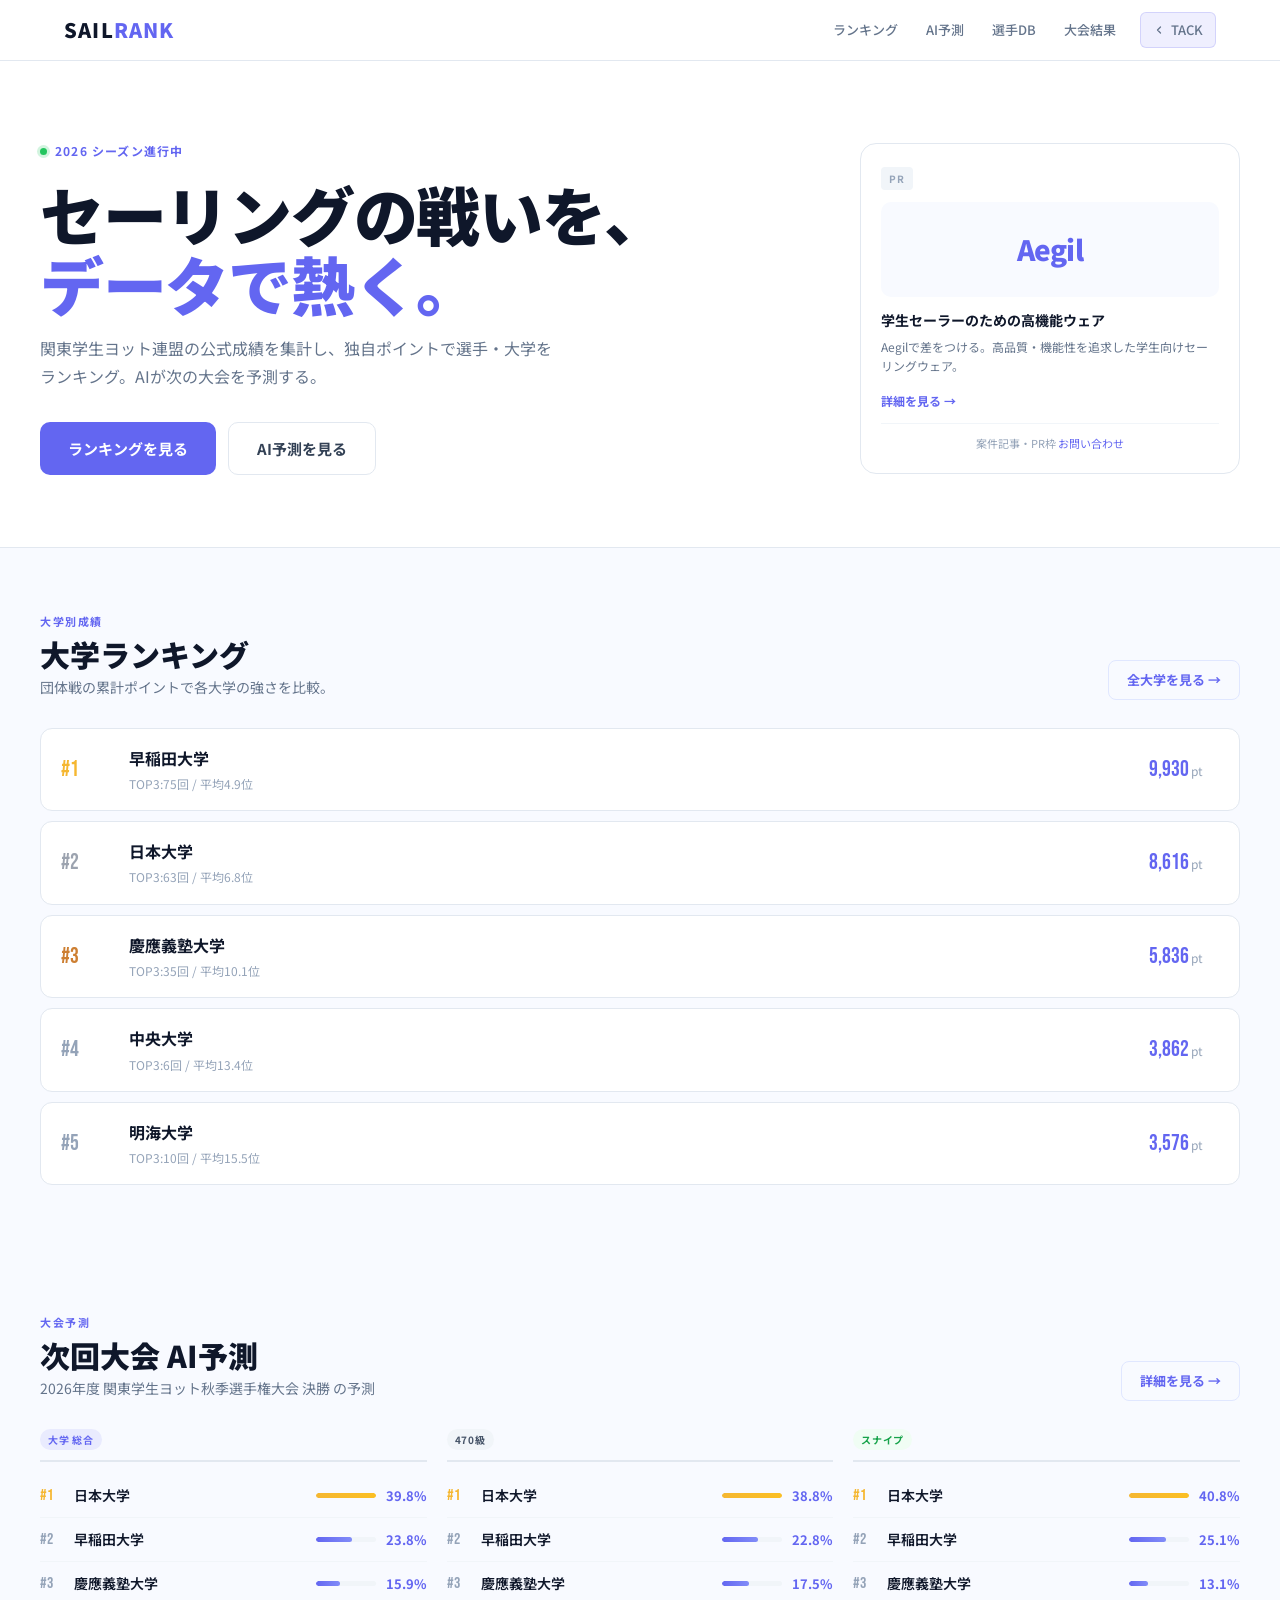
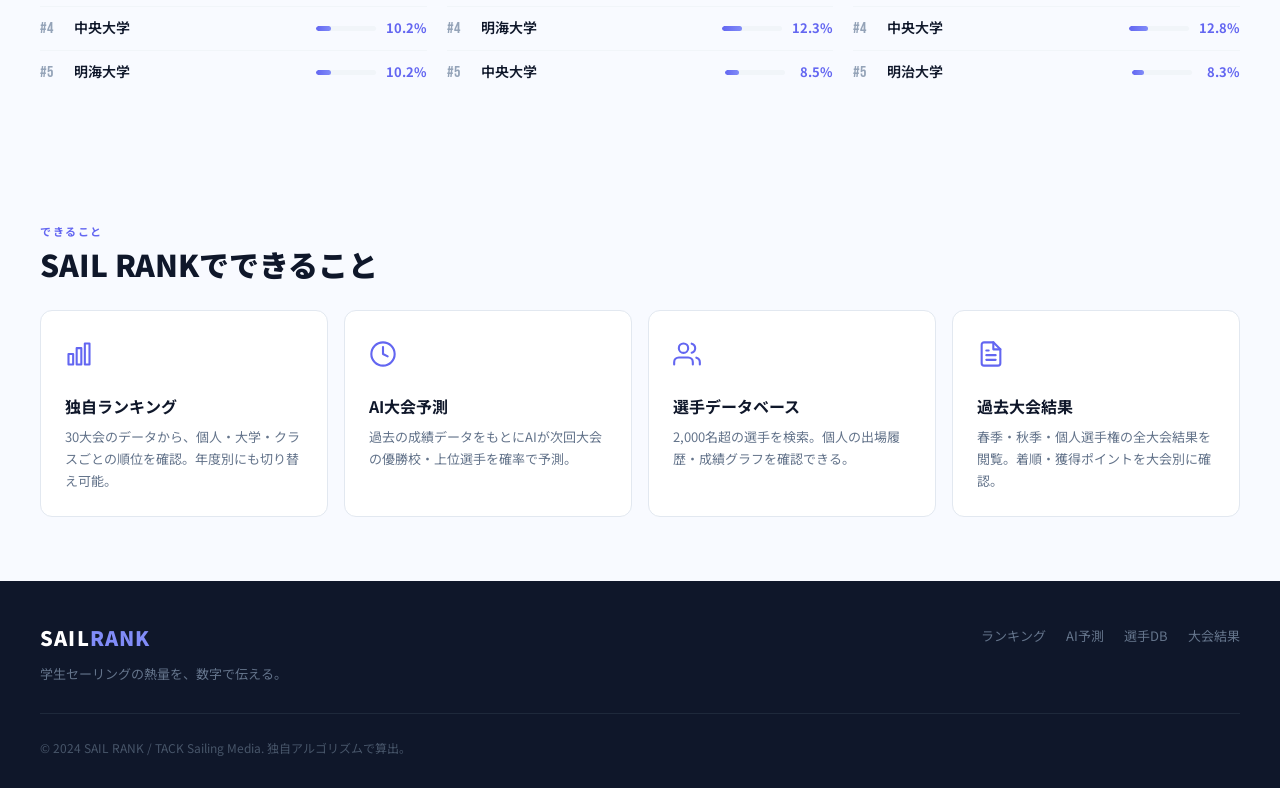
<file: sailrank.html>
<!doctype html>
<html lang="ja">
<head>
<meta charset="utf-8">
<meta name="viewport" content="width=device-width,initial-scale=1">
<title>SAIL RANK | TACK Sailing Media</title>
<link rel="preconnect" href="https://fonts.googleapis.com">
<link rel="preconnect" href="https://fonts.gstatic.com" crossorigin>
<link href="https://fonts.googleapis.com/css2?family=Bebas+Neue&family=Noto+Sans+JP:wght@400;500;700;900&display=swap" rel="stylesheet">
<link rel="stylesheet" href="css/style.css">
<style>
/* ── Hero ── */
.hero{padding:80px 24px 72px;background:#fff;border-bottom:1px solid #e2e8f0}
.hero-inner{max-width:1200px;margin:0 auto;display:grid;grid-template-columns:1fr 380px;gap:48px;align-items:center}
.hero-eyebrow{display:flex;align-items:center;gap:8px;font-size:12px;font-weight:700;color:#6366f1;letter-spacing:.1em;text-transform:uppercase;margin-bottom:18px}
.live-dot{width:7px;height:7px;border-radius:50%;background:#22c55e;box-shadow:0 0 0 3px rgba(34,197,94,.2);flex-shrink:0}
.hero-title{font-size:clamp(40px,5vw,64px);font-weight:900;color:#0f172a;line-height:1.08;letter-spacing:-.02em;margin-bottom:16px}
.hero-title em{font-style:normal;color:#6366f1}
.hero-desc{font-size:16px;color:#64748b;line-height:1.75;margin-bottom:32px;max-width:520px}
.hero-cta{display:flex;gap:12px;flex-wrap:wrap}
.btn-primary{display:inline-flex;align-items:center;padding:13px 28px;background:#6366f1;color:#fff;border-radius:10px;font-size:15px;font-weight:700;text-decoration:none;transition:all .2s}
.btn-primary:hover{background:#4f46e5;transform:translateY(-1px);box-shadow:0 8px 24px rgba(99,102,241,.3)}
.btn-ghost{display:inline-flex;align-items:center;padding:13px 28px;border:1.5px solid #e2e8f0;color:#334155;border-radius:10px;font-size:15px;font-weight:700;text-decoration:none;transition:all .2s}
.btn-ghost:hover{border-color:#6366f1;color:#6366f1}

/* ── PR Card (hero右) ── */
.pr-card{background:#fff;border:1.5px solid #e2e8f0;border-radius:16px;padding:20px;overflow:hidden}
.pr-label{display:inline-block;font-size:10px;font-weight:700;letter-spacing:.1em;background:#f1f5f9;color:#94a3b8;padding:3px 8px;border-radius:4px;margin-bottom:12px}
.pr-logo-area{background:#f8faff;border-radius:10px;padding:24px;display:flex;align-items:center;justify-content:center;min-height:80px;margin-bottom:12px}
.pr-logo-text{font-size:28px;font-weight:900;color:#6366f1;letter-spacing:-.02em}
.pr-title{font-size:14px;font-weight:700;color:#0f172a;margin-bottom:4px}
.pr-desc{font-size:12px;color:#64748b;line-height:1.6;margin-bottom:12px}
.pr-cta{font-size:12px;font-weight:700;color:#6366f1;text-decoration:none}
.pr-cta:hover{text-decoration:underline}
.pr-inquiry{margin-top:10px;padding-top:10px;border-top:1px solid #f1f5f9;font-size:11px;color:#94a3b8;text-align:center}



/* ── セクション共通 ── */
.sr-section{padding:64px 24px}
.sr-section.gray{background:#f8faff}
.sr-inner{max-width:1200px;margin:0 auto}
.sr-section-header{display:flex;align-items:flex-end;justify-content:space-between;margin-bottom:28px;flex-wrap:wrap;gap:12px}
.sr-section-label{font-size:11px;font-weight:700;letter-spacing:.14em;color:#6366f1;text-transform:uppercase;margin-bottom:5px}
.sr-section-title{font-size:clamp(22px,3vw,30px);font-weight:900;color:#0f172a;line-height:1.2}
.sr-section-desc{font-size:14px;color:#64748b;margin-top:4px}
.btn-link{font-size:13px;font-weight:700;color:#6366f1;text-decoration:none;white-space:nowrap}
.btn-link:hover{text-decoration:underline}

/* ── 大学ランキング ── */
.univ-list{display:flex;flex-direction:column;gap:10px}
.univ-row{display:grid;grid-template-columns:52px 1fr auto auto;align-items:center;gap:16px;background:#fff;border:1px solid #e2e8f0;border-radius:12px;padding:16px 20px;transition:box-shadow .2s}
.univ-row:hover{box-shadow:0 4px 16px rgba(99,102,241,.08);border-color:#c7d2fe}
.univ-row-rank{font-family:'Bebas Neue',cursive;font-size:22px;color:#94a3b8}
.univ-row.r1 .univ-row-rank{color:#f5b731}
.univ-row.r2 .univ-row-rank{color:#9ca3af}
.univ-row.r3 .univ-row-rank{color:#cd7f32}
.univ-row-name{font-size:16px;font-weight:700;color:#0f172a}
.univ-row-detail{font-size:12px;color:#94a3b8;margin-top:2px}
.univ-row-pt{font-family:'Bebas Neue',cursive;font-size:22px;color:#6366f1;white-space:nowrap}
.univ-row-pt small{font-family:'Noto Sans JP',sans-serif;font-size:12px;color:#94a3b8;margin-left:2px}

/* ── AI予測（3列） ── */
.forecast-cols{display:grid;grid-template-columns:repeat(3,1fr);gap:20px}
.fc-col-head{font-size:12px;font-weight:700;color:#64748b;letter-spacing:.06em;padding-bottom:10px;border-bottom:2px solid #e2e8f0;margin-bottom:12px;display:flex;align-items:center;gap:6px}
.fc-col-head .cls-badge{font-size:10px;padding:2px 8px;border-radius:99px;font-weight:700}
.badge-total{background:rgba(99,102,241,.1);color:#6366f1}
.badge-470{background:#f1f5f9;color:#475569}
.badge-snipe{background:#f0fdf4;color:#16a34a}
.fc-item{display:flex;align-items:center;gap:10px;padding:8px 0;border-bottom:1px solid #f1f5f9}
.fc-item:last-child{border-bottom:none}
.fc-item-rank{font-family:'Bebas Neue',cursive;font-size:16px;color:#94a3b8;width:24px;flex-shrink:0}
.fc-item-rank.gold{color:#f5b731}
.fc-item-name{flex:1;font-size:14px;font-weight:600;color:#0f172a}
.fc-item-bar-wrap{width:60px;height:5px;background:#f1f5f9;border-radius:99px;overflow:hidden}
.fc-item-bar{height:100%;background:linear-gradient(90deg,#6366f1,#818cf8);border-radius:99px;transition:width .5s ease}
.fc-item.gold .fc-item-bar{background:linear-gradient(90deg,#f5b731,#fbbf24)}
.fc-item-pct{font-size:13px;font-weight:700;color:#6366f1;white-space:nowrap;min-width:38px;text-align:right}

/* ── features ── */
.features-grid{display:grid;grid-template-columns:repeat(4,1fr);gap:16px}
.feature-card{background:#fff;border:1px solid #e2e8f0;border-radius:12px;padding:24px;text-decoration:none;transition:all .2s;display:block}
.feature-card:hover{border-color:#6366f1;box-shadow:0 4px 16px rgba(99,102,241,.1);transform:translateY(-2px)}
.feature-icon{margin-bottom:14px}
.feature-title{font-size:16px;font-weight:700;color:#0f172a;margin-bottom:6px}
.feature-desc{font-size:13px;color:#64748b;line-height:1.7}

@media(max-width:860px){
  .hero-inner{grid-template-columns:1fr}
  .pr-card{display:none}
  .forecast-cols{grid-template-columns:1fr}
  .features-grid{grid-template-columns:1fr 1fr}
  .kpi-item{padding:0 16px}
}
@media(max-width:560px){
  .features-grid{grid-template-columns:1fr}
  .kpi-item{padding:0 12px}
  .kpi-item b{font-size:28px}
}
</style>
</head>
<body>

<nav class="nav" id="nav">
  <div class="nav-inner">
    <a href="sailrank.html" class="logo">SAIL<span>RANK</span></a>
    <div class="nav-links">
      <a href="ranking.html">ランキング</a>
      <a href="forecast.html">AI予測</a>
      <a href="players.html">選手DB</a>
      <a href="results.html">大会結果</a>
      <a href="index.html" class="tack-back-btn">
        <svg width="12" height="12" viewBox="0 0 24 24" fill="none" stroke="currentColor" stroke-width="2.5" stroke-linecap="round" stroke-linejoin="round"><polyline points="15,18 9,12 15,6"/></svg>
        TACK
      </a>
    </div>
    <button class="hamburger" id="hamburger" aria-label="メニュー"><span></span><span></span><span></span></button>
  </div>
  <div class="mobile-menu" id="mobileMenu">
    <a href="ranking.html">ランキング</a>
    <a href="forecast.html">AI予測</a>
    <a href="players.html">選手DB</a>
    <a href="results.html">大会結果</a>
    <a href="index.html">← TACKトップへ</a>
  </div>
</nav>

<!-- ── Hero ── -->
<section class="hero">
  <div class="hero-inner">
    <div>
      <div class="hero-eyebrow"><span class="live-dot"></span>2026 シーズン進行中</div>
      <h1 class="hero-title">セーリングの戦いを、<br><em>データで熱く。</em></h1>
      <p class="hero-desc">関東学生ヨット連盟の公式成績を集計し、独自ポイントで選手・大学をランキング。AIが次の大会を予測する。</p>
      <div class="hero-cta">
        <a href="ranking.html" class="btn-primary">ランキングを見る</a>
        <a href="forecast.html" class="btn-ghost">AI予測を見る</a>
      </div>
    </div>
    <!-- PRカード -->
    <div class="pr-card">
      <div class="pr-label">PR</div>
      <div class="pr-logo-area">
        <div class="pr-logo-text">Aegil</div>
      </div>
      <div class="pr-title">学生セーラーのための高機能ウェア</div>
      <p class="pr-desc">Aegilで差をつける。高品質・機能性を追求した学生向けセーリングウェア。</p>
      <a href="#" class="pr-cta">詳細を見る →</a>
      <div class="pr-inquiry">案件記事・PR枠 <a href="mailto:info@tack-sailing.com" style="color:#6366f1">お問い合わせ</a></div>
    </div>
  </div>
</section>



<!-- ── 大学ランキング ── -->
<section class="sr-section">
  <div class="sr-inner">
    <div class="sr-section-header">
      <div>
        <div class="sr-section-label">大学別成績</div>
        <div class="sr-section-title">大学ランキング</div>
        <div class="sr-section-desc">団体戦の累計ポイントで各大学の強さを比較。</div>
      </div>
      <a href="ranking.html" class="btn-link">全大学を見る →</a>
    </div>
    <div class="univ-list" id="univList"></div>
  </div>
</section>

<!-- ── AI予測 ── -->
<section class="sr-section gray">
  <div class="sr-inner">
    <div class="sr-section-header">
      <div>
        <div class="sr-section-label">大会予測</div>
        <div class="sr-section-title">次回大会 AI予測</div>
        <div class="sr-section-desc" id="nextEventDesc">—</div>
      </div>
      <a href="forecast.html" class="btn-link">詳細を見る →</a>
    </div>
    <div class="forecast-cols">
      <!-- 大学総合 -->
      <div>
        <div class="fc-col-head"><span class="cls-badge badge-total">大学 総合</span></div>
        <div id="fcUnivTotal"></div>
      </div>
      <!-- 470級 -->
      <div>
        <div class="fc-col-head"><span class="cls-badge badge-470">470級</span></div>
        <div id="fcUniv470"></div>
      </div>
      <!-- スナイプ -->
      <div>
        <div class="fc-col-head"><span class="cls-badge badge-snipe">スナイプ</span></div>
        <div id="fcUnivSnipe"></div>
      </div>
    </div>
  </div>
</section>

<!-- ── できること ── -->
<section class="sr-section">
  <div class="sr-inner">
    <div class="sr-section-header">
      <div>
        <div class="sr-section-label">できること</div>
        <div class="sr-section-title">SAIL RANKでできること</div>
      </div>
    </div>
    <div class="features-grid">
      <a href="ranking.html" class="feature-card">
        <div class="feature-icon"><svg width="28" height="28" viewBox="0 0 24 24" fill="none" stroke="#6366f1" stroke-width="1.8" stroke-linecap="round" stroke-linejoin="round"><rect x="3" y="12" width="4" height="9"/><rect x="10" y="7" width="4" height="14"/><rect x="17" y="3" width="4" height="18"/></svg></div>
        <div class="feature-title">独自ランキング</div>
        <div class="feature-desc">30大会のデータから、個人・大学・クラスごとの順位を確認。年度別にも切り替え可能。</div>
      </a>
      <a href="forecast.html" class="feature-card">
        <div class="feature-icon"><svg width="28" height="28" viewBox="0 0 24 24" fill="none" stroke="#6366f1" stroke-width="1.8" stroke-linecap="round" stroke-linejoin="round"><circle cx="12" cy="12" r="10"/><polyline points="12,6 12,12 16,14"/></svg></div>
        <div class="feature-title">AI大会予測</div>
        <div class="feature-desc">過去の成績データをもとにAIが次回大会の優勝校・上位選手を確率で予測。</div>
      </a>
      <a href="players.html" class="feature-card">
        <div class="feature-icon"><svg width="28" height="28" viewBox="0 0 24 24" fill="none" stroke="#6366f1" stroke-width="1.8" stroke-linecap="round" stroke-linejoin="round"><path d="M17 21v-2a4 4 0 0 0-4-4H5a4 4 0 0 0-4 4v2"/><circle cx="9" cy="7" r="4"/><path d="M23 21v-2a4 4 0 0 0-3-3.87"/><path d="M16 3.13a4 4 0 0 1 0 7.75"/></svg></div>
        <div class="feature-title">選手データベース</div>
        <div class="feature-desc">2,000名超の選手を検索。個人の出場履歴・成績グラフを確認できる。</div>
      </a>
      <a href="results.html" class="feature-card">
        <div class="feature-icon"><svg width="28" height="28" viewBox="0 0 24 24" fill="none" stroke="#6366f1" stroke-width="1.8" stroke-linecap="round" stroke-linejoin="round"><path d="M14 2H6a2 2 0 0 0-2 2v16a2 2 0 0 0 2 2h12a2 2 0 0 0 2-2V8z"/><polyline points="14,2 14,8 20,8"/><line x1="16" y1="13" x2="8" y2="13"/><line x1="16" y1="17" x2="8" y2="17"/><polyline points="10,9 9,9 8,9"/></svg></div>
        <div class="feature-title">過去大会結果</div>
        <div class="feature-desc">春季・秋季・個人選手権の全大会結果を閲覧。着順・獲得ポイントを大会別に確認。</div>
      </a>
    </div>
  </div>
</section>

<footer class="footer">
  <div class="container">
    <div class="footer-inner">
      <div class="footer-brand"><div class="logo">SAIL<span>RANK</span></div><p>学生セーリングの熱量を、数字で伝える。</p></div>
      <div class="footer-links">
        <a href="ranking.html">ランキング</a><a href="forecast.html">AI予測</a>
        <a href="players.html">選手DB</a><a href="results.html">大会結果</a>
      </div>
    </div>
    <div class="footer-bottom"><small>© 2024 SAIL RANK / TACK Sailing Media. 独自アルゴリズムで算出。</small></div>
  </div>
</footer>

<script src="js/data.js"></script>
<script src="js/main.js"></script>
<script>
// ── 予測基準日・係数 ──
var TODAY = new Date(2026, 5, 11);
var LAMBDA = 400;
function getEventDate(year) {
  return year === 2026 ? new Date(2026,4,15) : new Date(year,9,15);
}
function dateWeight(d) {
  var diff = (TODAY - d) / 86400000;
  return Math.exp(-Math.max(0,diff) / LAMBDA);
}

// ── 大学スコア計算 ──
function calcUnivScores(clsFilter) {
  var suffixes = clsFilter === '470' ? ['sk470','cr470']
               : clsFilter === 'snipe' ? ['skSnipe','crSnipe']
               : ['sk470','cr470','skSnipe','crSnipe'];
  var univMap = {};
  [2016,2017,2018,2019,2020,2021,2022,2023,2024,2025,2026].forEach(function(yr) {
    var w = dateWeight(getEventDate(yr));
    suffixes.forEach(function(suffix) {
      var byUniv = {};
      (SITE_DATA['y'+yr+'_'+suffix]||[]).forEach(function(p) {
        if(!byUniv[p.univ]) byUniv[p.univ]=[];
        byUniv[p.univ].push(p.pt||0);
      });
      Object.keys(byUniv).forEach(function(u) {
        var top3 = byUniv[u].sort(function(a,b){return b-a;}).slice(0,3);
        if(!univMap[u]) univMap[u]=0;
        univMap[u] += top3.reduce(function(s,v){return s+v;},0) * w;
      });
    });
  });
  var arr = Object.keys(univMap).map(function(n){return{name:n,score:univMap[n]};})
    .sort(function(a,b){return b.score-a.score;}).slice(0,5);
  var total = arr.reduce(function(s,x){return s+x.score;},0);
  return arr.map(function(x,i){
    return{rank:i+1,name:x.name,pct:total>0?Math.round(x.score/total*1000)/10:0};
  });
}

// ── 大学ランキング描画（歴代） ──
function renderUnivList() {
  var data = (SITE_DATA.universityRanking || []).slice(0, 5);
  var rankCls = ['r1','r2','r3','',''];
  document.getElementById('univList').innerHTML = data.map(function(u, i) {
    return '<div class="univ-row ' + (rankCls[i]||'') + '">'
      + '<div class="univ-row-rank">#'+(i+1)+'</div>'
      + '<div><div class="univ-row-name">'+u.name+'</div>'
      + '<div class="univ-row-detail">TOP3:'+(u.top3||0)+'回 / 平均'+(u.avgRank||'-')+'位</div></div>'
      + '<div class="univ-row-pt">'+(u.pt||0).toLocaleString()+'<small>pt</small></div>'
      + '</div>';
  }).join('');
}

// ── AI予測描画 ──
function renderForecast() {
  var maxPct = {};
  ['total','470','snipe'].forEach(function(cls) {
    var d = calcUnivScores(cls);
    maxPct[cls] = d.length > 0 ? d[0].pct : 1;
    var elId = {total:'fcUnivTotal','470':'fcUniv470',snipe:'fcUnivSnipe'}[cls];
    document.getElementById(elId).innerHTML = d.map(function(u) {
      var isGold = u.rank === 1;
      var barW = maxPct[cls] > 0 ? Math.round(u.pct / maxPct[cls] * 100) : 0;
      return '<div class="fc-item'+(isGold?' gold':'')+'">'
        + '<div class="fc-item-rank'+(isGold?' gold':'')+'">#'+u.rank+'</div>'
        + '<div class="fc-item-name">'+u.name+'</div>'
        + '<div class="fc-item-bar-wrap"><div class="fc-item-bar" style="width:'+barW+'%"></div></div>'
        + '<div class="fc-item-pct">'+u.pct+'%</div>'
        + '</div>';
    }).join('');
  });
}



// ── 次回大会表示 ──
function renderNextEvent() {
  var ne = SITE_DATA.nextEvent || '次回大会';
  document.getElementById('nextEventDesc').textContent = ne + ' の予測';
}

document.addEventListener('DOMContentLoaded', function() {
  renderUnivList();
  renderForecast();
  renderNextEvent();
});
</script>

<script>
const hb=document.getElementById('hamburger'),mm=document.getElementById('mobileMenu');
if(hb&&mm)hb.addEventListener('click',()=>{hb.classList.toggle('active');mm.classList.toggle('open');});
window.addEventListener('scroll',()=>{
  document.getElementById('nav').style.boxShadow=window.scrollY>10?'0 2px 12px rgba(0,0,0,.06)':'';
});
</script>
</body>
</html>
</file>
<file: css/style.css>
:root{
  --bg:#050a18;
  --bg2:#0a1020;
  --border:rgba(255,255,255,.08);
  --accent:#00d4ff;
  --accent2:#6366f1;
  --gold:#f5b731;
  --muted:#475569;
  --muted2:#94a3b8;
  --surface:rgba(255,255,255,.04);
  --radius:12px;
  --font-display:'Bebas Neue',cursive;
  --font-body:'Noto Sans JP',sans-serif;
}

*,*::before,*::after{box-sizing:border-box;margin:0;padding:0}
html{scroll-behavior:smooth}
body{font-family:'Noto Sans JP',sans-serif;background:#f8faff;color:#0f172a;font-size:15px;line-height:1.7;-webkit-font-smoothing:antialiased}
a{text-decoration:none;color:inherit}
img{display:block;max-width:100%}

.tack-back-btn{display:inline-flex;align-items:center;gap:6px;background:rgba(99,102,241,.1);color:#4338ca;font-size:12px;font-weight:600;padding:5px 14px;border-radius:99px;border:1px solid rgba(99,102,241,.2);transition:all .2s;white-space:nowrap}
.tack-back-btn:hover{background:rgba(99,102,241,.2);color:#3730a3}
.tack-back-btn svg{flex-shrink:0}

.nav{position:sticky;top:0;z-index:100;background:#fff;border-bottom:1px solid #e2e8f0;transition:box-shadow .2s}
.nav-inner{max-width:1200px;margin:0 auto;padding:0 24px;height:60px;display:flex;align-items:center;justify-content:space-between;gap:16px}
.logo{font-size:20px;font-weight:900;letter-spacing:.06em;color:#0f172a}
.logo span{color:#6366f1}
.nav-links{display:flex;align-items:center;gap:4px}
.nav-links a{font-size:13px;font-weight:500;color:#64748b;padding:6px 12px;border-radius:6px;transition:all .15s}
.nav-links a:hover{color:#0f172a;background:#f1f5f9}
.nav-links .tack-back-btn{margin-left:8px}
.hamburger{display:none;flex-direction:column;gap:5px;cursor:pointer;background:none;border:none;padding:6px}
.hamburger span{width:20px;height:2px;background:#0f172a;border-radius:2px;display:block}
.mobile-menu{display:none;flex-direction:column;background:#fff;border-bottom:1px solid #e2e8f0}
.mobile-menu.open{display:flex}
.mobile-menu a{padding:13px 24px;font-size:14px;font-weight:500;color:#0f172a;border-bottom:1px solid #f1f5f9;transition:background .15s}
.mobile-menu a:hover{background:#f8faff}
.mobile-menu a:last-child{border:none}

.hero{background:#fff;border-bottom:1px solid #e2e8f0;padding:56px 24px 48px}
.hero-inner{max-width:1200px;margin:0 auto;display:grid;grid-template-columns:1fr auto;gap:48px;align-items:center}
.hero-eyebrow{display:inline-flex;align-items:center;gap:8px;font-size:11px;font-weight:700;letter-spacing:.14em;color:#6366f1;text-transform:uppercase;margin-bottom:14px}
.live-dot{width:7px;height:7px;border-radius:50%;background:#22c55e;flex-shrink:0}
.hero-title{font-size:clamp(28px,4vw,44px);font-weight:900;color:#0f172a;line-height:1.2;margin-bottom:14px}
.hero-title em{color:#6366f1;font-style:normal}
.hero-desc{font-size:16px;color:#64748b;line-height:1.85;max-width:520px;margin-bottom:28px}
.hero-cta{display:flex;gap:10px;flex-wrap:wrap}
.btn-primary{background:#6366f1;color:#fff;font-size:14px;font-weight:700;padding:11px 24px;border-radius:8px;transition:background .2s}
.btn-primary:hover{background:#4f46e5}
.btn-ghost{border:1.5px solid #e2e8f0;color:#0f172a;font-size:14px;font-weight:500;padding:10px 24px;border-radius:8px;transition:all .2s}
.btn-ghost:hover{border-color:#6366f1;color:#6366f1}
.hero-mvp{background:#f8faff;border:1.5px solid #e0e7ff;border-radius:16px;padding:24px 28px;min-width:200px}
.mvp-label{font-size:10px;font-weight:700;letter-spacing:.12em;color:#6366f1;text-transform:uppercase;margin-bottom:10px}
.mvp-name{font-size:20px;font-weight:900;color:#0f172a;margin-bottom:3px}
.mvp-univ{font-size:12px;color:#64748b;margin-bottom:14px}
.mvp-stats{display:flex;gap:16px}
.mvp-stat{display:flex;flex-direction:column}
.mvp-stat b{font-size:18px;font-weight:900;color:#6366f1;line-height:1}
.mvp-stat small{font-size:10px;color:#94a3b8;margin-top:2px;letter-spacing:.06em}

.kpi-bar{background:#6366f1;border-bottom:1px solid #4f46e5}
.kpi-bar-inner{max-width:1200px;margin:0 auto;display:flex;align-items:center;padding:0 24px}
.kpi-item{display:flex;align-items:center;gap:8px;padding:14px 0;flex:1;justify-content:center}
.kpi-item b{font-size:18px;font-weight:900;color:#fff}
.kpi-item span{font-size:12px;color:rgba(255,255,255,.7)}
.kpi-divider{width:1px;height:24px;background:rgba(255,255,255,.2);flex-shrink:0}

.section{padding:52px 24px}
.section.section-gray{background:#f8faff}
.container{max-width:1200px;margin:0 auto}
.section-header{display:flex;align-items:flex-end;justify-content:space-between;margin-bottom:28px;gap:16px;flex-wrap:wrap}
.section-label{font-size:11px;font-weight:700;letter-spacing:.14em;color:#6366f1;text-transform:uppercase;margin-bottom:5px}
.section-title{font-size:22px;font-weight:900;color:#0f172a;margin-bottom:4px}
.section-desc{font-size:13px;color:#64748b}
.btn-link{font-size:13px;font-weight:600;color:#6366f1;border:1.5px solid #e0e7ff;padding:8px 18px;border-radius:8px;white-space:nowrap;transition:all .2s}
.btn-link:hover{background:#e0e7ff}

.rank-table{background:#fff;border:1px solid #e2e8f0;border-radius:12px;overflow:hidden}
.rank-header{display:grid;grid-template-columns:56px 1fr 160px 80px 80px;padding:11px 20px;background:#f8faff;border-bottom:1px solid #e2e8f0;font-size:11px;font-weight:700;letter-spacing:.1em;color:#94a3b8;text-transform:uppercase}
.rank-row{display:grid;grid-template-columns:56px 1fr 160px 80px 80px;padding:13px 20px;border-bottom:1px solid #f1f5f9;align-items:center;transition:background .15s;cursor:pointer}
.rank-row:last-child{border:none}
.rank-row:hover{background:#f8faff}
.rank-pos{font-size:18px;font-weight:900;color:#cbd5e1}
.rank-pos.p1{color:#f59e0b}
.rank-pos.p2{color:#94a3b8}
.rank-pos.p3{color:#b45309}
.rank-name{font-size:14px;font-weight:700;color:#0f172a}
.rank-meta{font-size:11px;color:#94a3b8;margin-top:1px}
.rank-univ{font-size:13px;color:#475569}
.rank-cls{font-size:12px;color:#94a3b8}
.rank-role{font-size:12px;font-weight:700}
.role-sk{color:#6366f1}
.role-cr{color:#f59e0b}
.rank-score{text-align:right;font-size:16px;font-weight:900;color:#6366f1}
.text-right{text-align:right}

.forecast-grid{display:grid;grid-template-columns:repeat(auto-fill,minmax(200px,1fr));gap:14px}
.forecast-card{background:#fff;border:1px solid #e2e8f0;border-radius:12px;padding:18px 20px;transition:border-color .2s;cursor:pointer}
.forecast-card:hover{border-color:#6366f1}
.fc-rank{font-size:11px;font-weight:700;letter-spacing:.1em;color:#94a3b8;text-transform:uppercase;margin-bottom:6px}
.fc-univ{font-size:14px;font-weight:700;color:#0f172a;margin-bottom:10px}
.fc-bar-wrap{height:5px;background:#e0e7ff;border-radius:99px;overflow:hidden;margin-bottom:6px}
.fc-bar{height:100%;background:#6366f1;border-radius:99px}
.fc-pct{font-size:15px;font-weight:900;color:#6366f1}
.fc-meta{font-size:11px;color:#94a3b8;margin-top:2px}

.univ-grid{display:grid;grid-template-columns:repeat(auto-fill,minmax(220px,1fr));gap:12px}
.univ-card{background:#fff;border:1px solid #e2e8f0;border-radius:12px;padding:16px 18px;display:grid;grid-template-columns:32px 1fr auto;gap:12px;align-items:center;transition:border-color .2s;cursor:pointer}
.univ-card:hover{border-color:#6366f1}
.uc-rank{font-size:16px;font-weight:900;color:#cbd5e1}
.uc-rank.u1{color:#f59e0b}
.uc-name{font-size:13px;font-weight:700;color:#0f172a}
.uc-detail{font-size:11px;color:#94a3b8;margin-top:1px}
.uc-pt{font-size:14px;font-weight:900;color:#6366f1}

.features-grid{display:grid;grid-template-columns:repeat(auto-fill,minmax(240px,1fr));gap:14px}
.feature-card{background:#fff;border:1px solid #e2e8f0;border-radius:12px;padding:22px 24px;transition:border-color .2s;cursor:pointer;display:block}
.feature-card:hover{border-color:#6366f1}
.feature-icon{font-size:26px;margin-bottom:12px}
.feature-title{font-size:15px;font-weight:700;color:#0f172a;margin-bottom:6px}
.feature-desc{font-size:13px;color:#64748b;line-height:1.65}

.sponsor-section{background:#fff;border-top:1px solid #e2e8f0;padding:52px 24px}
.sponsor-inner{max-width:1200px;margin:0 auto}
.sponsor-header{display:flex;align-items:flex-start;justify-content:space-between;margin-bottom:28px;gap:16px;flex-wrap:wrap}
.sponsor-eyebrow{font-size:11px;font-weight:700;letter-spacing:.14em;color:#6366f1;text-transform:uppercase;margin-bottom:5px}
.sponsor-title{font-size:22px;font-weight:900;color:#0f172a;margin-bottom:4px}
.sponsor-sub{font-size:13px;color:#64748b;max-width:440px}
.sponsor-cta-link{font-size:13px;font-weight:600;color:#6366f1;white-space:nowrap;padding-top:4px}
.sponsor-cta-link:hover{text-decoration:underline}
.sponsor-grid-top{display:grid;grid-template-columns:2fr 1fr 1fr;gap:12px;margin-bottom:12px}
.s-card{border:1.5px solid #e2e8f0;border-radius:12px;display:flex;flex-direction:column;align-items:center;justify-content:center;padding:24px;min-height:100px;background:#fff;transition:border-color .2s}
.s-card:hover{border-color:#6366f1}
.s-title{border-color:#e0e7ff;background:#f8faff}
.s-title-badge{font-size:10px;font-weight:700;letter-spacing:.12em;text-transform:uppercase;color:#6366f1;margin-bottom:8px}
.s-gold-label{font-size:10px;font-weight:700;letter-spacing:.12em;text-transform:uppercase;color:#d97706;margin-bottom:8px}
.s-open-name{font-size:14px;font-weight:600;color:#cbd5e1}
.s-open-plus{font-size:20px;color:#e2e8f0;margin-top:4px}
.s-title-desc{font-size:11px;color:#94a3b8;margin-top:6px}
.sponsor-grid-sm{display:grid;grid-template-columns:repeat(4,1fr);gap:10px;margin-bottom:24px}
.s-partner{border:1px dashed #e2e8f0;border-radius:10px;padding:14px;display:flex;flex-direction:column;align-items:center;justify-content:center;min-height:64px}
.s-partner-label{font-size:10px;color:#94a3b8;letter-spacing:.08em;text-transform:uppercase;margin-bottom:4px}
.s-partner-name{font-size:13px;font-weight:600;color:#cbd5e1}
.sponsor-recruit{background:#f8faff;border:1px solid #e0e7ff;border-radius:12px;padding:24px 28px;display:flex;align-items:center;justify-content:space-between;gap:24px;flex-wrap:wrap}
.recruit-title{font-size:15px;font-weight:700;color:#0f172a;margin-bottom:6px}
.recruit-desc{font-size:13px;color:#64748b;margin-bottom:12px;line-height:1.65}
.recruit-packages{display:flex;gap:6px;flex-wrap:wrap}
.pkg-badge{font-size:11px;font-weight:700;padding:3px 10px;border-radius:99px}
.pkg-title{background:#e0e7ff;color:#4338ca}
.pkg-gold{background:#fef3c7;color:#92400e}
.pkg-partner{background:#f1f5f9;color:#475569}
.recruit-contact{background:#6366f1;color:#fff;font-size:14px;font-weight:700;padding:12px 24px;border-radius:8px;white-space:nowrap;transition:background .2s;flex-shrink:0}
.recruit-contact:hover{background:#4f46e5}

.footer{background:#0f172a;padding:40px 24px 28px}
.footer-inner{max-width:1200px;margin:0 auto;display:flex;align-items:flex-start;justify-content:space-between;gap:24px;flex-wrap:wrap;margin-bottom:28px}
.footer-brand .logo{color:#fff;margin-bottom:8px}
.footer-brand .logo span{color:#818cf8}
.footer-brand p{font-size:13px;color:#64748b}
.footer-brand p a{color:#818cf8}
.footer-links{display:flex;gap:20px;flex-wrap:wrap;padding-top:4px}
.footer-links a{font-size:13px;color:#64748b;transition:color .15s}
.footer-links a:hover{color:#fff}
.footer-bottom{max-width:1200px;margin:0 auto;border-top:1px solid #1e293b;padding-top:20px}
.footer-bottom small{font-size:12px;color:#475569}

@media(max-width:900px){
  .rank-header,.rank-row{grid-template-columns:44px 1fr 80px 80px}
  .rank-header span:nth-child(3),.rank-row .rank-univ{display:none}
  .hero-inner{grid-template-columns:1fr}
  .hero-mvp{display:none}
  .sponsor-grid-top{grid-template-columns:1fr 1fr}
  .sponsor-grid-sm{grid-template-columns:1fr 1fr}
}
@media(max-width:600px){
  .nav-links a:not(.tack-back-btn){display:none}
  .hamburger{display:flex}
  .hero{padding:36px 16px 32px}
  .kpi-item span{display:none}
  .section{padding:36px 16px}
  .rank-header,.rank-row{grid-template-columns:40px 1fr 72px}
  .sponsor-grid-top{grid-template-columns:1fr}
  .sponsor-grid-sm{grid-template-columns:1fr 1fr}
  .sponsor-recruit{flex-direction:column}
  .features-grid{grid-template-columns:1fr}
  .tack-back-btn{display:none!important}
  /* サブページ */
  .page-hero{padding:40px 16px 32px}
  .page-title{font-size:clamp(28px,7vw,44px)}
  .tab-wrap{padding:16px 16px 0}
  .tab-panels{padding:16px 16px 60px}
  .year-btn{font-size:13px;padding:6px 12px}
  .cat-btn{font-size:11px;padding:5px 10px}
  .player-grid{grid-template-columns:1fr;padding:0 16px 60px}
  .search-bar{padding:0 16px}
  .forecast-page-grid{grid-template-columns:1fr;padding:20px 16px 60px}
    }

/* ── サブページ共通 ── */
.page-hero{padding:72px 24px 52px;background:#fff;border-bottom:1px solid #e2e8f0}
.page-hero-inner{max-width:1200px;margin:auto}
.page-title{font-size:clamp(36px,5vw,56px);font-weight:900;color:#0f172a;line-height:1.1;margin-bottom:10px;letter-spacing:-.01em}
.page-desc{font-size:15px;color:#64748b;line-height:1.75}

/* ── ランキング ── */
.tab-wrap{max-width:1200px;margin:0 auto;padding:32px 24px 0}
.year-tabs{display:flex;gap:6px;flex-wrap:wrap;margin-bottom:16px}
.year-btn{padding:7px 18px;border:1.5px solid #e2e8f0;border-radius:99px;background:transparent;color:#64748b;font-size:14px;font-weight:700;cursor:pointer;transition:all .2s;font-family:'Noto Sans JP',sans-serif}
.year-btn:hover{border-color:#6366f1;color:#6366f1}
.year-btn.active{background:#6366f1;border-color:#6366f1;color:#fff}
.cat-group-label{font-size:11px;font-weight:700;letter-spacing:.12em;color:#94a3b8;text-transform:uppercase;margin-bottom:8px;margin-top:4px}
.cat-tabs{display:flex;gap:4px;flex-wrap:wrap;margin-bottom:8px}
.cat-btn{padding:6px 14px;border:1.5px solid #e2e8f0;border-radius:99px;background:transparent;color:#64748b;font-size:12px;font-weight:700;cursor:pointer;transition:all .2s;font-family:'Noto Sans JP',sans-serif}
.cat-btn:hover{border-color:#6366f1;color:#6366f1}
.cat-btn.active{background:#e0e7ff;border-color:#c7d2fe;color:#4338ca}
.tab-panels{max-width:1200px;margin:0 auto;padding:24px 24px 80px}
.panel-header{display:flex;justify-content:space-between;align-items:center;margin-bottom:16px;flex-wrap:wrap;gap:8px}
.panel-title{font-size:20px;font-weight:900;color:#0f172a}
.rank-table{background:#fff;border:1px solid #e2e8f0;border-radius:12px;overflow:hidden}
.rank-header{display:grid;padding:11px 20px;background:#f8faff;border-bottom:1px solid #e2e8f0;font-size:11px;font-weight:700;letter-spacing:.1em;color:#94a3b8;text-transform:uppercase}
.h6{grid-template-columns:52px 1fr 150px 80px 80px 80px}
.r6{grid-template-columns:52px 1fr 150px 80px 80px 80px}
.h-univ{grid-template-columns:52px 1fr 70px 60px 90px 90px}
.r-univ{grid-template-columns:52px 1fr 70px 60px 90px 90px}
.rank-row{display:grid;padding:13px 20px;border-bottom:1px solid #f1f5f9;align-items:center;transition:background .15s;cursor:pointer}
.rank-row:last-child{border-bottom:none}
.rank-row:hover{background:#f8faff}
.rank-num{font-size:18px;font-weight:900;color:#cbd5e1}
.top1 .rank-num{color:#f59e0b}
.top2 .rank-num{color:#94a3b8}
.top3 .rank-num{color:#b45309}
.rank-name{font-size:15px;font-weight:700;color:#0f172a}
.rank-sub{font-size:12px;color:#94a3b8;margin-top:1px}
.rank-univ{font-size:13px;color:#475569}
.rank-cls{font-size:12px;color:#94a3b8}
.rank-role{font-size:12px;font-weight:700}
.role-sk{color:#6366f1}
.role-cr{color:#f59e0b}
.rank-pt{text-align:right;font-size:16px;font-weight:900;color:#6366f1}
.text-right{text-align:right}
.empty{padding:40px;text-align:center;color:#94a3b8}
@media(max-width:700px){
  .h6,.r6{grid-template-columns:44px 1fr 70px}
  .h6>*:nth-child(n+4),.r6>*:nth-child(n+4){display:none}
  .h-univ,.r-univ{grid-template-columns:44px 1fr 70px}
  .h-univ>*:nth-child(n+4),.r-univ>*:nth-child(n+4){display:none}
}

/* ── 選手DB ── */
.search-bar{max-width:1200px;margin:32px auto 0;padding:0 24px}
.search-input{width:100%;padding:14px 20px;background:#fff;border:1.5px solid #e2e8f0;border-radius:10px;color:#0f172a;font-size:15px;font-family:'Noto Sans JP',sans-serif;outline:none;transition:border-color .2s}
.search-input::placeholder{color:#94a3b8}
.search-input:focus{border-color:#6366f1;box-shadow:0 0 0 3px rgba(99,102,241,.1)}
.player-grid{max-width:1200px;margin:24px auto;padding:0 24px 80px;display:grid;grid-template-columns:repeat(auto-fill,minmax(280px,1fr));gap:12px}
.player-card{background:#fff;border:1px solid #e2e8f0;border-radius:12px;padding:18px 20px;cursor:pointer;transition:all .2s}
.player-card:hover{border-color:#6366f1;transform:translateY(-2px);box-shadow:0 4px 16px rgba(99,102,241,.08)}
.pc-name{font-size:15px;font-weight:700;color:#0f172a;margin-bottom:4px}
.pc-univ{font-size:13px;color:#64748b}
.pc-meta{display:flex;gap:8px;margin-top:8px;flex-wrap:wrap}
.pc-tag{font-size:11px;font-weight:700;padding:2px 8px;border-radius:99px}
.tag-sk{background:#e0e7ff;border:1px solid #c7d2fe;color:#4338ca}
.tag-cr{background:#fef3c7;border:1px solid #fde68a;color:#92400e}
.tag-470{background:#f1f5f9;color:#64748b;border:1px solid #e2e8f0}
.tag-snipe{background:#f1f5f9;color:#64748b;border:1px solid #e2e8f0}
.pc-pt{font-size:20px;font-weight:900;color:#6366f1;margin-top:6px}
.modal-overlay{display:none;position:fixed;inset:0;background:rgba(15,23,42,.4);z-index:200;align-items:center;justify-content:center;padding:24px}
.modal-overlay.open{display:flex}
.modal{background:#fff;border:1px solid #e2e8f0;border-radius:16px;max-width:700px;width:100%;max-height:85vh;overflow-y:auto;padding:32px;box-shadow:0 20px 60px rgba(0,0,0,.1)}
.modal-close{float:right;background:none;border:none;color:#94a3b8;font-size:24px;cursor:pointer;line-height:1}
.modal-name{font-size:38px;font-weight:900;color:#0f172a;margin-bottom:4px;letter-spacing:-.02em}
.modal-univ{font-size:14px;color:#64748b;margin-bottom:16px}
.modal-stats{display:grid;grid-template-columns:repeat(3,1fr);gap:10px;margin-bottom:24px}
.stat-card{background:#f8faff;border:1px solid #e2e8f0;border-radius:10px;padding:14px;text-align:center}
.stat-val{font-size:26px;font-weight:900;color:#6366f1}
.stat-label{font-size:11px;color:#94a3b8;font-weight:700;letter-spacing:.08em;margin-top:2px;text-transform:uppercase}
.chart-title{font-size:12px;font-weight:700;color:#64748b;margin-bottom:12px;letter-spacing:.06em;text-transform:uppercase}
.chart-wrap{background:#f8faff;border:1px solid #e2e8f0;border-radius:10px;padding:16px;margin-bottom:20px}
canvas{width:100%!important}
.record-table{width:100%;border-collapse:collapse;font-size:13px;margin-top:8px}
.record-table th{text-align:left;padding:8px 10px;font-size:11px;font-weight:700;letter-spacing:.1em;color:#94a3b8;text-transform:uppercase;border-bottom:1px solid #e2e8f0}
.record-table td{padding:10px;border-bottom:1px solid #f1f5f9;color:#475569}
.record-table tr:last-child td{border-bottom:none}
.record-rank{font-size:16px;font-weight:900;color:#6366f1}

/* ── AI予測 ── */
.forecast-page-grid{display:grid;grid-template-columns:1fr 320px;gap:24px;max-width:1200px;margin:0 auto;padding:48px 24px 80px}
.forecast-list{display:flex;flex-direction:column;gap:12px}
.fc-row{background:#fff;border:1px solid #e2e8f0;border-radius:12px;padding:18px 24px;display:grid;grid-template-columns:48px 1fr 90px;align-items:center;gap:16px;transition:border-color .2s}
.fc-row:hover{border-color:#6366f1}
.fc-row.rank1{border-color:#fde68a;background:#fffbeb}
.fc-rank{font-size:28px;font-weight:900;color:#cbd5e1;text-align:center}
.fc-row.rank1 .fc-rank{color:#f59e0b}
.fc-name{font-size:15px;font-weight:700;color:#0f172a;margin-bottom:8px}
.fc-bar{height:5px;background:#e0e7ff;border-radius:99px;overflow:hidden;margin-bottom:5px}
.fc-bar-fill{height:100%;background:linear-gradient(90deg,#4f46e5,#6366f1);border-radius:99px}
.fc-meta{font-size:12px;color:#94a3b8}
.fc-pct{text-align:right;font-size:28px;font-weight:900;color:#6366f1}
.fc-pct small{font-size:14px}
.event-badge{display:inline-flex;align-items:center;gap:8px;background:#e0e7ff;border:1px solid #c7d2fe;border-radius:99px;padding:7px 16px;font-size:13px;font-weight:700;color:#4338ca;margin-bottom:20px}
.side-card{background:#fff;border:1px solid #e2e8f0;border-radius:12px;padding:24px;margin-bottom:16px}
.side-card h3{font-size:16px;font-weight:900;color:#0f172a;margin-bottom:12px}
.side-card p{font-size:13px;color:#64748b;line-height:1.75}
.side-card ul{font-size:13px;color:#64748b;line-height:2;margin-top:8px;padding-left:1em}
.ai-disclaimer{font-size:12px;color:#94a3b8;border-top:1px solid #e2e8f0;padding-top:12px;margin-top:12px;line-height:1.7}
@media(max-width:900px){.forecast-page-grid{grid-template-columns:1fr}}

/* ── 大会結果 ── */
.year-nav{max-width:1200px;margin:32px auto 0;padding:0 24px;display:flex;gap:8px;flex-wrap:wrap}
.year-content{display:none;padding:32px 24px 80px;max-width:1200px;margin:auto}
.year-content.active{display:block}
.year-heading{font-size:36px;font-weight:900;color:#6366f1;letter-spacing:-.01em;margin-bottom:24px;border-bottom:1px solid #e2e8f0;padding-bottom:12px}
.event-card{background:#fff;border:1px solid #e2e8f0;border-radius:12px;margin-bottom:16px;overflow:hidden}
.event-card.open .event-body{display:block}
.event-card-header{display:flex;align-items:center;justify-content:space-between;padding:18px 24px;cursor:pointer;transition:background .15s;gap:16px}
.event-card-header:hover{background:#f8faff}
.event-name{font-size:15px;font-weight:700;color:#0f172a;margin-bottom:3px}
.event-meta{font-size:12px;color:#64748b}
.event-winner{font-size:18px;font-weight:900;color:#f59e0b}
.event-winner small{font-size:11px;font-weight:500;color:#94a3b8;display:block;letter-spacing:.1em}
.event-body{border-top:1px solid #f1f5f9;padding:20px 24px;display:none}
.event-date-note{font-size:12px;color:#64748b;margin-bottom:10px}
.result-table{width:100%;border-collapse:collapse;font-size:13px}
.result-table th{text-align:left;padding:8px 10px;font-size:11px;font-weight:700;letter-spacing:.1em;color:#94a3b8;text-transform:uppercase;border-bottom:1px solid #e2e8f0}
.result-table td{padding:10px;border-bottom:1px solid #f1f5f9;color:#475569}
.result-table tr:last-child td{border-bottom:none}
.rank-cell{font-size:16px;font-weight:900;color:#94a3b8}
.rank-1{color:#f59e0b}
.rank-2{color:#94a3b8}
.rank-3{color:#b45309}
.player-cell{font-size:14px;font-weight:700;color:#0f172a}
.crew-cell{color:#64748b;font-size:13px}
.pdf-dl-btn{display:inline-flex;align-items:center;gap:6px;padding:7px 14px;background:#f8faff;border:1px solid #e2e8f0;border-radius:8px;color:#64748b;font-size:13px;font-weight:500;text-decoration:none;transition:all .2s}
.pdf-dl-btn:hover{border-color:#6366f1;color:#6366f1}
.nav-active{color:#0f172a!important;font-weight:700!important}

.toggle-icon{font-size:12px;color:#94a3b8;transition:transform .2s;flex-shrink:0}
.event-card.open .toggle-icon{transform:rotate(180deg)}
</file>
